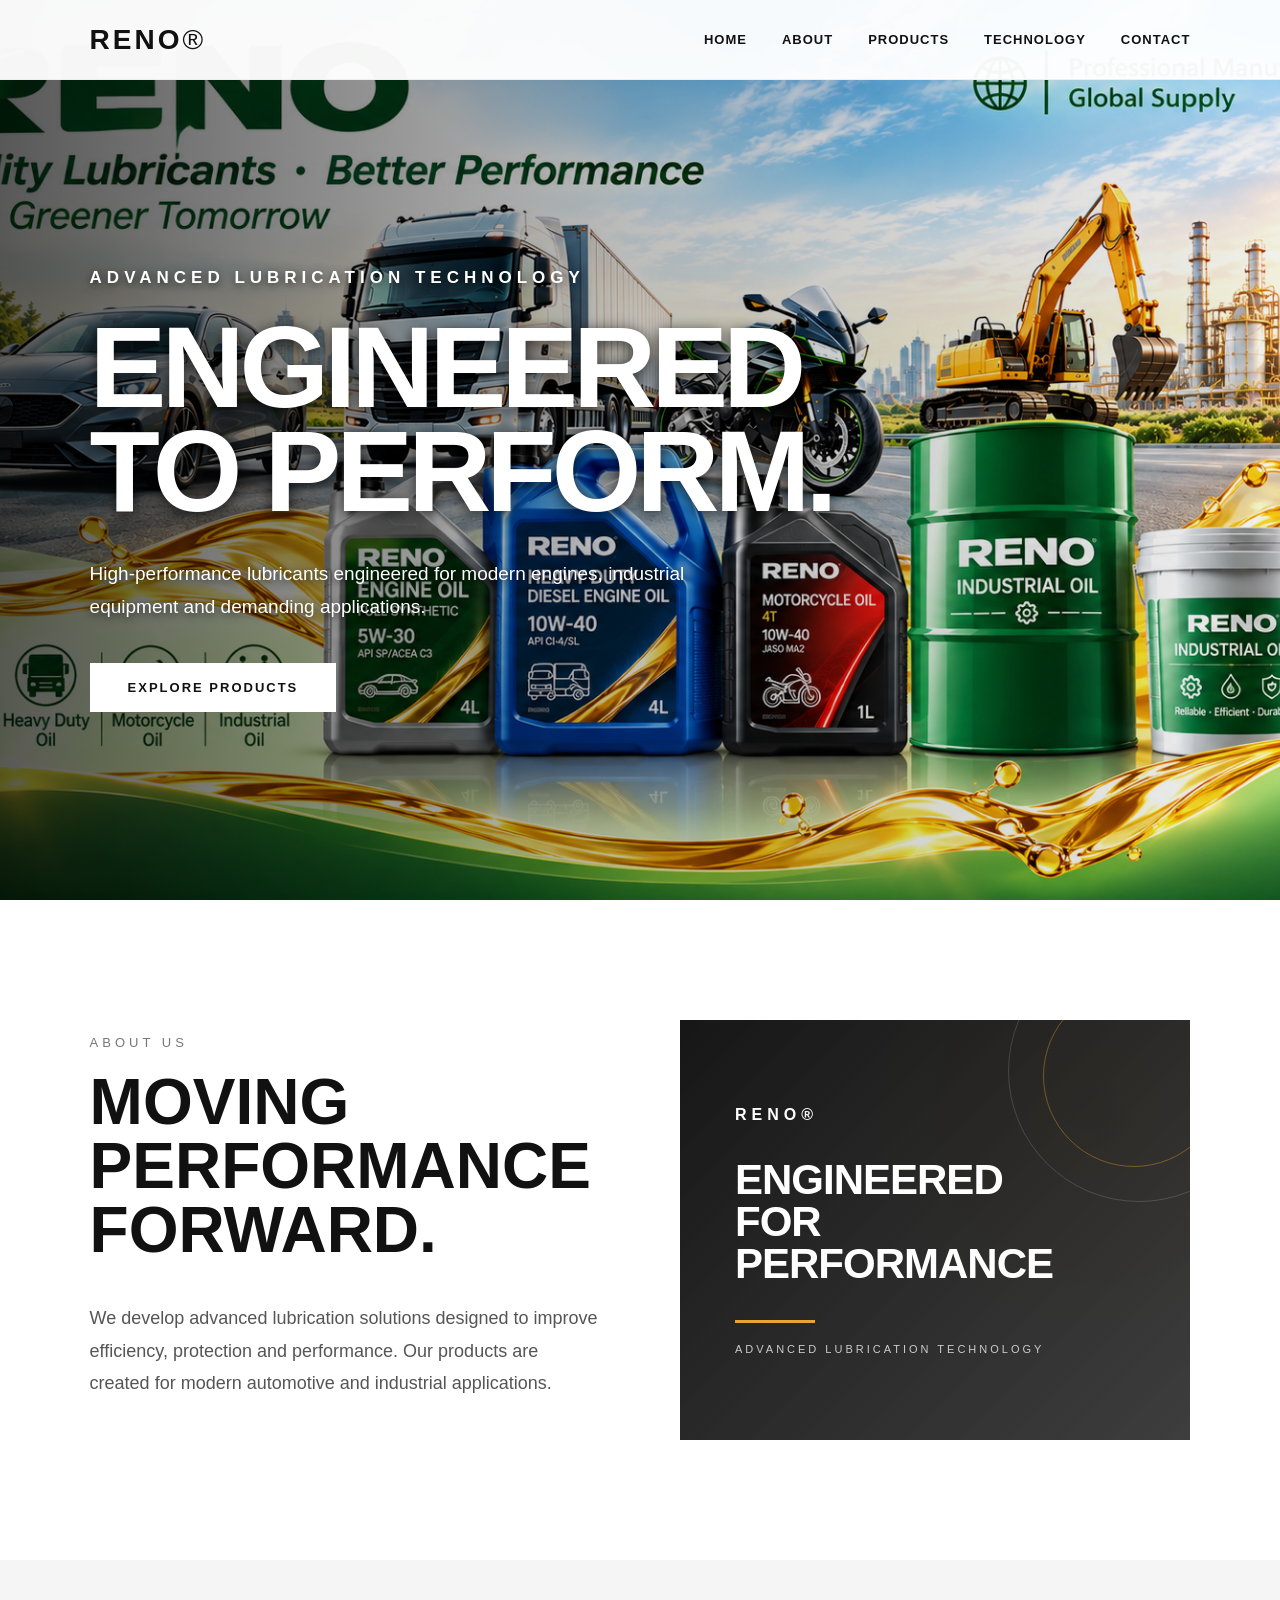
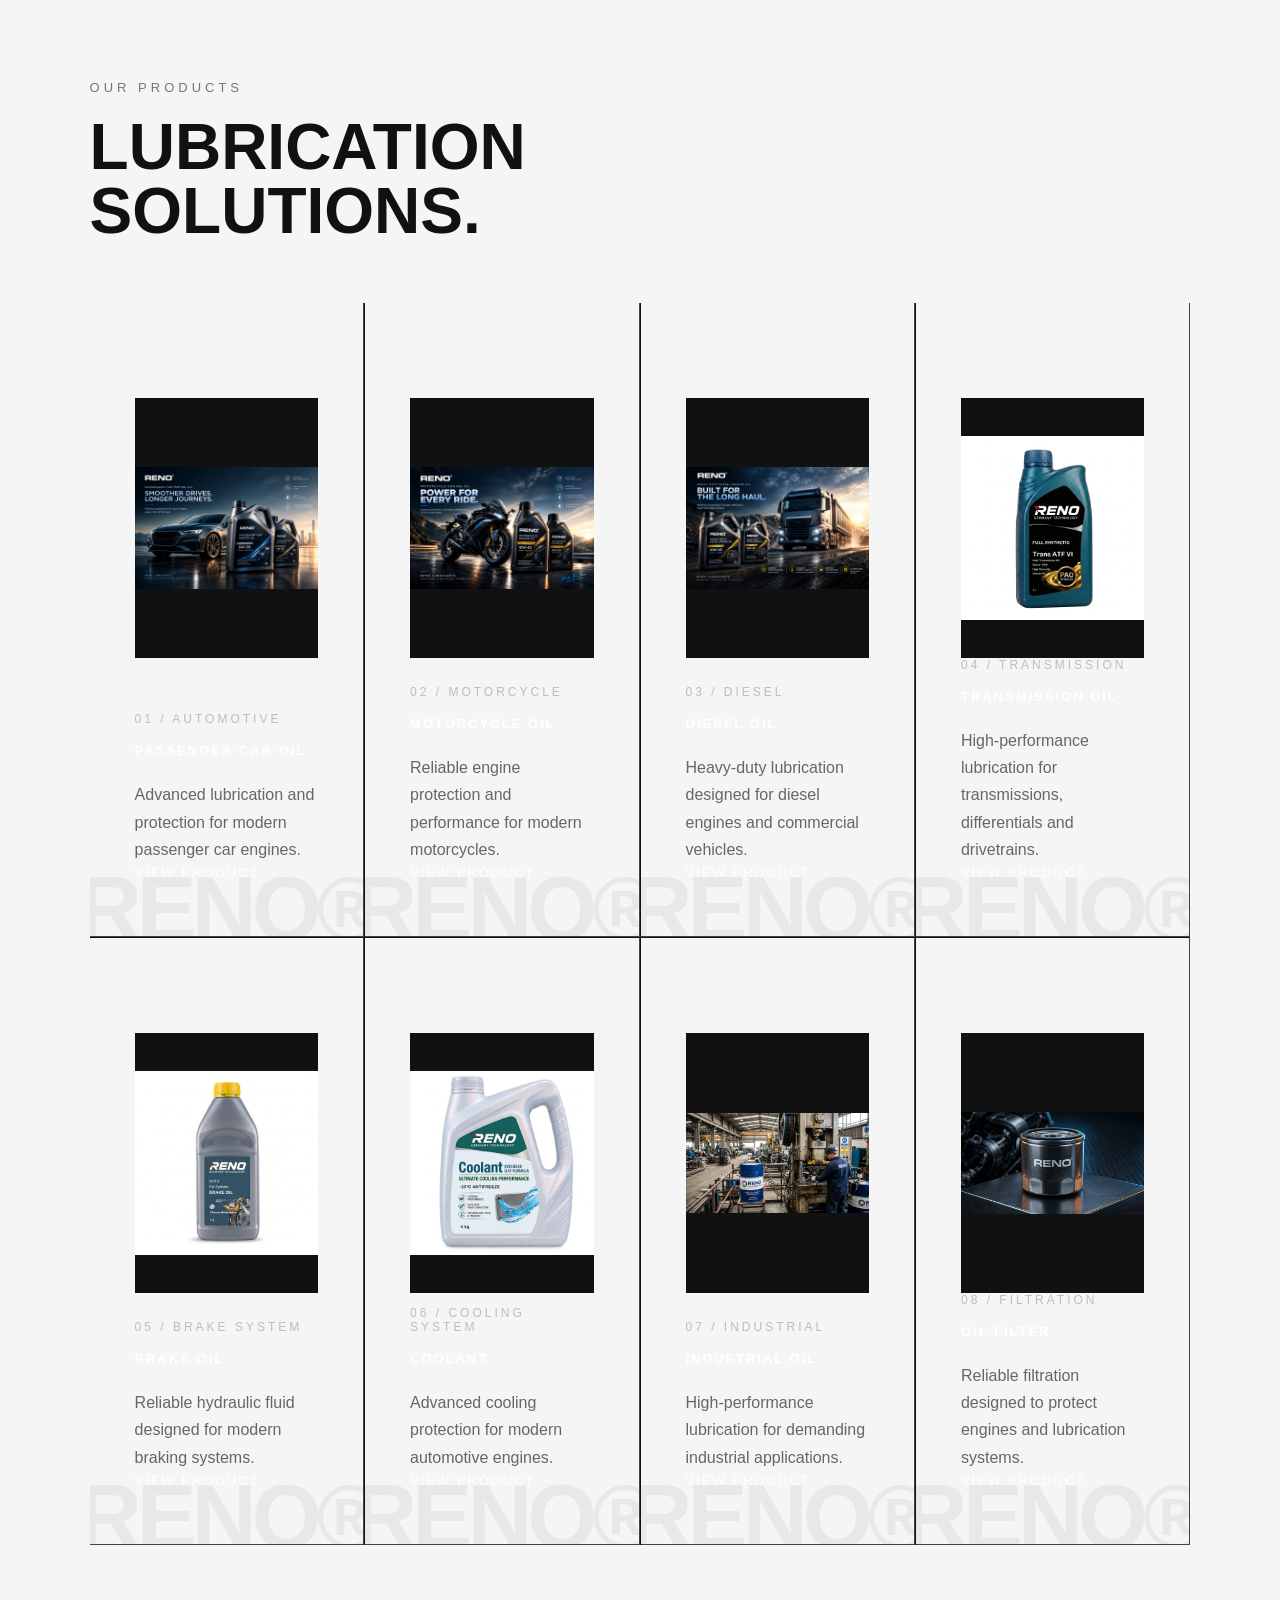
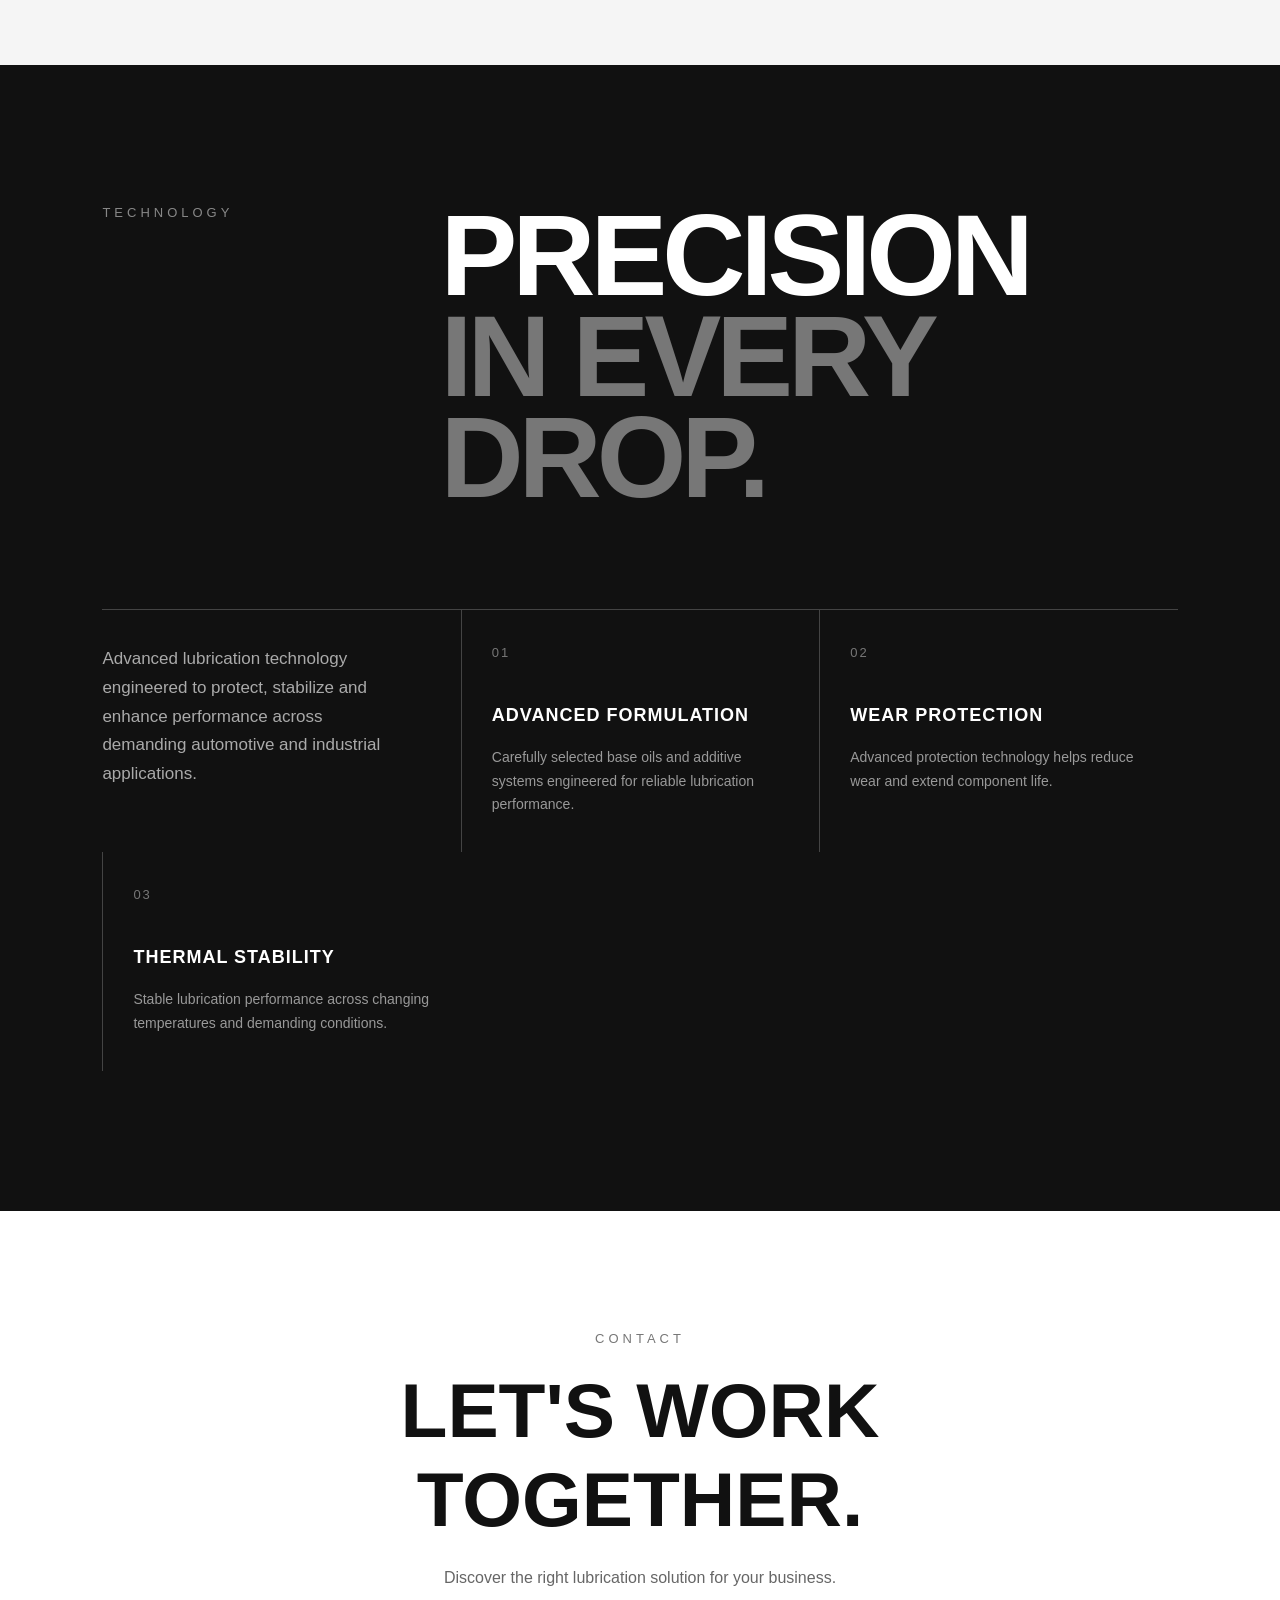
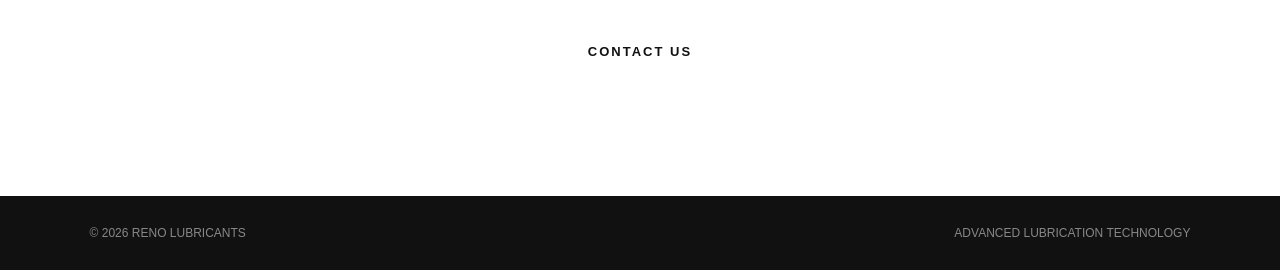
<file: index.html>
<!DOCTYPE html>
<html lang="en">
<head>
    <meta charset="UTF-8">
    <meta name="viewport" content="width=device-width, initial-scale=1.0">
<link rel="stylesheet" href="css/style.css">
    <title>RENO Lubricants</title>

    
</head>

<body>

    <!-- Navigation -->

    <header>
        <div class="logo">
            RENO<span>®</span>
        </div>

        <nav>
            <a href="#home">HOME</a>
            <a href="about.html">ABOUT</a>
            <div class="nav-dropdown">
    <a href="products.html">PRODUCTS</a>

    <div class="dropdown-menu">
        <a href="passenger-car-oil.html">PASSENGER CAR OIL</a>
        <a href="motorcycle-oil.html">MOTORCYCLE OIL</a>
        <a href="diesel-oil.html">DIESEL OIL</a>
        <a href="transmission-oil.html">TRANSMISSION OIL</a>
        <a href="brake-oil.html">BRAKE OIL</a>
        <a href="coolant.html">COOLANT</a>
        <a href="industrial-oil-new.html">INDUSTRIAL OIL</a>
        <a href="oil-filter.html">OIL FILTER</a>
    </div>
</div>
            <a href="#technology">TECHNOLOGY</a>
            <a href="#contact">CONTACT</a>
        </nav>
    </header>


    <!-- Hero -->

    <section class="hero" id="home">

        <div class="hero-content">

            <div class="hero-small">
                ADVANCED LUBRICATION TECHNOLOGY
            </div>

            <h1>
                ENGINEERED<br>
                TO PERFORM.
            </h1>

            <p>
                High-performance lubricants engineered for
                modern engines, industrial equipment and demanding
                applications.
            </p>

            <a class="button" href="#products">
                EXPLORE PRODUCTS
            </a>

        </div>

    </section>


    <!-- About -->

    <section id="about">

        <div class="about">

            <div class="about-text">

                <div class="section-title">
                    ABOUT US
                </div>

                <h2 class="section-heading">
                    MOVING<br>
                    PERFORMANCE
                    FORWARD.
                </h2>

                <p>
                    We develop advanced lubrication solutions designed
                    to improve efficiency, protection and performance.
                    Our products are created for modern automotive and
                    industrial applications.
                </p>

            </div>

<div class="about-box">
    <div class="about-box-number">RENO®</div>
    <div class="about-box-text">
        ENGINEERED<br>
        FOR PERFORMANCE
    </div>
    <div class="about-box-line"></div>
    <div class="about-box-small">
        ADVANCED LUBRICATION TECHNOLOGY
    </div>
</div>

        </div>

    </section>


    <!-- Products -->

    <section class="products-section" id="products">

    <div class="section-title">
        OUR PRODUCTS
    </div>

    <h2 class="section-heading">
        LUBRICATION<br>
        SOLUTIONS.
    </h2>

    <div class="products">

<!-- 01 Passenger Car Oil -->
<div class="product-card">

    <a href="passenger-car-oil.html" class="product-image">
        <img src="images/passenger-car.jpg" alt="Passenger Car Oil">
    </a>

    <div class="product-info">

        <div class="product-number">
            01 / AUTOMOTIVE
        </div>

        <h3>
            <a href="passenger-car-oil.html">PASSENGER CAR OIL</a>
        </h3>

        <p>
            Advanced lubrication and protection for
            modern passenger car engines.
        </p>

        <a href="passenger-car-oil.html" class="product-link">
            VIEW PRODUCT →
        </a>

    </div>

</div>


        <!-- 02 Motorcycle Oil -->
        <div class="product-card">

    <a href="motorcycle-oil.html" class="product-image">
        <img src="images/motorcycle.jpg" alt="Motorcycle Oil">
    </a>

    <div class="product-info">

        <div class="product-number">
            02 / MOTORCYCLE
        </div>

        <h3>
            <a href="motorcycle-oil.html">MOTORCYCLE OIL</a>
        </h3>

        <p>
            Reliable engine protection and performance
            for modern motorcycles.
        </p>

        <a href="motorcycle-oil.html" class="product-link">
            VIEW PRODUCT →
        </a>

    </div>

</div>


        <!-- 03 Diesel Oil -->
        <div class="product-card">

    <a href="diesel-oil.html" class="product-image">
        <img src="images/diesel.jpg" alt="Diesel Oil">
    </a>

    <div class="product-info">

        <div class="product-number">
            03 / DIESEL
        </div>

        <h3>
            <a href="diesel-oil.html">DIESEL OIL</a>
        </h3>

        <p>
            Heavy-duty lubrication designed for
            diesel engines and commercial vehicles.
        </p>

        <a href="diesel-oil.html" class="product-link">
            VIEW PRODUCT →
        </a>

    </div>

</div>


        <!-- 04 Transmission Oil -->
       <div class="product-card">

    <a href="transmission-oil.html" class="product-image">
        <img src="images/transmission.jpg" alt="Transmission Oil">
    </a>

    <div class="product-info">

        <div class="product-number">
            04 / TRANSMISSION
        </div>

        <h3>
            <a href="transmission-oil.html">TRANSMISSION OIL</a>
        </h3>

        <p>
            High-performance lubrication for
            transmissions, differentials and drivetrains.
        </p>

        <a href="transmission-oil.html" class="product-link">
            VIEW PRODUCT →
        </a>

    </div>

</div>


        <!-- 05 Brake Oil -->
        <div class="product-card">

    <a href="brake-oil.html" class="product-image">
        <img src="images/brake.jpg" alt="Brake Oil">
    </a>

    <div class="product-info">

        <div class="product-number">
            05 / BRAKE SYSTEM
        </div>

        <h3>
            <a href="brake-oil.html">BRAKE OIL</a>
        </h3>

        <p>
            Reliable hydraulic fluid designed for
            modern braking systems.
        </p>

        <a href="brake-oil.html" class="product-link">
            VIEW PRODUCT →
        </a>

    </div>

</div>


        <!-- 06 Coolant -->
        <div class="product-card">

    <a href="coolant.html" class="product-image">
        <img src="images/coolant.jpg" alt="Coolant">
    </a>

    <div class="product-info">

        <div class="product-number">
            06 / COOLING SYSTEM
        </div>

        <h3>
            <a href="coolant.html">COOLANT</a>
        </h3>

        <p>
            Advanced cooling protection for
            modern automotive engines.
        </p>

        <a href="coolant.html" class="product-link">
            VIEW PRODUCT →
        </a>

    </div>

</div>


        <!-- 07 Industrial Oil -->
       <div class="product-card">

    <a href="industrial-oil-new.html" class="product-image">
        <img src="images/industrial.jpg" alt="Industrial Oil">
    </a>

    <div class="product-info">

        <div class="product-number">
            07 / INDUSTRIAL
        </div>

        <h3>
            <a href="industrial-oil-new.html">INDUSTRIAL OIL</a>
        </h3>

        <p>
            High-performance lubrication for
            demanding industrial applications.
        </p>

        <a href="industrial-oil-new.html" class="product-link">
            VIEW PRODUCT →
        </a>

    </div>

</div>

        <!-- 08 Oil Filter -->
        <div class="product-card">

    <a href="oil-filter.html" class="product-image">
        <img src="images/filter.jpg" alt="Oil Filter">
    </a>

    <div class="product-info">

        <div class="product-number">
            08 / FILTRATION
        </div>

        <h3>
            <a href="oil-filter.html">OIL FILTER</a>
        </h3>

        <p>
            Reliable filtration designed to protect
            engines and lubrication systems.
        </p>

        <a href="oil-filter.html" class="product-link">
            VIEW PRODUCT →
        </a>

    </div>

</div>

</section>


<!-- Technology -->

<section class="technology" id="technology">

    <div class="technology-header">

        <div class="section-title">
            TECHNOLOGY
        </div>

        <div class="technology-main-title">
            PRECISION<br>
            <span>IN EVERY DROP.</span>
        </div>

    </div>


    <div class="technology-grid">

        <div class="technology-intro">
            <p>
                Advanced lubrication technology engineered to protect,
                stabilize and enhance performance across demanding
                automotive and industrial applications.
            </p>
        </div>


        <div class="technology-item">

            <span class="technology-number">01</span>

            <div>
                <h3>ADVANCED FORMULATION</h3>
                <p>
                    Carefully selected base oils and additive systems
                    engineered for reliable lubrication performance.
                </p>
            </div>

        </div>


        <div class="technology-item">

            <span class="technology-number">02</span>

            <div>
                <h3>WEAR PROTECTION</h3>
                <p>
                    Advanced protection technology helps reduce wear
                    and extend component life.
                </p>
            </div>

        </div>


        <div class="technology-item">

            <span class="technology-number">03</span>

            <div>
                <h3>THERMAL STABILITY</h3>
                <p>
                    Stable lubrication performance across changing
                    temperatures and demanding conditions.
                </p>
            </div>

        </div>

    </div>

</section>


    <!-- Contact -->

    <section class="contact" id="contact">

        <div class="section-title">
            CONTACT
        </div>

        <h2>
            LET'S WORK<br>
            TOGETHER.
        </h2>

        <p>
            Discover the right lubrication solution for your business.
        </p>

        <a class="button" href="mailto:info@example.com">
            CONTACT US
        </a>

    </section>


    <!-- Footer -->

    <footer>

        <div>
            © 2026 RENO LUBRICANTS
        </div>

        <div>
            ADVANCED LUBRICATION TECHNOLOGY
        </div>

    </footer>
<script src="js/script.js"></script>
</body>
</html>
</file>
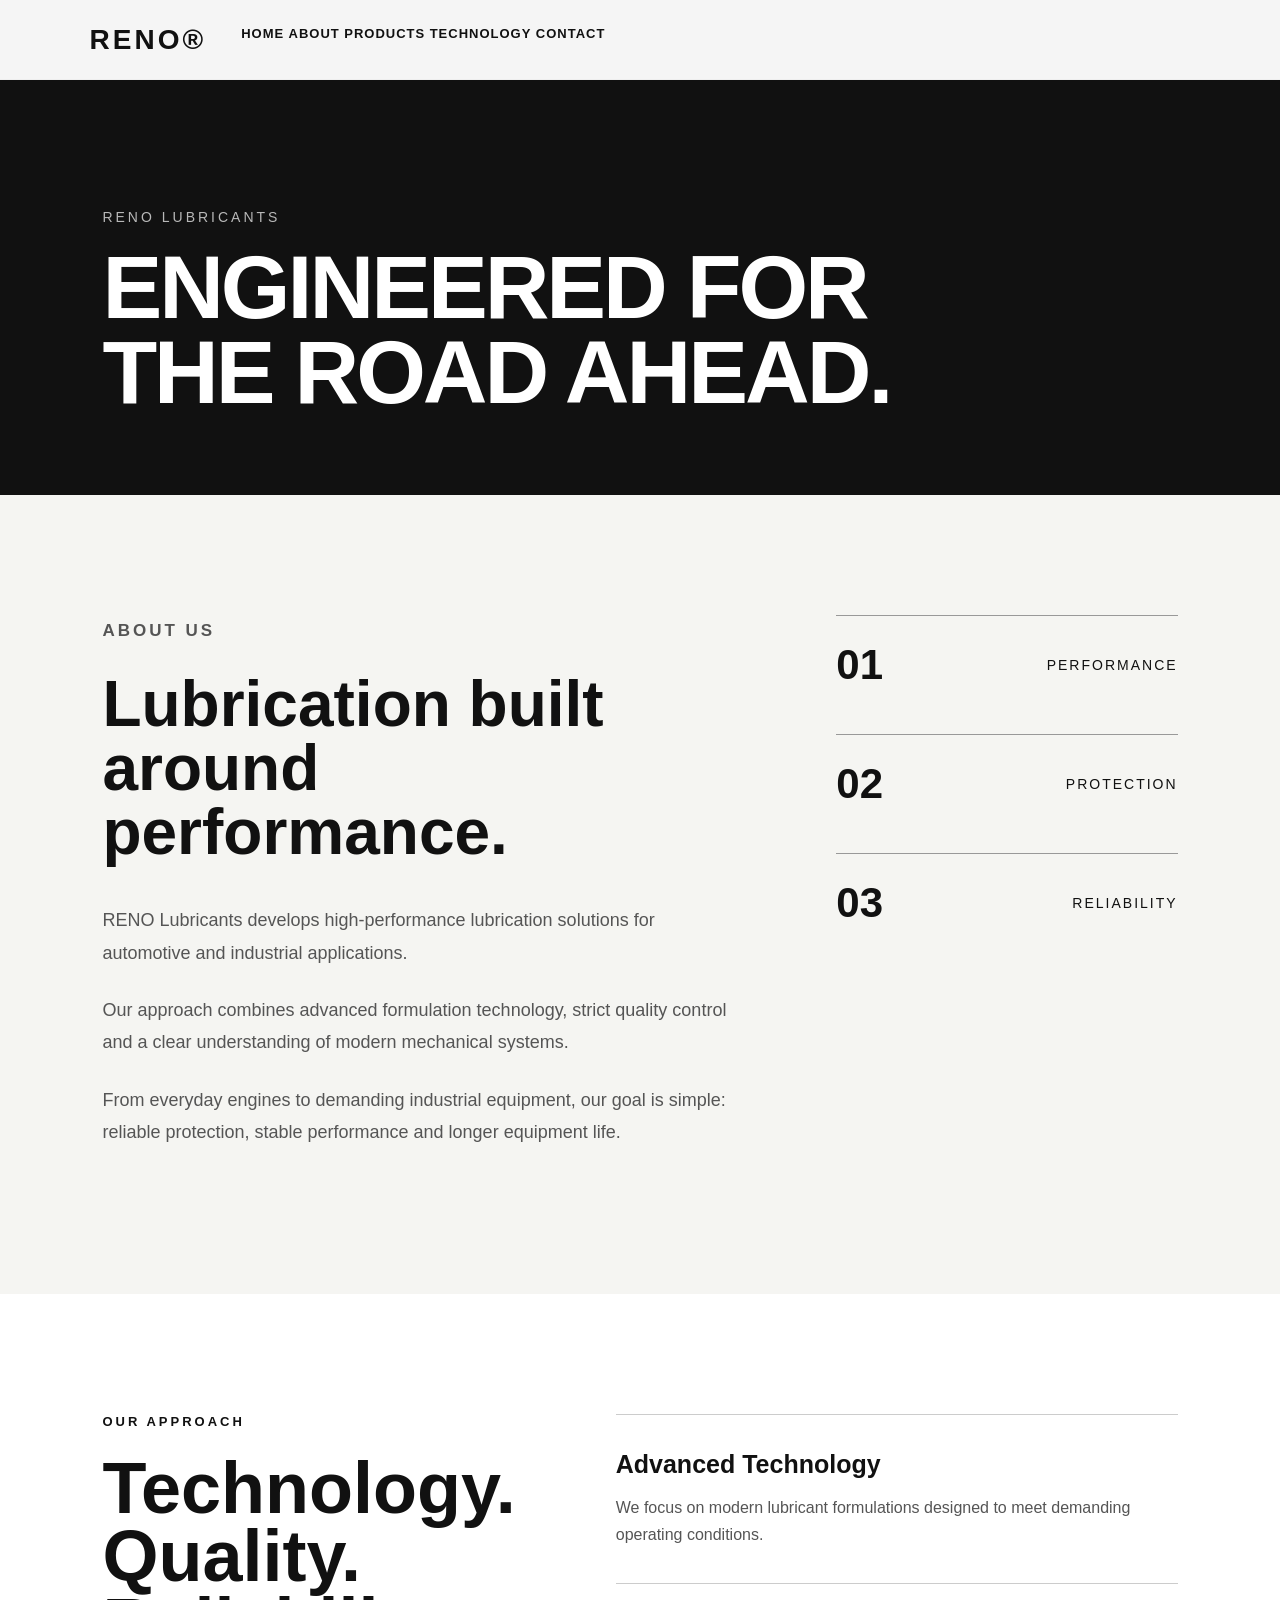
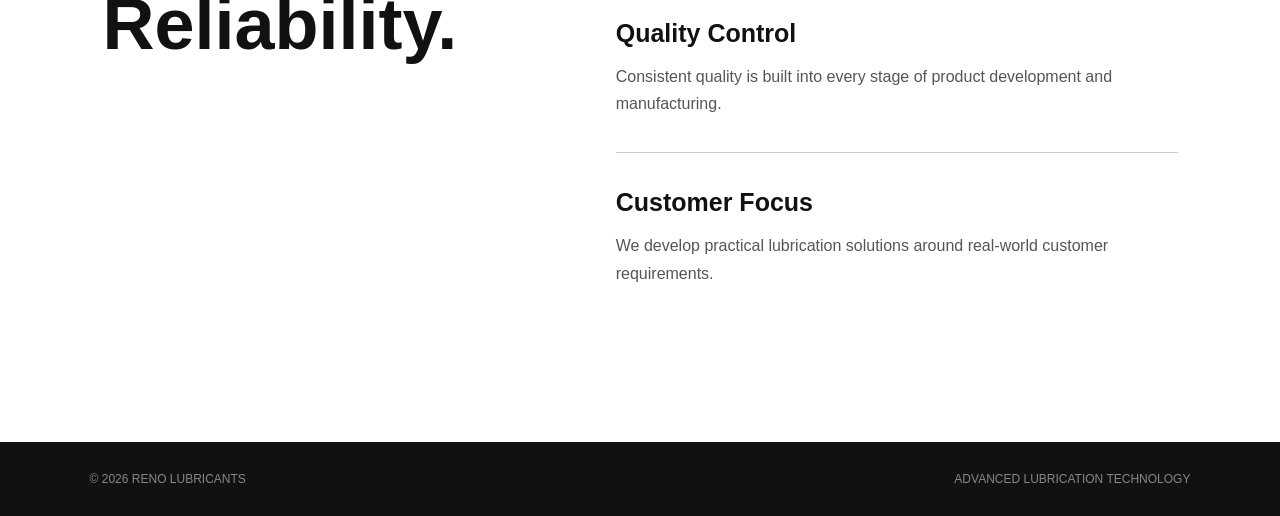
<file: about.html>
<!DOCTYPE html>
<html lang="en">
<head>
    <meta charset="UTF-8">
    <meta name="viewport" content="width=device-width, initial-scale=1.0">

    <link rel="stylesheet" href="css/style.css">

    <title>About Us | RENO Lubricants</title>
</head>

<body>

    <header>
        <nav>
            <div class="logo">RENO®</div>

            <div class="nav-links">
                <a href="index.html">HOME</a>
                <a href="about.html">ABOUT</a>
                <a href="index.html#products">PRODUCTS</a>
                <a href="index.html#technology">TECHNOLOGY</a>
                <a href="index.html#contact">CONTACT</a>
            </div>
        </nav>
    </header>


    <main>

        <section class="page-hero">
            <div>
                <p>RENO LUBRICANTS</p>
                <h1>ENGINEERED FOR<br>THE ROAD AHEAD.</h1>
            </div>
        </section>


        <section class="about-content">

            <div class="about-text">
                <p class="section-label">ABOUT US</p>

                <h2>Lubrication built around performance.</h2>

                <p>
                    RENO Lubricants develops high-performance lubrication
                    solutions for automotive and industrial applications.
                </p>

                <p>
                    Our approach combines advanced formulation technology,
                    strict quality control and a clear understanding of
                    modern mechanical systems.
                </p>

                <p>
                    From everyday engines to demanding industrial equipment,
                    our goal is simple: reliable protection, stable
                    performance and longer equipment life.
                </p>
            </div>


            <div class="about-stats">

                <div class="stat">
                    <strong>01</strong>
                    <span>Performance</span>
                </div>

                <div class="stat">
                    <strong>02</strong>
                    <span>Protection</span>
                </div>

                <div class="stat">
                    <strong>03</strong>
                    <span>Reliability</span>
                </div>

            </div>

        </section>


        <section class="about-values">

            <div>
                <p class="section-label">OUR APPROACH</p>
                <h2>Technology.<br>Quality.<br>Reliability.</h2>
            </div>

            <div class="value-list">

                <div class="value-item">
                    <h3>Advanced Technology</h3>
                    <p>
                        We focus on modern lubricant formulations designed
                        to meet demanding operating conditions.
                    </p>
                </div>

                <div class="value-item">
                    <h3>Quality Control</h3>
                    <p>
                        Consistent quality is built into every stage of
                        product development and manufacturing.
                    </p>
                </div>

                <div class="value-item">
                    <h3>Customer Focus</h3>
                    <p>
                        We develop practical lubrication solutions around
                        real-world customer requirements.
                    </p>
                </div>

            </div>

        </section>

    </main>


    <footer>

        <div>
            © 2026 RENO LUBRICANTS
        </div>

        <div>
            ADVANCED LUBRICATION TECHNOLOGY
        </div>

    </footer>


    <script src="js/script.js"></script>

</body>
</html>
</file>
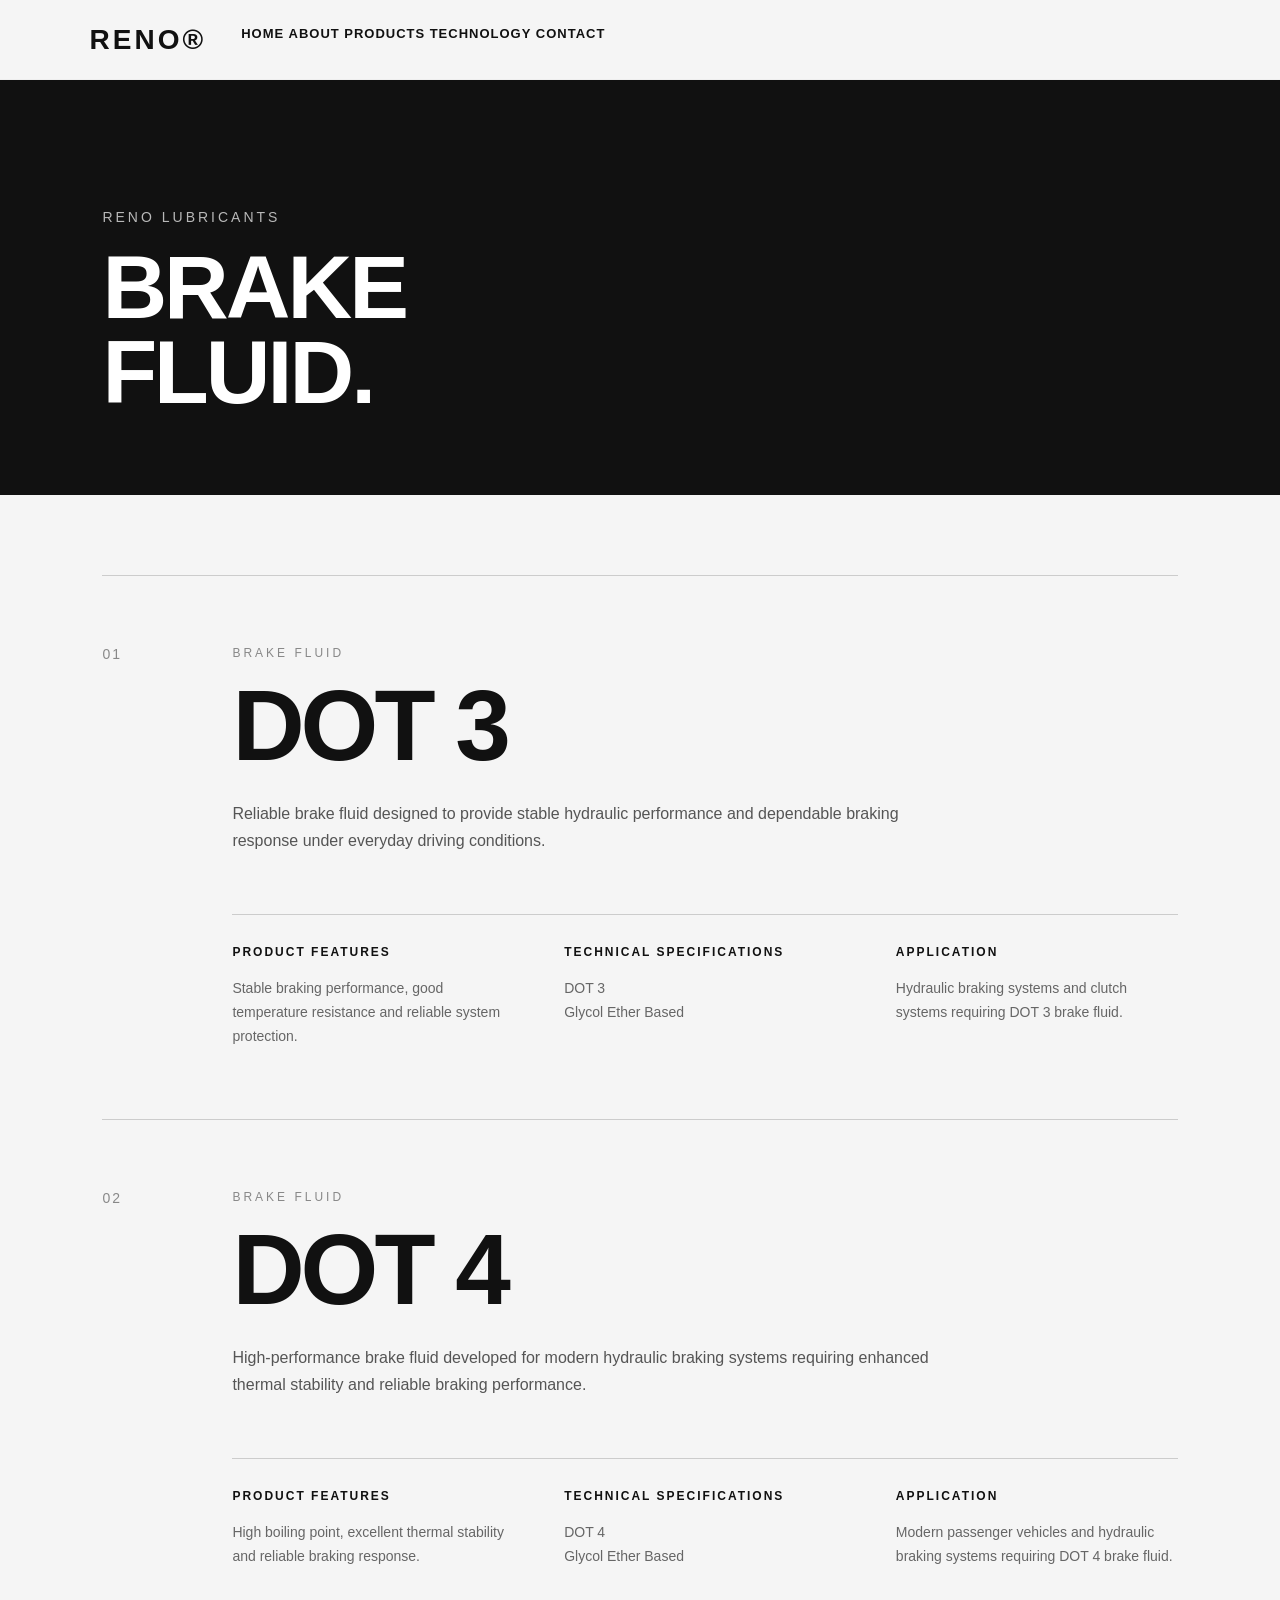
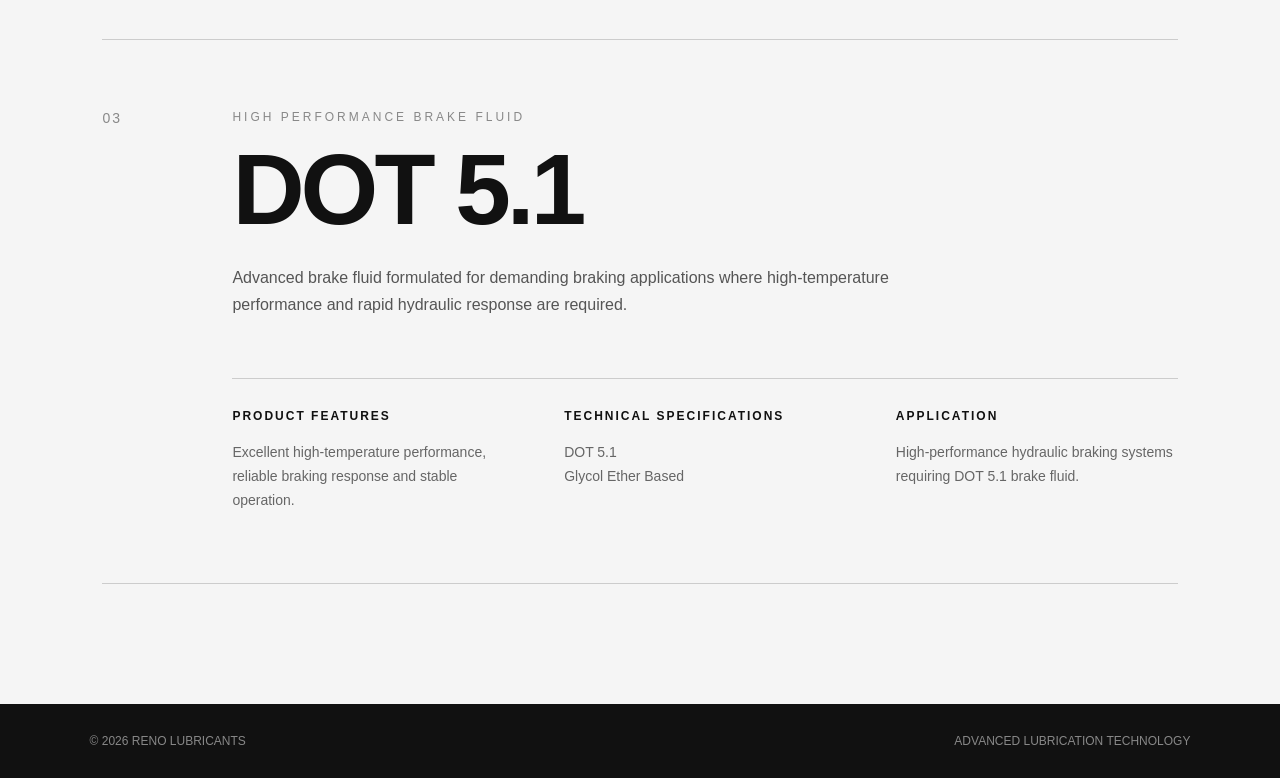
<file: brake-oil.html>
<!DOCTYPE html>
<html lang="en">
<head>
    <meta charset="UTF-8">
    <meta name="viewport" content="width=device-width, initial-scale=1.0">

    <link rel="stylesheet" href="css/style.css">

    <title>Brake Oil | RENO Lubricants</title>
</head>

<body>

    <header>
        <nav>
            <div class="logo">RENO®</div>

            <div class="nav-links">
                <a href="index.html">HOME</a>
                <a href="about.html">ABOUT</a>
                <a href="products.html">PRODUCTS</a>
                <a href="index.html#technology">TECHNOLOGY</a>
                <a href="index.html#contact">CONTACT</a>
            </div>
        </nav>
    </header>


    <main>

        <section class="page-hero">
            <div>
                <p>RENO LUBRICANTS</p>
                <h1>BRAKE<br>FLUID.</h1>
            </div>
        </section>


        <section class="product-models">

            <!-- DOT 3 -->
            <article class="model-card">

                <div class="model-number">01</div>

                <div class="model-content">

                    <p class="model-type">
                        BRAKE FLUID
                    </p>

                    <h2>DOT 3</h2>

                    <p class="model-description">
                        Reliable brake fluid designed to provide stable
                        hydraulic performance and dependable braking response
                        under everyday driving conditions.
                    </p>

                    <div class="model-info">

                        <div>
                            <h3>PRODUCT FEATURES</h3>
                            <p>
                                Stable braking performance, good temperature
                                resistance and reliable system protection.
                            </p>
                        </div>

                        <div>
                            <h3>TECHNICAL SPECIFICATIONS</h3>
                            <p>
                                DOT 3<br>
                                Glycol Ether Based
                            </p>
                        </div>

                        <div>
                            <h3>APPLICATION</h3>
                            <p>
                                Hydraulic braking systems and clutch systems
                                requiring DOT 3 brake fluid.
                            </p>
                        </div>

                    </div>

                </div>

            </article>


            <!-- DOT 4 -->
            <article class="model-card">

                <div class="model-number">02</div>

                <div class="model-content">

                    <p class="model-type">
                        BRAKE FLUID
                    </p>

                    <h2>DOT 4</h2>

                    <p class="model-description">
                        High-performance brake fluid developed for modern
                        hydraulic braking systems requiring enhanced thermal
                        stability and reliable braking performance.
                    </p>

                    <div class="model-info">

                        <div>
                            <h3>PRODUCT FEATURES</h3>
                            <p>
                                High boiling point, excellent thermal stability
                                and reliable braking response.
                            </p>
                        </div>

                        <div>
                            <h3>TECHNICAL SPECIFICATIONS</h3>
                            <p>
                                DOT 4<br>
                                Glycol Ether Based
                            </p>
                        </div>

                        <div>
                            <h3>APPLICATION</h3>
                            <p>
                                Modern passenger vehicles and hydraulic braking
                                systems requiring DOT 4 brake fluid.
                            </p>
                        </div>

                    </div>

                </div>

            </article>


            <!-- DOT 5.1 -->
            <article class="model-card">

                <div class="model-number">03</div>

                <div class="model-content">

                    <p class="model-type">
                        HIGH PERFORMANCE BRAKE FLUID
                    </p>

                    <h2>DOT 5.1</h2>

                    <p class="model-description">
                        Advanced brake fluid formulated for demanding braking
                        applications where high-temperature performance and
                        rapid hydraulic response are required.
                    </p>

                    <div class="model-info">

                        <div>
                            <h3>PRODUCT FEATURES</h3>
                            <p>
                                Excellent high-temperature performance,
                                reliable braking response and stable operation.
                            </p>
                        </div>

                        <div>
                            <h3>TECHNICAL SPECIFICATIONS</h3>
                            <p>
                                DOT 5.1<br>
                                Glycol Ether Based
                            </p>
                        </div>

                        <div>
                            <h3>APPLICATION</h3>
                            <p>
                                High-performance hydraulic braking systems
                                requiring DOT 5.1 brake fluid.
                            </p>
                        </div>

                    </div>

                </div>

            </article>

        </section>

    </main>


    <footer>

        <div>
            © 2026 RENO LUBRICANTS
        </div>

        <div>
            ADVANCED LUBRICATION TECHNOLOGY
        </div>

    </footer>


    <script src="js/script.js"></script>

</body>
</html>
</file>
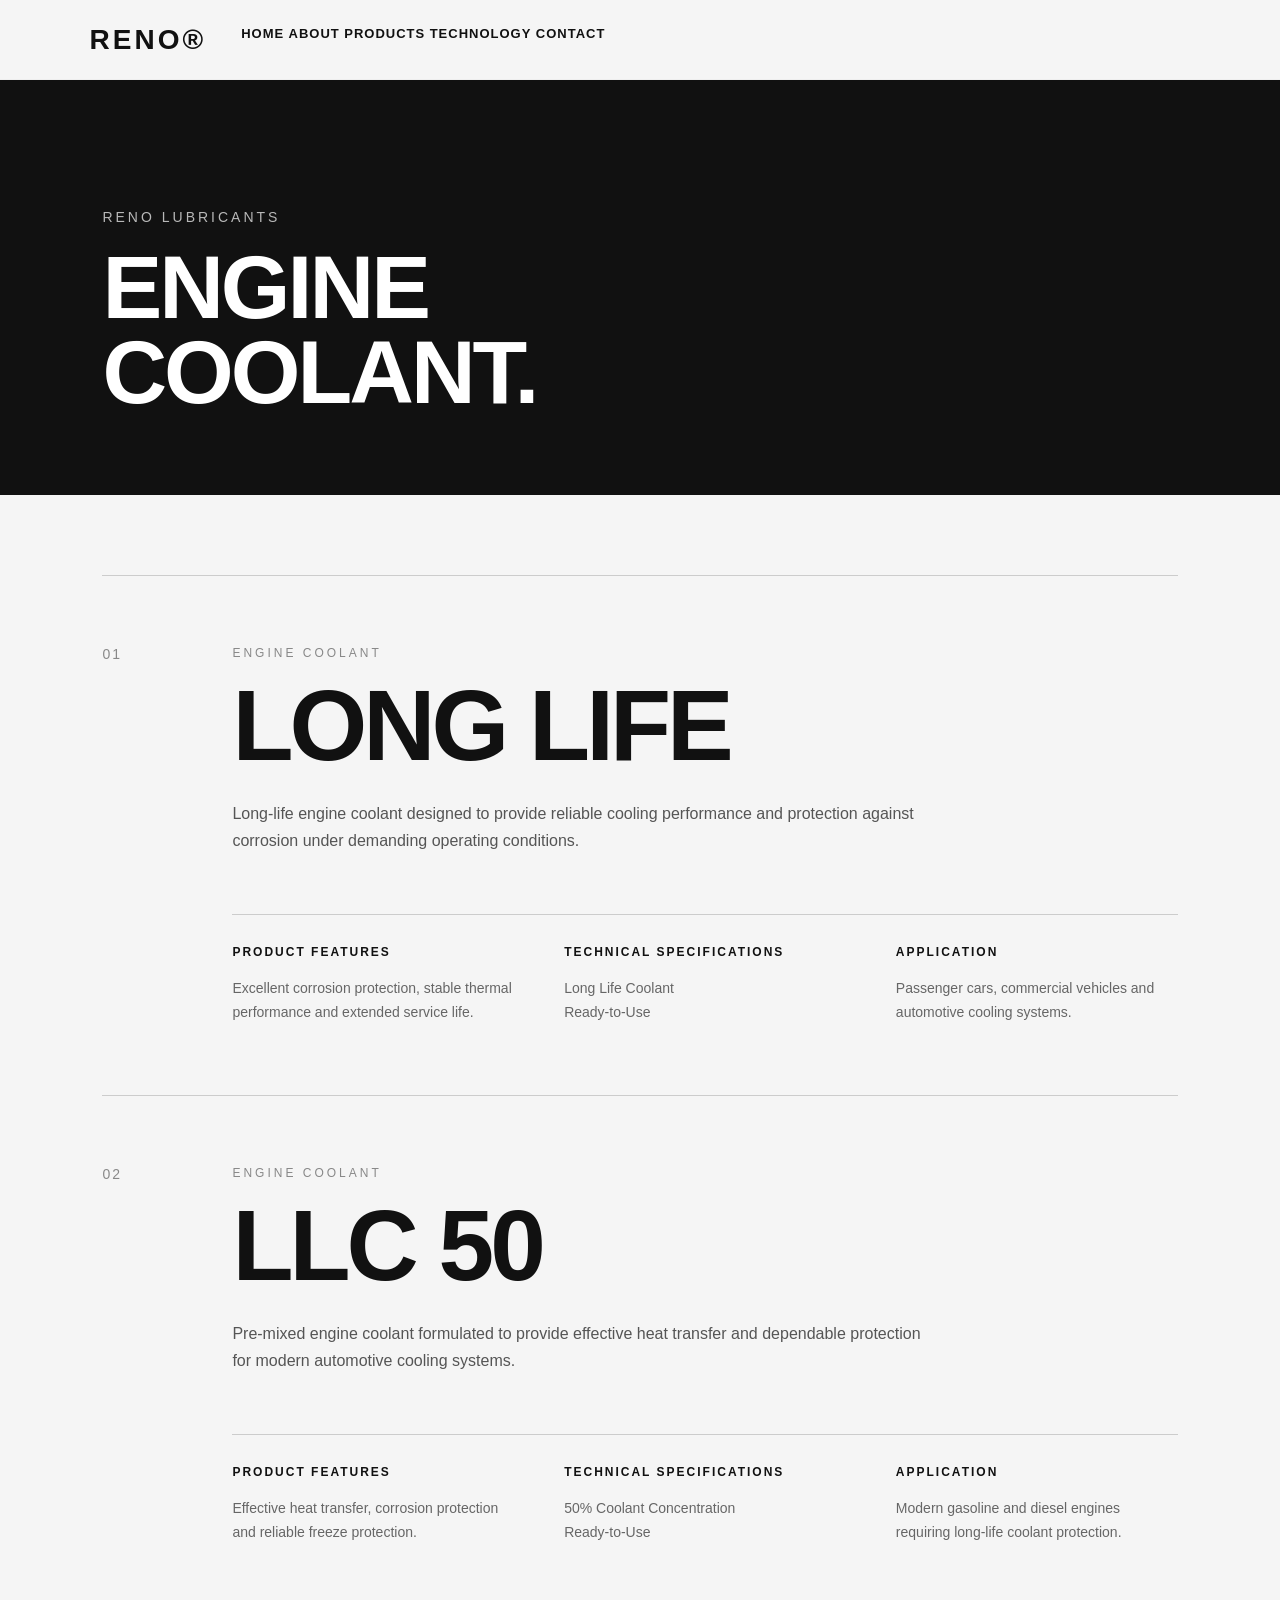
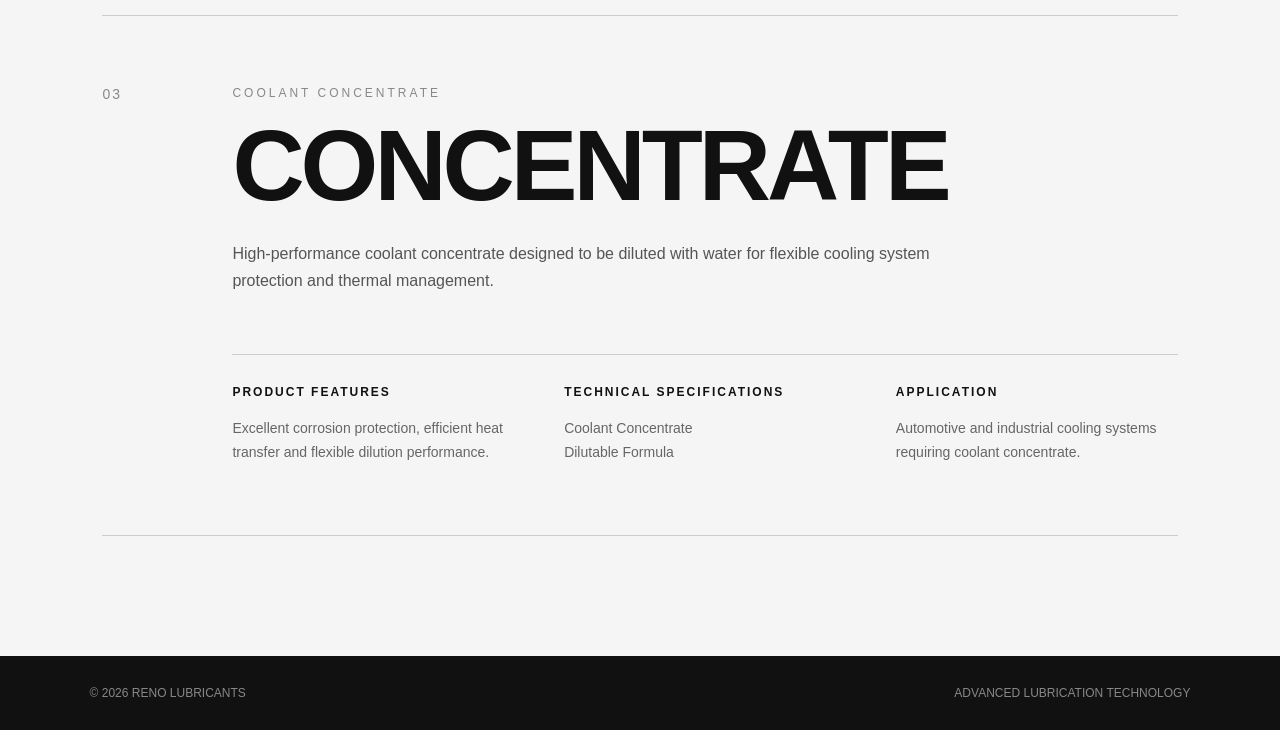
<file: coolant.html>
<!DOCTYPE html>
<html lang="en">
<head>
    <meta charset="UTF-8">
    <meta name="viewport" content="width=device-width, initial-scale=1.0">

    <link rel="stylesheet" href="css/style.css">

    <title>Coolant | RENO Lubricants</title>
</head>

<body>

    <header>
        <nav>
            <div class="logo">RENO®</div>

            <div class="nav-links">
                <a href="index.html">HOME</a>
                <a href="about.html">ABOUT</a>
                <a href="products.html">PRODUCTS</a>
                <a href="index.html#technology">TECHNOLOGY</a>
                <a href="index.html#contact">CONTACT</a>
            </div>
        </nav>
    </header>


    <main>

        <section class="page-hero">
            <div>
                <p>RENO LUBRICANTS</p>
                <h1>ENGINE<br>COOLANT.</h1>
            </div>
        </section>


        <section class="product-models">

            <!-- LONG LIFE COOLANT -->
            <article class="model-card">

                <div class="model-number">01</div>

                <div class="model-content">

                    <p class="model-type">
                        ENGINE COOLANT
                    </p>

                    <h2>LONG LIFE</h2>

                    <p class="model-description">
                        Long-life engine coolant designed to provide reliable
                        cooling performance and protection against corrosion
                        under demanding operating conditions.
                    </p>

                    <div class="model-info">

                        <div>
                            <h3>PRODUCT FEATURES</h3>
                            <p>
                                Excellent corrosion protection, stable thermal
                                performance and extended service life.
                            </p>
                        </div>

                        <div>
                            <h3>TECHNICAL SPECIFICATIONS</h3>
                            <p>
                                Long Life Coolant<br>
                                Ready-to-Use
                            </p>
                        </div>

                        <div>
                            <h3>APPLICATION</h3>
                            <p>
                                Passenger cars, commercial vehicles and
                                automotive cooling systems.
                            </p>
                        </div>

                    </div>

                </div>

            </article>


            <!-- LLC 50 -->
            <article class="model-card">

                <div class="model-number">02</div>

                <div class="model-content">

                    <p class="model-type">
                        ENGINE COOLANT
                    </p>

                    <h2>LLC 50</h2>

                    <p class="model-description">
                        Pre-mixed engine coolant formulated to provide effective
                        heat transfer and dependable protection for modern
                        automotive cooling systems.
                    </p>

                    <div class="model-info">

                        <div>
                            <h3>PRODUCT FEATURES</h3>
                            <p>
                                Effective heat transfer, corrosion protection
                                and reliable freeze protection.
                            </p>
                        </div>

                        <div>
                            <h3>TECHNICAL SPECIFICATIONS</h3>
                            <p>
                                50% Coolant Concentration<br>
                                Ready-to-Use
                            </p>
                        </div>

                        <div>
                            <h3>APPLICATION</h3>
                            <p>
                                Modern gasoline and diesel engines requiring
                                long-life coolant protection.
                            </p>
                        </div>

                    </div>

                </div>

            </article>


            <!-- COOLANT CONCENTRATE -->
            <article class="model-card">

                <div class="model-number">03</div>

                <div class="model-content">

                    <p class="model-type">
                        COOLANT CONCENTRATE
                    </p>

                    <h2>CONCENTRATE</h2>

                    <p class="model-description">
                        High-performance coolant concentrate designed to be
                        diluted with water for flexible cooling system
                        protection and thermal management.
                    </p>

                    <div class="model-info">

                        <div>
                            <h3>PRODUCT FEATURES</h3>
                            <p>
                                Excellent corrosion protection, efficient heat
                                transfer and flexible dilution performance.
                            </p>
                        </div>

                        <div>
                            <h3>TECHNICAL SPECIFICATIONS</h3>
                            <p>
                                Coolant Concentrate<br>
                                Dilutable Formula
                            </p>
                        </div>

                        <div>
                            <h3>APPLICATION</h3>
                            <p>
                                Automotive and industrial cooling systems
                                requiring coolant concentrate.
                            </p>
                        </div>

                    </div>

                </div>

            </article>

        </section>

    </main>


    <footer>

        <div>
            © 2026 RENO LUBRICANTS
        </div>

        <div>
            ADVANCED LUBRICATION TECHNOLOGY
        </div>

    </footer>


    <script src="js/script.js"></script>

</body>
</html>
</file>
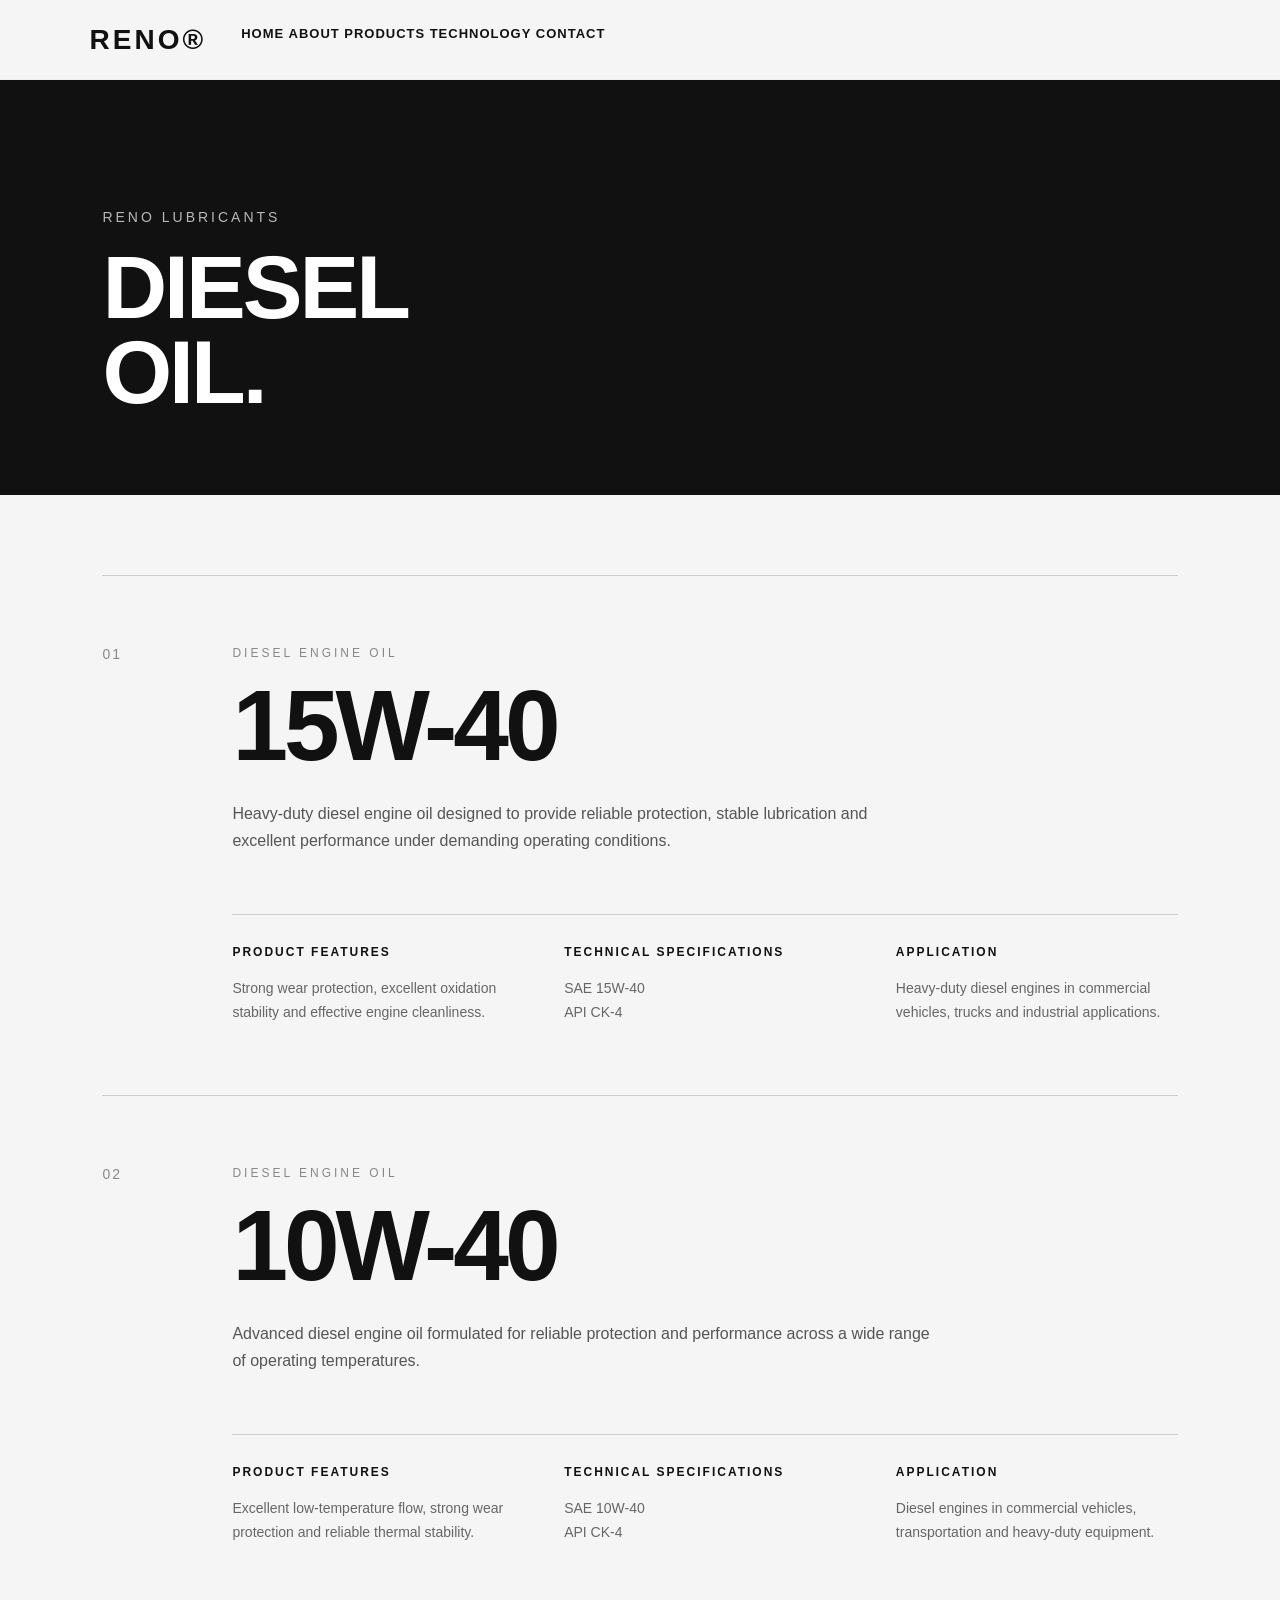
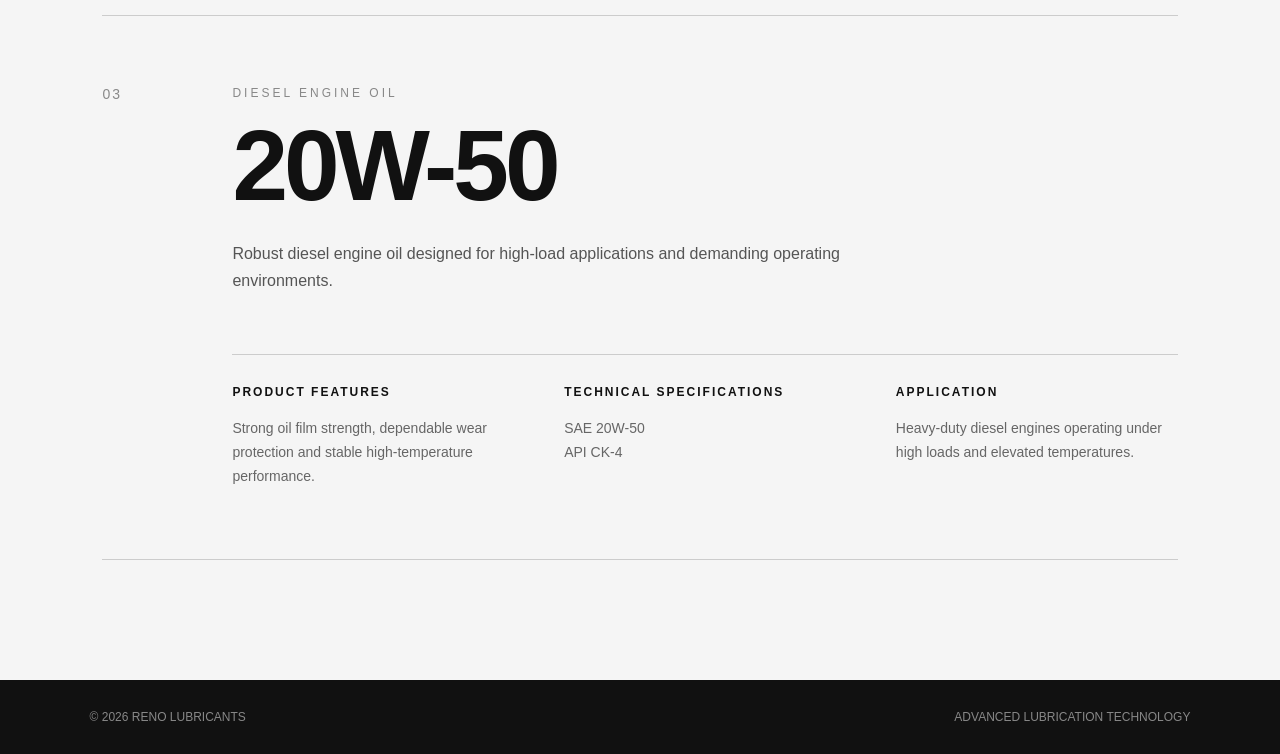
<file: diesel-oil.html>
<!DOCTYPE html>
<html lang="en">
<head>
    <meta charset="UTF-8">
    <meta name="viewport" content="width=device-width, initial-scale=1.0">

    <link rel="stylesheet" href="css/style.css">

    <title>Diesel Oil | RENO Lubricants</title>
</head>

<body>

    <header>
        <nav>
            <div class="logo">RENO®</div>

            <div class="nav-links">
                <a href="index.html">HOME</a>
                <a href="about.html">ABOUT</a>
                <a href="products.html">PRODUCTS</a>
                <a href="index.html#technology">TECHNOLOGY</a>
                <a href="index.html#contact">CONTACT</a>
            </div>
        </nav>
    </header>


    <main>

        <section class="page-hero">
            <div>
                <p>RENO LUBRICANTS</p>
                <h1>DIESEL<br>OIL.</h1>
            </div>
        </section>


        <section class="product-models">

            <!-- 15W-40 -->
            <article class="model-card">

                <div class="model-number">01</div>

                <div class="model-content">

                    <p class="model-type">
                        DIESEL ENGINE OIL
                    </p>

                    <h2>15W-40</h2>

                    <p class="model-description">
                        Heavy-duty diesel engine oil designed to provide
                        reliable protection, stable lubrication and excellent
                        performance under demanding operating conditions.
                    </p>

                    <div class="model-info">

                        <div>
                            <h3>PRODUCT FEATURES</h3>
                            <p>
                                Strong wear protection, excellent oxidation
                                stability and effective engine cleanliness.
                            </p>
                        </div>

                        <div>
                            <h3>TECHNICAL SPECIFICATIONS</h3>
                            <p>
                                SAE 15W-40<br>
                                API CK-4
                            </p>
                        </div>

                        <div>
                            <h3>APPLICATION</h3>
                            <p>
                                Heavy-duty diesel engines in commercial
                                vehicles, trucks and industrial applications.
                            </p>
                        </div>

                    </div>

                </div>

            </article>


            <!-- 10W-40 -->
            <article class="model-card">

                <div class="model-number">02</div>

                <div class="model-content">

                    <p class="model-type">
                        DIESEL ENGINE OIL
                    </p>

                    <h2>10W-40</h2>

                    <p class="model-description">
                        Advanced diesel engine oil formulated for reliable
                        protection and performance across a wide range of
                        operating temperatures.
                    </p>

                    <div class="model-info">

                        <div>
                            <h3>PRODUCT FEATURES</h3>
                            <p>
                                Excellent low-temperature flow, strong wear
                                protection and reliable thermal stability.
                            </p>
                        </div>

                        <div>
                            <h3>TECHNICAL SPECIFICATIONS</h3>
                            <p>
                                SAE 10W-40<br>
                                API CK-4
                            </p>
                        </div>

                        <div>
                            <h3>APPLICATION</h3>
                            <p>
                                Diesel engines in commercial vehicles,
                                transportation and heavy-duty equipment.
                            </p>
                        </div>

                    </div>

                </div>

            </article>


            <!-- 20W-50 -->
            <article class="model-card">

                <div class="model-number">03</div>

                <div class="model-content">

                    <p class="model-type">
                        DIESEL ENGINE OIL
                    </p>

                    <h2>20W-50</h2>

                    <p class="model-description">
                        Robust diesel engine oil designed for high-load
                        applications and demanding operating environments.
                    </p>

                    <div class="model-info">

                        <div>
                            <h3>PRODUCT FEATURES</h3>
                            <p>
                                Strong oil film strength, dependable wear
                                protection and stable high-temperature performance.
                            </p>
                        </div>

                        <div>
                            <h3>TECHNICAL SPECIFICATIONS</h3>
                            <p>
                                SAE 20W-50<br>
                                API CK-4
                            </p>
                        </div>

                        <div>
                            <h3>APPLICATION</h3>
                            <p>
                                Heavy-duty diesel engines operating under
                                high loads and elevated temperatures.
                            </p>
                        </div>

                    </div>

                </div>

            </article>

        </section>

    </main>


    <footer>

        <div>
            © 2026 RENO LUBRICANTS
        </div>

        <div>
            ADVANCED LUBRICATION TECHNOLOGY
        </div>

    </footer>


    <script src="js/script.js"></script>

</body>
</html>
</file>
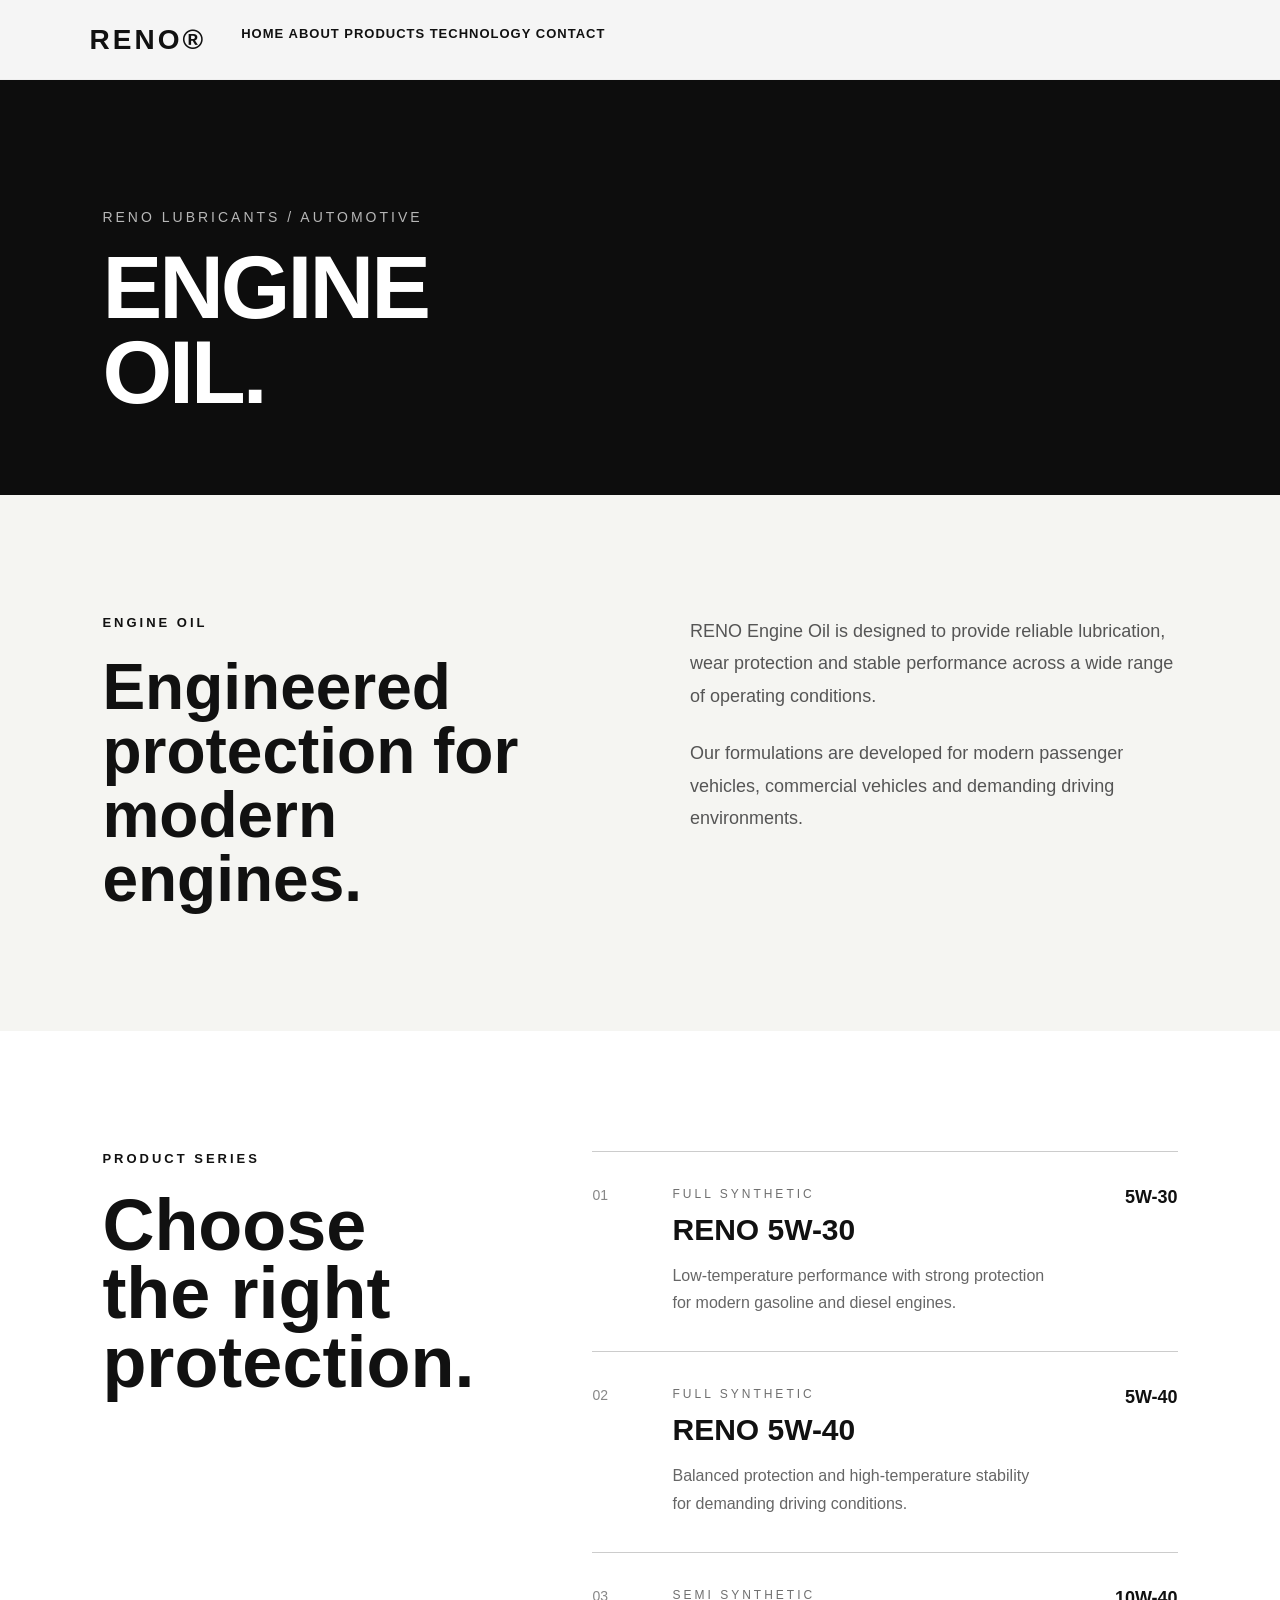
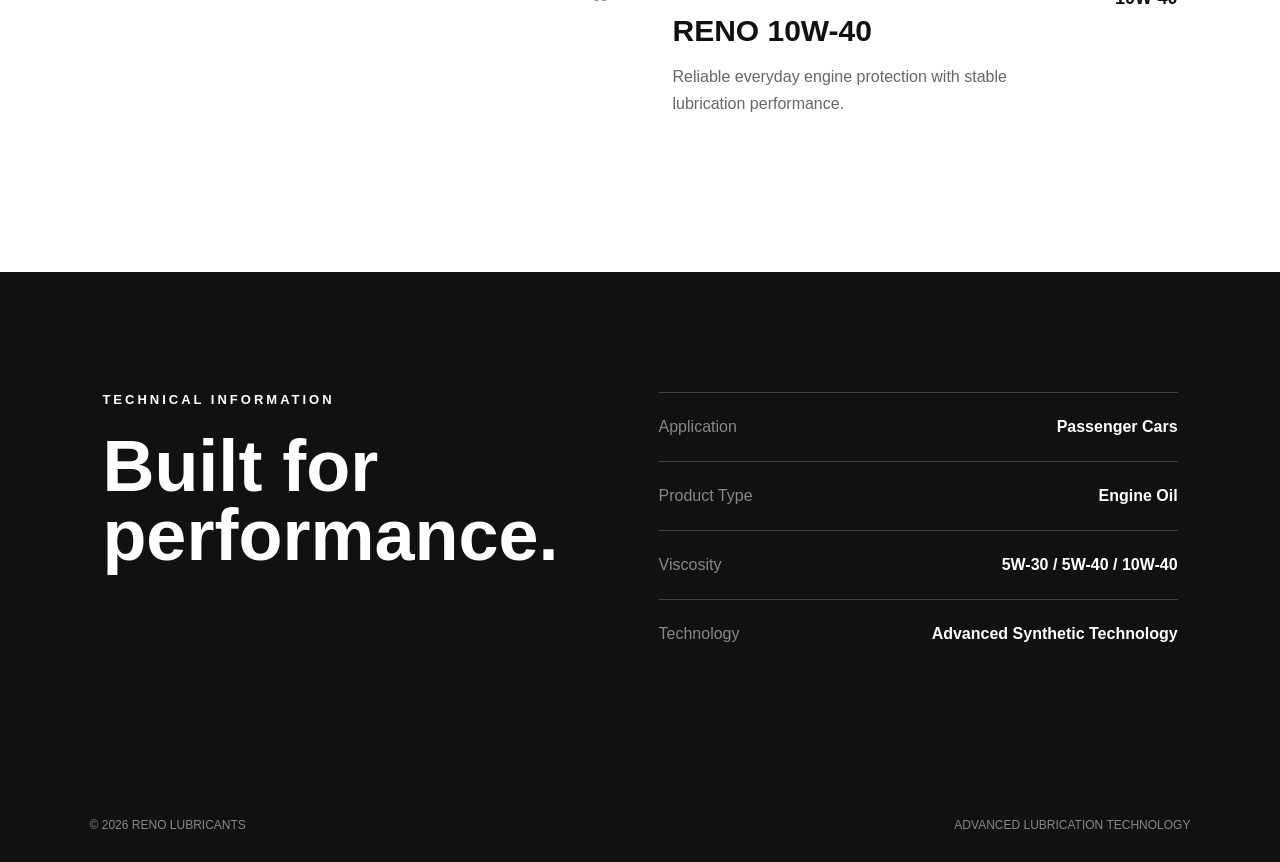
<file: engine-oil.html>
<!DOCTYPE html>
<html lang="en">
<head>
    <meta charset="UTF-8">
    <meta name="viewport" content="width=device-width, initial-scale=1.0">

    <link rel="stylesheet" href="css/style.css">

    <title>Engine Oil | RENO Lubricants</title>
</head>

<body>

    <header>
        <nav>
            <div class="logo">RENO®</div>

            <div class="nav-links">
                <a href="index.html">HOME</a>
                <a href="about.html">ABOUT</a>
                <a href="products.html">PRODUCTS</a>
                <a href="index.html#technology">TECHNOLOGY</a>
                <a href="index.html#contact">CONTACT</a>
            </div>
        </nav>
    </header>


    <main>

        <section class="page-hero product-detail-hero">
            <div>
                <p>RENO LUBRICANTS / AUTOMOTIVE</p>
                <h1>ENGINE<br>OIL.</h1>
            </div>
        </section>


        <section class="product-detail-intro">

            <div>
                <p class="section-label">ENGINE OIL</p>
                <h2>Engineered protection for modern engines.</h2>
            </div>

            <div>
                <p>
                    RENO Engine Oil is designed to provide reliable lubrication,
                    wear protection and stable performance across a wide range of
                    operating conditions.
                </p>

                <p>
                    Our formulations are developed for modern passenger vehicles,
                    commercial vehicles and demanding driving environments.
                </p>
            </div>

        </section>


        <section class="oil-series">

            <div class="series-title">
                <p class="section-label">PRODUCT SERIES</p>
                <h2>Choose the right<br>protection.</h2>
            </div>


            <div class="series-list">

                <article class="oil-item">
                    <span>01</span>

                    <div>
                        <p class="product-type">FULL SYNTHETIC</p>
                        <h3>RENO 5W-30</h3>
                        <p>
                            Low-temperature performance with strong protection
                            for modern gasoline and diesel engines.
                        </p>
                    </div>

                    <strong>5W-30</strong>
                </article>


                <article class="oil-item">
                    <span>02</span>

                    <div>
                        <p class="product-type">FULL SYNTHETIC</p>
                        <h3>RENO 5W-40</h3>
                        <p>
                            Balanced protection and high-temperature stability
                            for demanding driving conditions.
                        </p>
                    </div>

                    <strong>5W-40</strong>
                </article>


                <article class="oil-item">
                    <span>03</span>

                    <div>
                        <p class="product-type">SEMI SYNTHETIC</p>
                        <h3>RENO 10W-40</h3>
                        <p>
                            Reliable everyday engine protection with stable
                            lubrication performance.
                        </p>
                    </div>

                    <strong>10W-40</strong>
                </article>

            </div>

        </section>


        <section class="product-specs">

            <div>
                <p class="section-label">TECHNICAL INFORMATION</p>
                <h2>Built for<br>performance.</h2>
            </div>

            <div class="spec-table">

                <div class="spec-row">
                    <span>Application</span>
                    <strong>Passenger Cars</strong>
                </div>

                <div class="spec-row">
                    <span>Product Type</span>
                    <strong>Engine Oil</strong>
                </div>

                <div class="spec-row">
                    <span>Viscosity</span>
                    <strong>5W-30 / 5W-40 / 10W-40</strong>
                </div>

                <div class="spec-row">
                    <span>Technology</span>
                    <strong>Advanced Synthetic Technology</strong>
                </div>

            </div>

        </section>

    </main>


    <footer>

        <div>
            © 2026 RENO LUBRICANTS
        </div>

        <div>
            ADVANCED LUBRICATION TECHNOLOGY
        </div>

    </footer>


    <script src="js/script.js"></script>

</body>
</html>
</file>
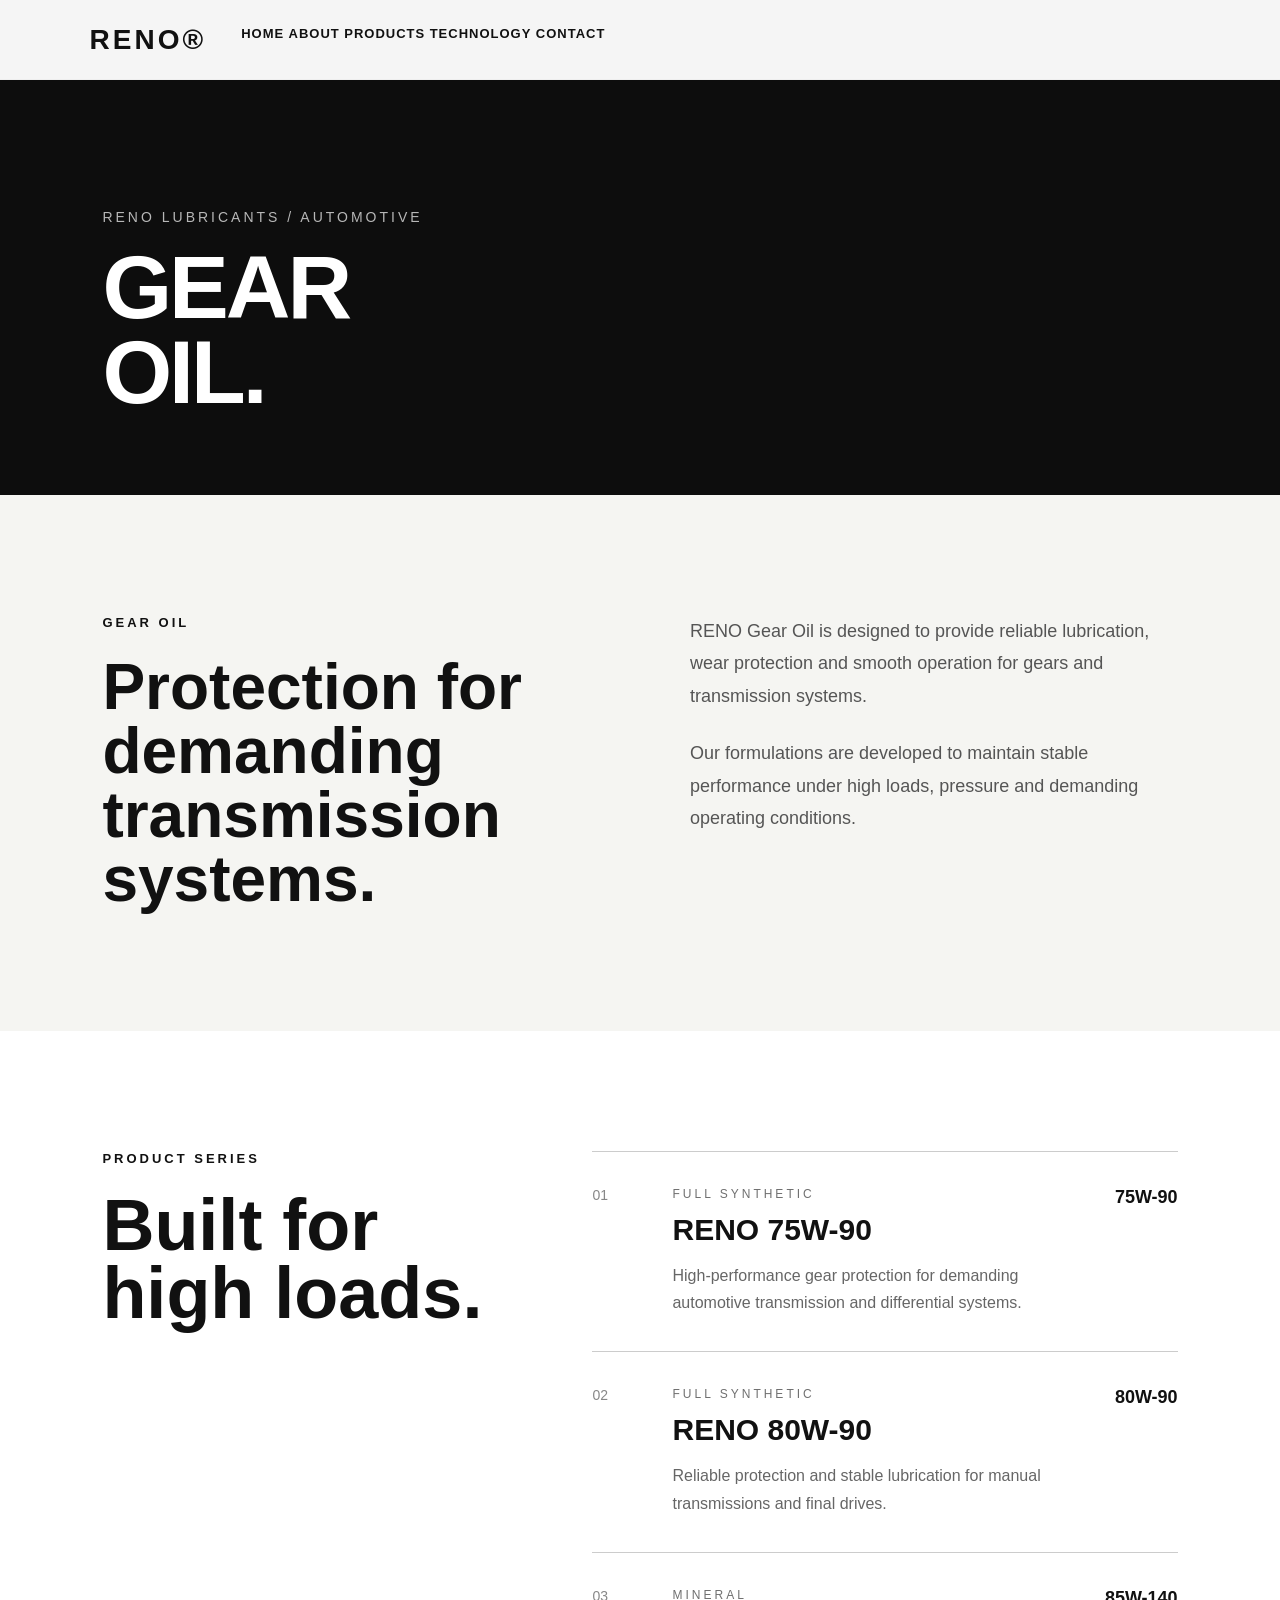
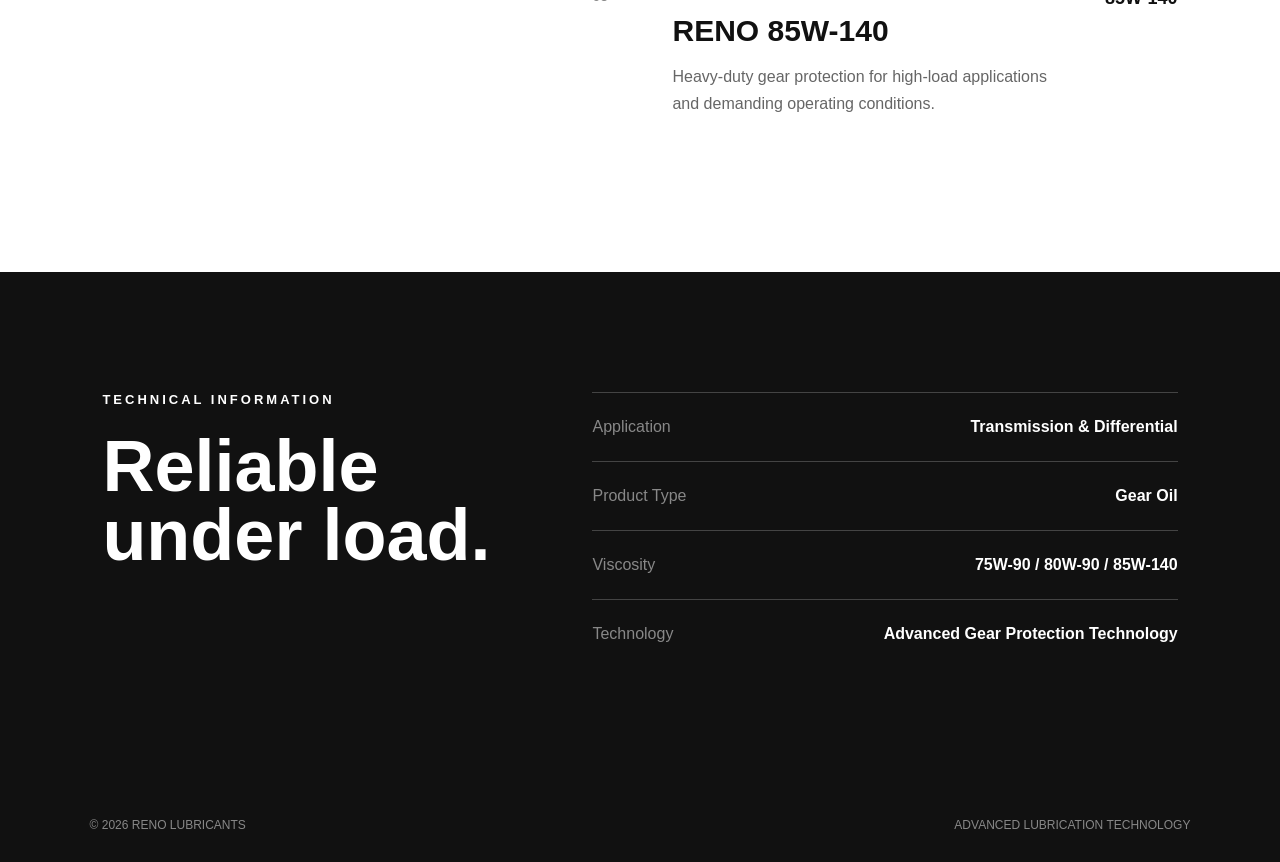
<file: gear-oil.html>
<!DOCTYPE html>
<html lang="en">
<head>
    <meta charset="UTF-8">
    <meta name="viewport" content="width=device-width, initial-scale=1.0">

    <link rel="stylesheet" href="css/style.css">

    <title>Gear Oil | RENO Lubricants</title>
</head>

<body>

    <header>
        <nav>
            <div class="logo">RENO®</div>

            <div class="nav-links">
                <a href="index.html">HOME</a>
                <a href="about.html">ABOUT</a>
                <a href="products.html">PRODUCTS</a>
                <a href="index.html#technology">TECHNOLOGY</a>
                <a href="index.html#contact">CONTACT</a>
            </div>
        </nav>
    </header>


    <main>

        <section class="page-hero product-detail-hero">
            <div>
                <p>RENO LUBRICANTS / AUTOMOTIVE</p>
                <h1>GEAR<br>OIL.</h1>
            </div>
        </section>


        <section class="product-detail-intro">

            <div>
                <p class="section-label">GEAR OIL</p>
                <h2>Protection for demanding transmission systems.</h2>
            </div>

            <div>
                <p>
                    RENO Gear Oil is designed to provide reliable lubrication,
                    wear protection and smooth operation for gears and
                    transmission systems.
                </p>

                <p>
                    Our formulations are developed to maintain stable
                    performance under high loads, pressure and demanding
                    operating conditions.
                </p>
            </div>

        </section>


        <section class="oil-series">

            <div class="series-title">
                <p class="section-label">PRODUCT SERIES</p>
                <h2>Built for<br>high loads.</h2>
            </div>


            <div class="series-list">

                <article class="oil-item">
                    <span>01</span>

                    <div>
                        <p class="product-type">FULL SYNTHETIC</p>
                        <h3>RENO 75W-90</h3>
                        <p>
                            High-performance gear protection for demanding
                            automotive transmission and differential systems.
                        </p>
                    </div>

                    <strong>75W-90</strong>
                </article>


                <article class="oil-item">
                    <span>02</span>

                    <div>
                        <p class="product-type">FULL SYNTHETIC</p>
                        <h3>RENO 80W-90</h3>
                        <p>
                            Reliable protection and stable lubrication for
                            manual transmissions and final drives.
                        </p>
                    </div>

                    <strong>80W-90</strong>
                </article>


                <article class="oil-item">
                    <span>03</span>

                    <div>
                        <p class="product-type">MINERAL</p>
                        <h3>RENO 85W-140</h3>
                        <p>
                            Heavy-duty gear protection for high-load
                            applications and demanding operating conditions.
                        </p>
                    </div>

                    <strong>85W-140</strong>
                </article>

            </div>

        </section>


        <section class="product-specs">

            <div>
                <p class="section-label">TECHNICAL INFORMATION</p>
                <h2>Reliable<br>under load.</h2>
            </div>

            <div class="spec-table">

                <div class="spec-row">
                    <span>Application</span>
                    <strong>Transmission & Differential</strong>
                </div>

                <div class="spec-row">
                    <span>Product Type</span>
                    <strong>Gear Oil</strong>
                </div>

                <div class="spec-row">
                    <span>Viscosity</span>
                    <strong>75W-90 / 80W-90 / 85W-140</strong>
                </div>

                <div class="spec-row">
                    <span>Technology</span>
                    <strong>Advanced Gear Protection Technology</strong>
                </div>

            </div>

        </section>

    </main>


    <footer>

        <div>
            © 2026 RENO LUBRICANTS
        </div>

        <div>
            ADVANCED LUBRICATION TECHNOLOGY
        </div>

    </footer>


    <script src="js/script.js"></script>

</body>
</html>
</file>
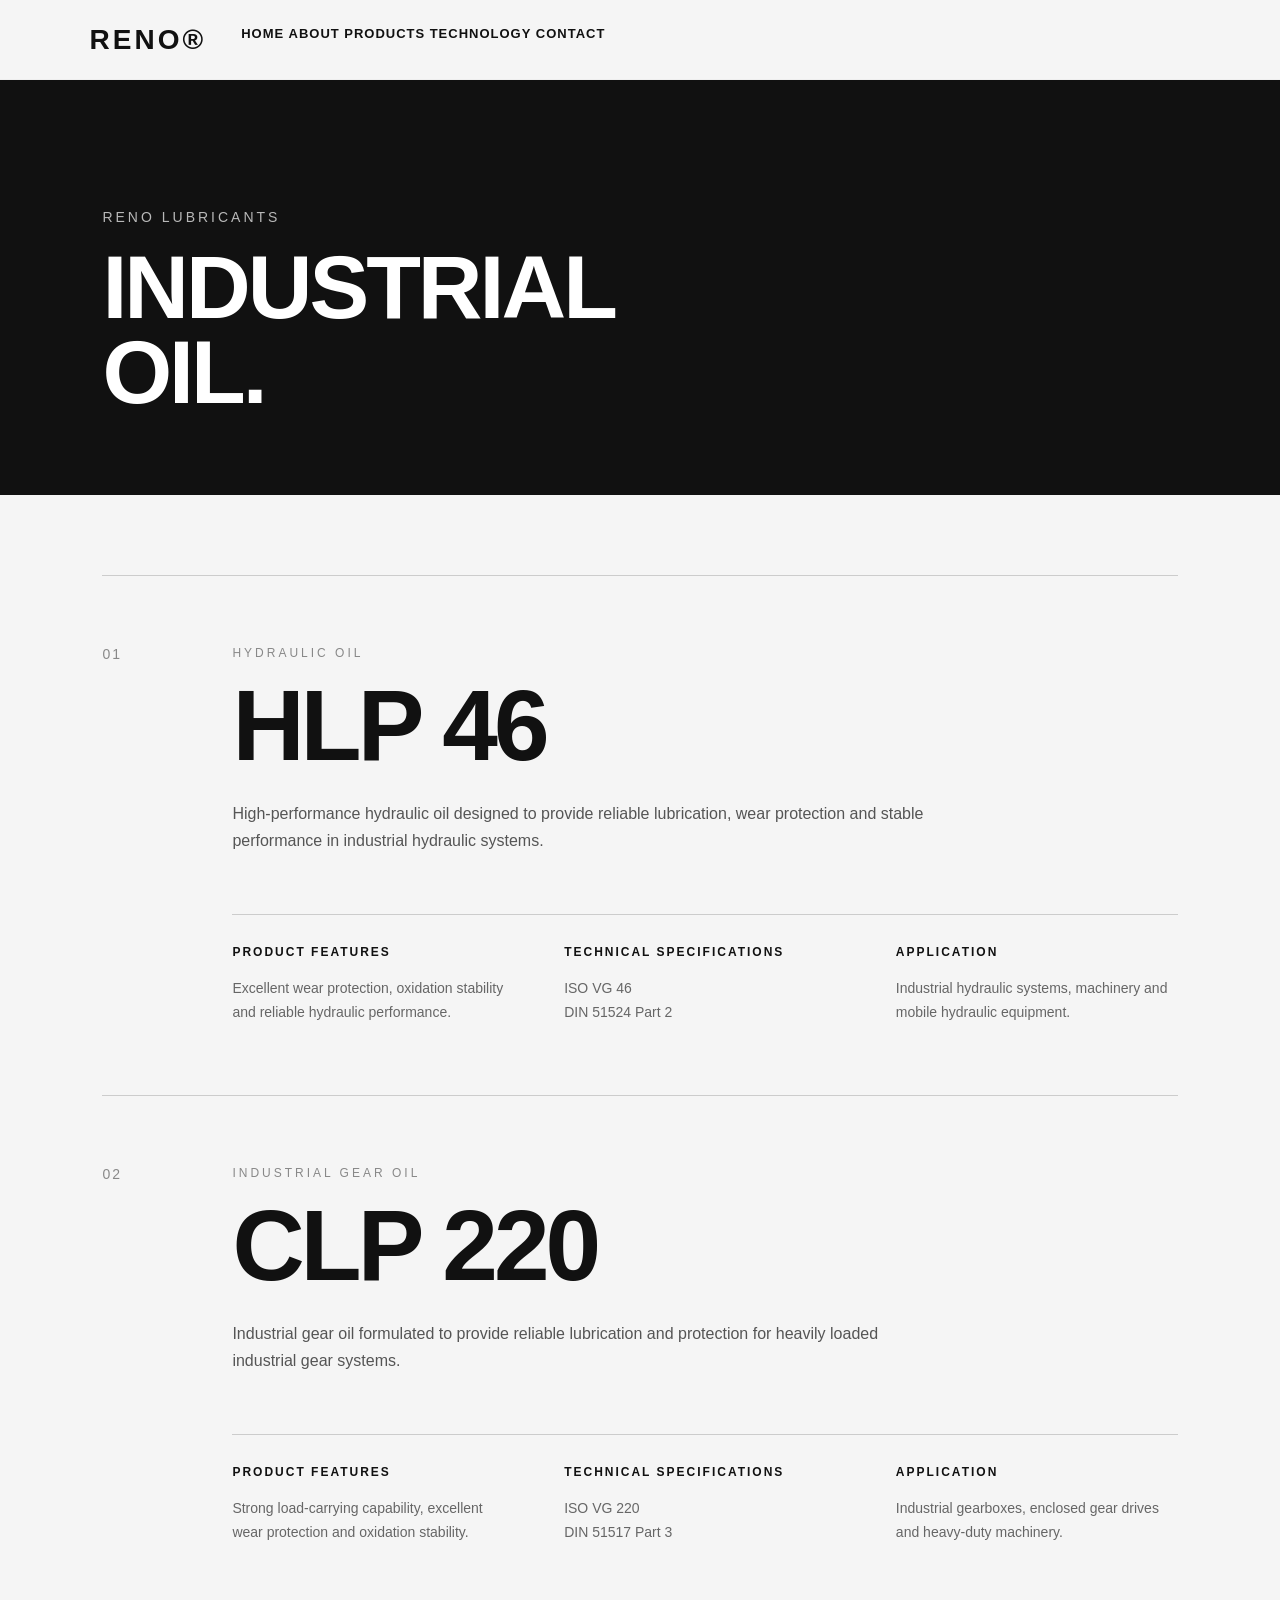
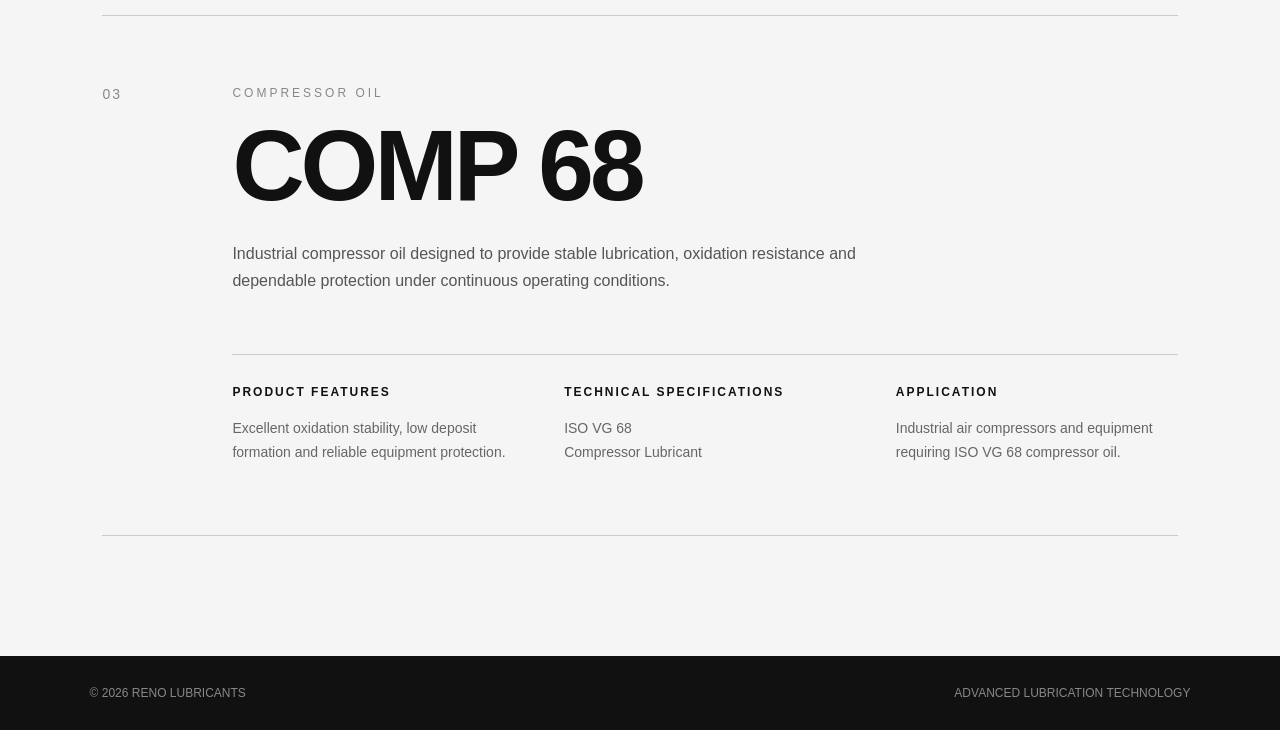
<file: industrial-oil-new.html>
<!DOCTYPE html>
<html lang="en">
<head>
    <meta charset="UTF-8">
    <meta name="viewport" content="width=device-width, initial-scale=1.0">

    <link rel="stylesheet" href="css/style.css">

    <title>Industrial Oil | RENO Lubricants</title>
</head>

<body>

    <header>
        <nav>
            <div class="logo">RENO®</div>

            <div class="nav-links">
                <a href="index.html">HOME</a>
                <a href="about.html">ABOUT</a>
                <a href="products.html">PRODUCTS</a>
                <a href="index.html#technology">TECHNOLOGY</a>
                <a href="index.html#contact">CONTACT</a>
            </div>
        </nav>
    </header>


    <main>

        <section class="page-hero">
            <div>
                <p>RENO LUBRICANTS</p>
                <h1>INDUSTRIAL<br>OIL.</h1>
            </div>
        </section>


        <section class="product-models">

            <!-- HYDRAULIC OIL -->
            <article class="model-card">

                <div class="model-number">01</div>

                <div class="model-content">

                    <p class="model-type">
                        HYDRAULIC OIL
                    </p>

                    <h2>HLP 46</h2>

                    <p class="model-description">
                        High-performance hydraulic oil designed to provide
                        reliable lubrication, wear protection and stable
                        performance in industrial hydraulic systems.
                    </p>

                    <div class="model-info">

                        <div>
                            <h3>PRODUCT FEATURES</h3>
                            <p>
                                Excellent wear protection, oxidation stability
                                and reliable hydraulic performance.
                            </p>
                        </div>

                        <div>
                            <h3>TECHNICAL SPECIFICATIONS</h3>
                            <p>
                                ISO VG 46<br>
                                DIN 51524 Part 2
                            </p>
                        </div>

                        <div>
                            <h3>APPLICATION</h3>
                            <p>
                                Industrial hydraulic systems, machinery and
                                mobile hydraulic equipment.
                            </p>
                        </div>

                    </div>

                </div>

            </article>


            <!-- GEAR OIL -->
            <article class="model-card">

                <div class="model-number">02</div>

                <div class="model-content">

                    <p class="model-type">
                        INDUSTRIAL GEAR OIL
                    </p>

                    <h2>CLP 220</h2>

                    <p class="model-description">
                        Industrial gear oil formulated to provide reliable
                        lubrication and protection for heavily loaded
                        industrial gear systems.
                    </p>

                    <div class="model-info">

                        <div>
                            <h3>PRODUCT FEATURES</h3>
                            <p>
                                Strong load-carrying capability, excellent
                                wear protection and oxidation stability.
                            </p>
                        </div>

                        <div>
                            <h3>TECHNICAL SPECIFICATIONS</h3>
                            <p>
                                ISO VG 220<br>
                                DIN 51517 Part 3
                            </p>
                        </div>

                        <div>
                            <h3>APPLICATION</h3>
                            <p>
                                Industrial gearboxes, enclosed gear drives
                                and heavy-duty machinery.
                            </p>
                        </div>

                    </div>

                </div>

            </article>


            <!-- COMPRESSOR OIL -->
            <article class="model-card">

                <div class="model-number">03</div>

                <div class="model-content">

                    <p class="model-type">
                        COMPRESSOR OIL
                    </p>

                    <h2>COMP 68</h2>

                    <p class="model-description">
                        Industrial compressor oil designed to provide stable
                        lubrication, oxidation resistance and dependable
                        protection under continuous operating conditions.
                    </p>

                    <div class="model-info">

                        <div>
                            <h3>PRODUCT FEATURES</h3>
                            <p>
                                Excellent oxidation stability, low deposit
                                formation and reliable equipment protection.
                            </p>
                        </div>

                        <div>
                            <h3>TECHNICAL SPECIFICATIONS</h3>
                            <p>
                                ISO VG 68<br>
                                Compressor Lubricant
                            </p>
                        </div>

                        <div>
                            <h3>APPLICATION</h3>
                            <p>
                                Industrial air compressors and equipment
                                requiring ISO VG 68 compressor oil.
                            </p>
                        </div>

                    </div>

                </div>

            </article>

        </section>

    </main>


    <footer>

        <div>
            © 2026 RENO LUBRICANTS
        </div>

        <div>
            ADVANCED LUBRICATION TECHNOLOGY
        </div>

    </footer>


    <script src="js/script.js"></script>

</body>
</html>
</file>
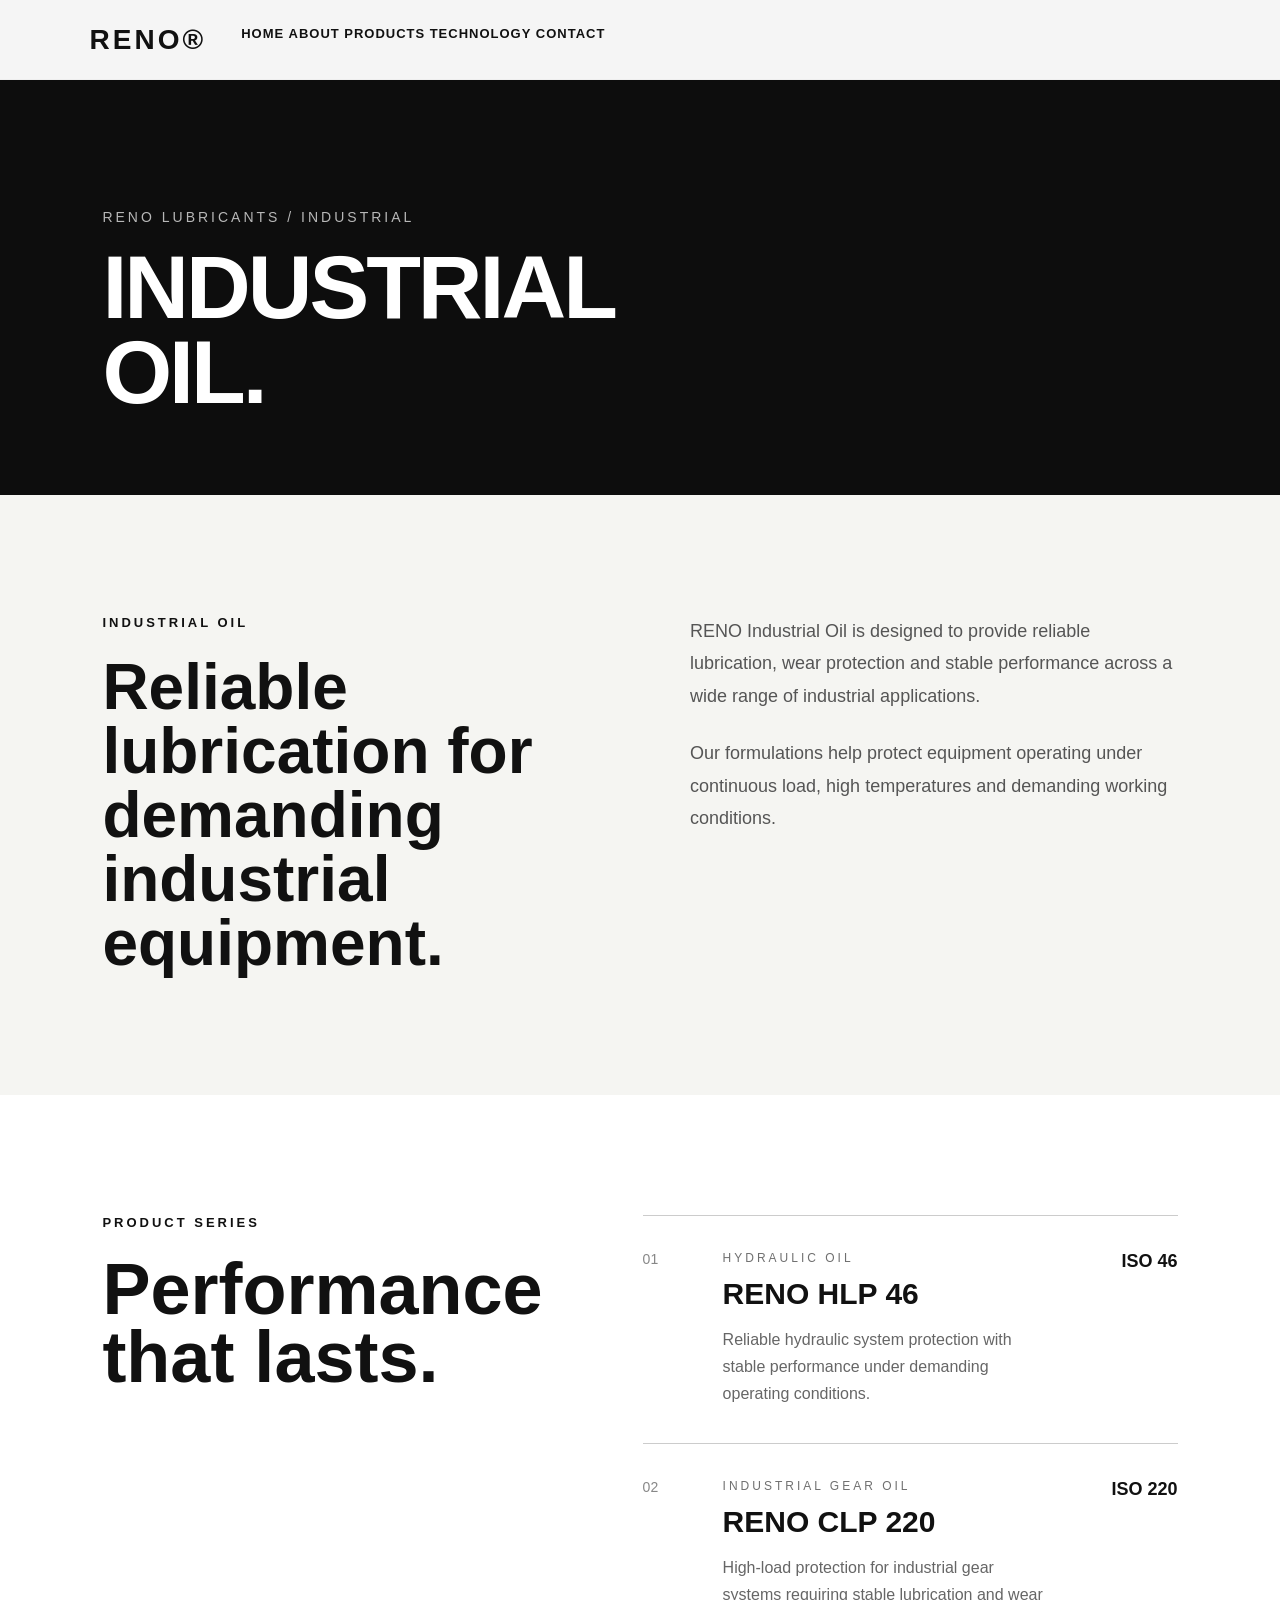
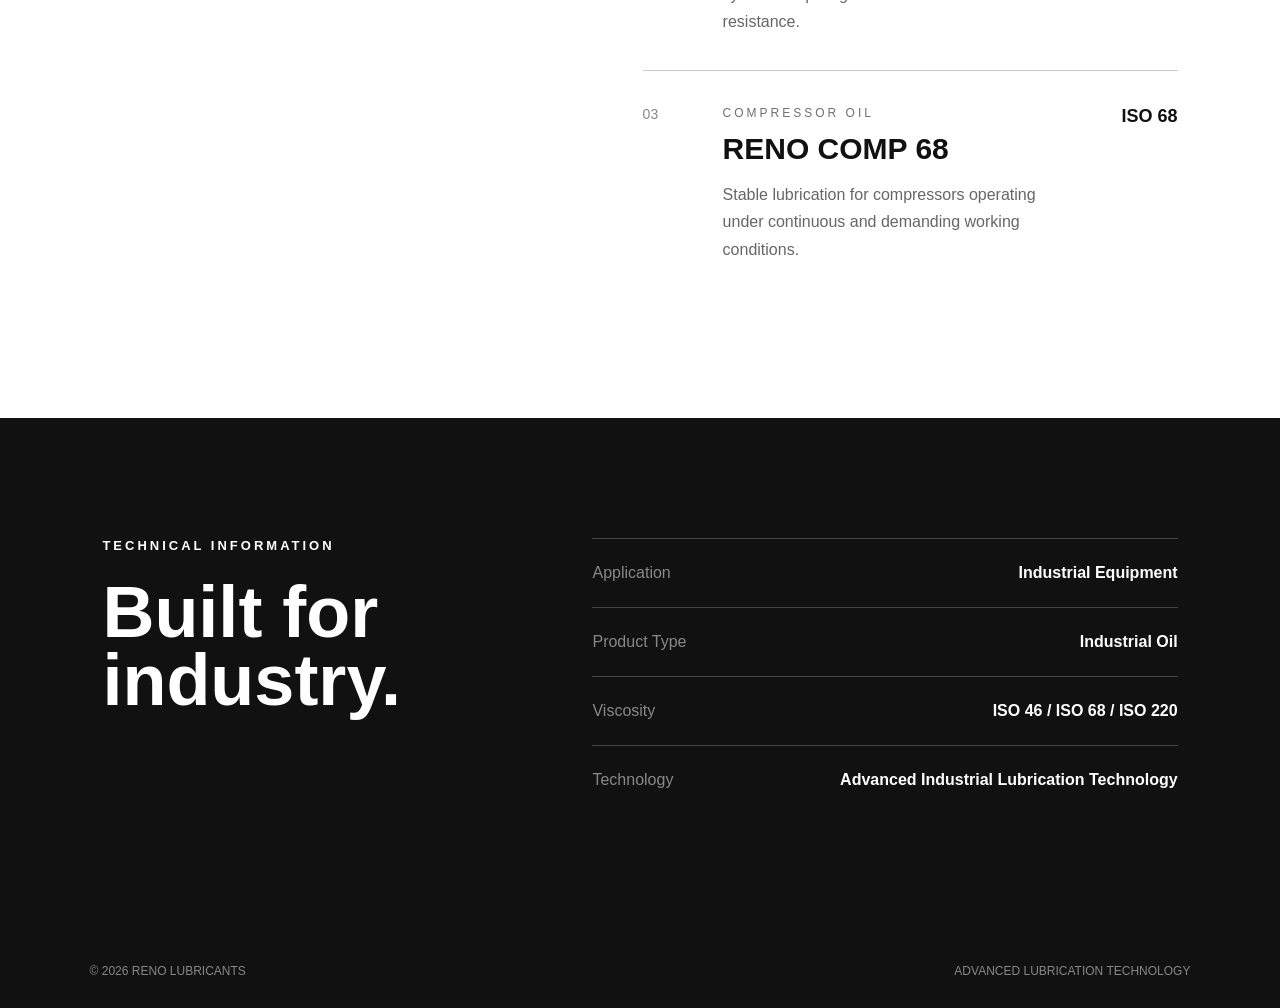
<file: industrial-oil.html>
<!DOCTYPE html>
<html lang="en">
<head>
    <meta charset="UTF-8">
    <meta name="viewport" content="width=device-width, initial-scale=1.0">

    <link rel="stylesheet" href="css/style.css">

    <title>Industrial Oil | RENO Lubricants</title>
</head>

<body>

    <header>
        <nav>
            <div class="logo">RENO®</div>

            <div class="nav-links">
                <a href="index.html">HOME</a>
                <a href="about.html">ABOUT</a>
                <a href="products.html">PRODUCTS</a>
                <a href="index.html#technology">TECHNOLOGY</a>
                <a href="index.html#contact">CONTACT</a>
            </div>
        </nav>
    </header>

    <main>

        <section class="page-hero product-detail-hero">
            <div>
                <p>RENO LUBRICANTS / INDUSTRIAL</p>
                <h1>INDUSTRIAL<br>OIL.</h1>
            </div>
        </section>

        <section class="product-detail-intro">

            <div>
                <p class="section-label">INDUSTRIAL OIL</p>
                <h2>Reliable lubrication for demanding industrial equipment.</h2>
            </div>

            <div>
                <p>
                    RENO Industrial Oil is designed to provide reliable
                    lubrication, wear protection and stable performance
                    across a wide range of industrial applications.
                </p>

                <p>
                    Our formulations help protect equipment operating under
                    continuous load, high temperatures and demanding
                    working conditions.
                </p>
            </div>

        </section>

        <section class="oil-series">

            <div class="series-title">
                <p class="section-label">PRODUCT SERIES</p>
                <h2>Performance<br>that lasts.</h2>
            </div>

            <div class="series-list">

                <article class="oil-item">
                    <span>01</span>

                    <div>
                        <p class="product-type">HYDRAULIC OIL</p>
                        <h3>RENO HLP 46</h3>
                        <p>
                            Reliable hydraulic system protection with stable
                            performance under demanding operating conditions.
                        </p>
                    </div>

                    <strong>ISO 46</strong>
                </article>

                <article class="oil-item">
                    <span>02</span>

                    <div>
                        <p class="product-type">INDUSTRIAL GEAR OIL</p>
                        <h3>RENO CLP 220</h3>
                        <p>
                            High-load protection for industrial gear systems
                            requiring stable lubrication and wear resistance.
                        </p>
                    </div>

                    <strong>ISO 220</strong>
                </article>

                <article class="oil-item">
                    <span>03</span>

                    <div>
                        <p class="product-type">COMPRESSOR OIL</p>
                        <h3>RENO COMP 68</h3>
                        <p>
                            Stable lubrication for compressors operating under
                            continuous and demanding working conditions.
                        </p>
                    </div>

                    <strong>ISO 68</strong>
                </article>

            </div>

        </section>

        <section class="product-specs">

            <div>
                <p class="section-label">TECHNICAL INFORMATION</p>
                <h2>Built for<br>industry.</h2>
            </div>

            <div class="spec-table">

                <div class="spec-row">
                    <span>Application</span>
                    <strong>Industrial Equipment</strong>
                </div>

                <div class="spec-row">
                    <span>Product Type</span>
                    <strong>Industrial Oil</strong>
                </div>

                <div class="spec-row">
                    <span>Viscosity</span>
                    <strong>ISO 46 / ISO 68 / ISO 220</strong>
                </div>

                <div class="spec-row">
                    <span>Technology</span>
                    <strong>Advanced Industrial Lubrication Technology</strong>
                </div>

            </div>

        </section>

    </main>

    <footer>

        <div>
            © 2026 RENO LUBRICANTS
        </div>

        <div>
            ADVANCED LUBRICATION TECHNOLOGY
        </div>

    </footer>

    <script src="js/script.js"></script>

</body>
</html>
</file>
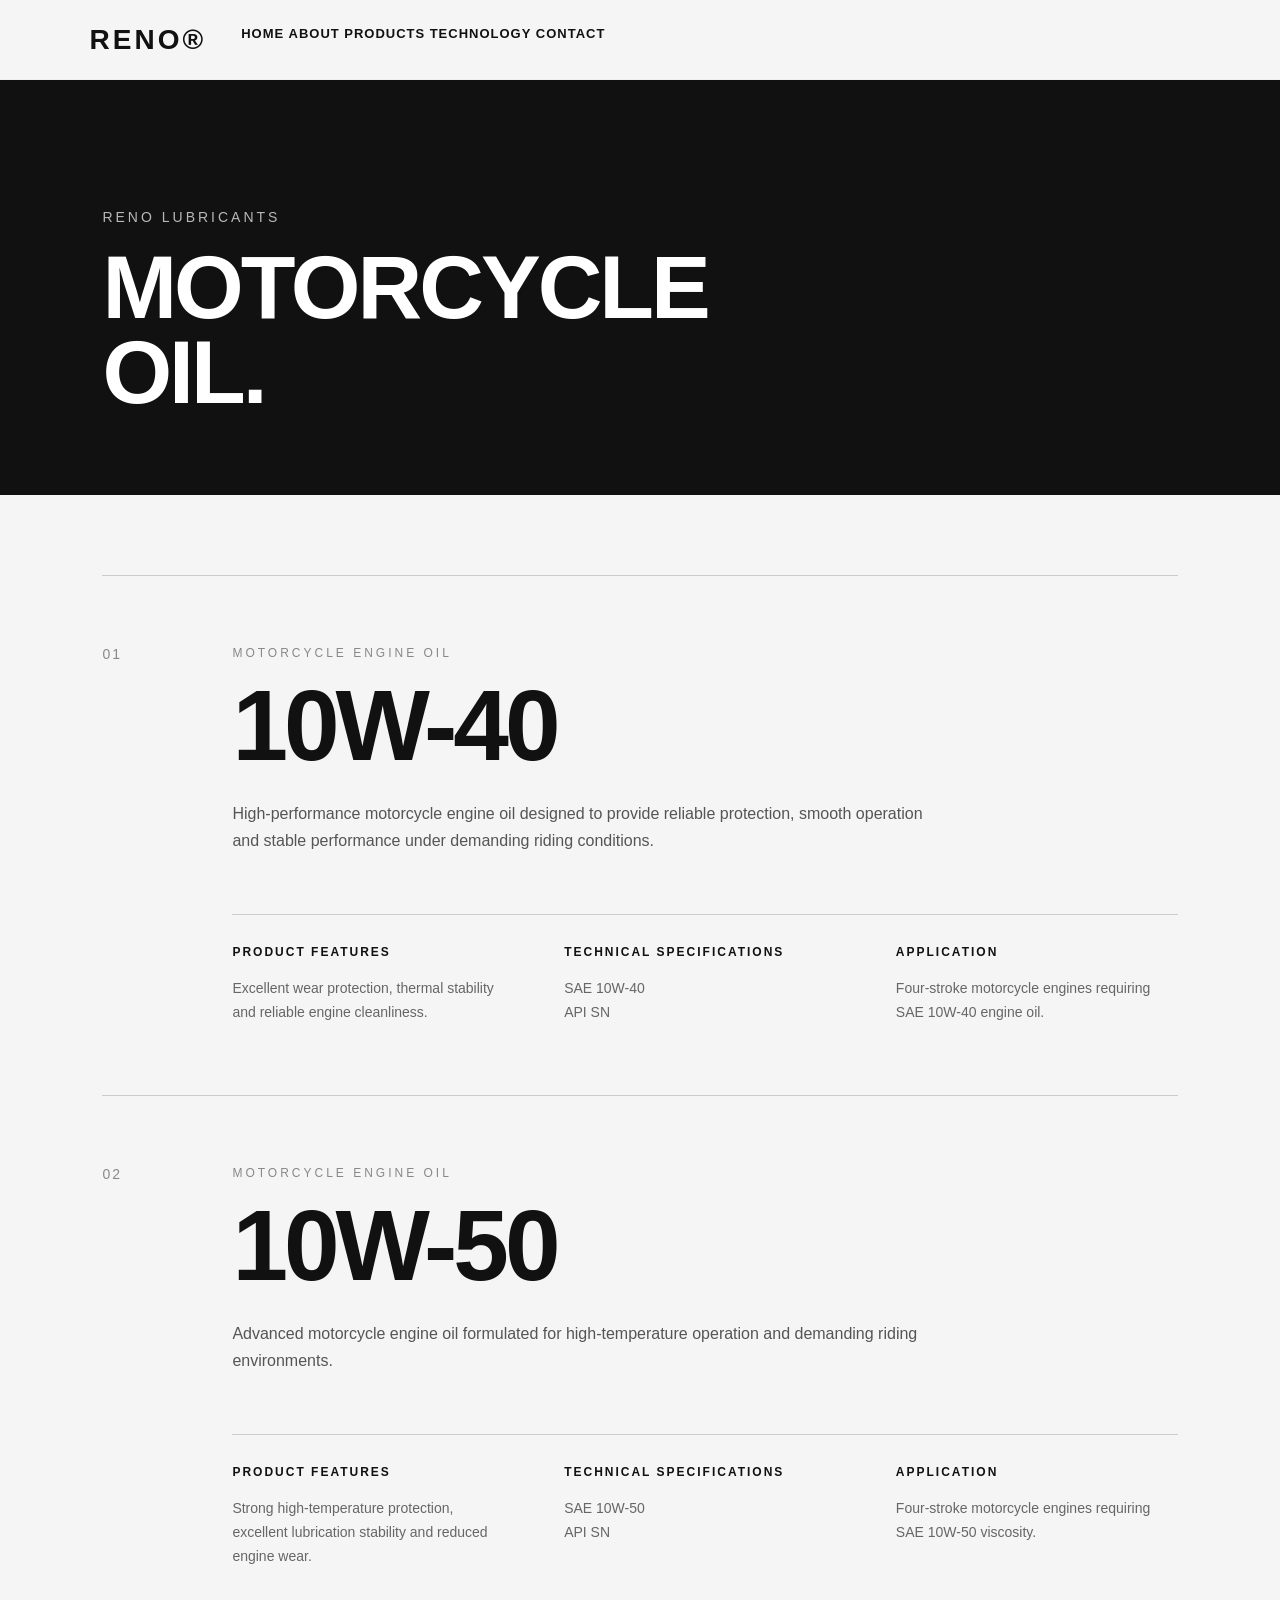
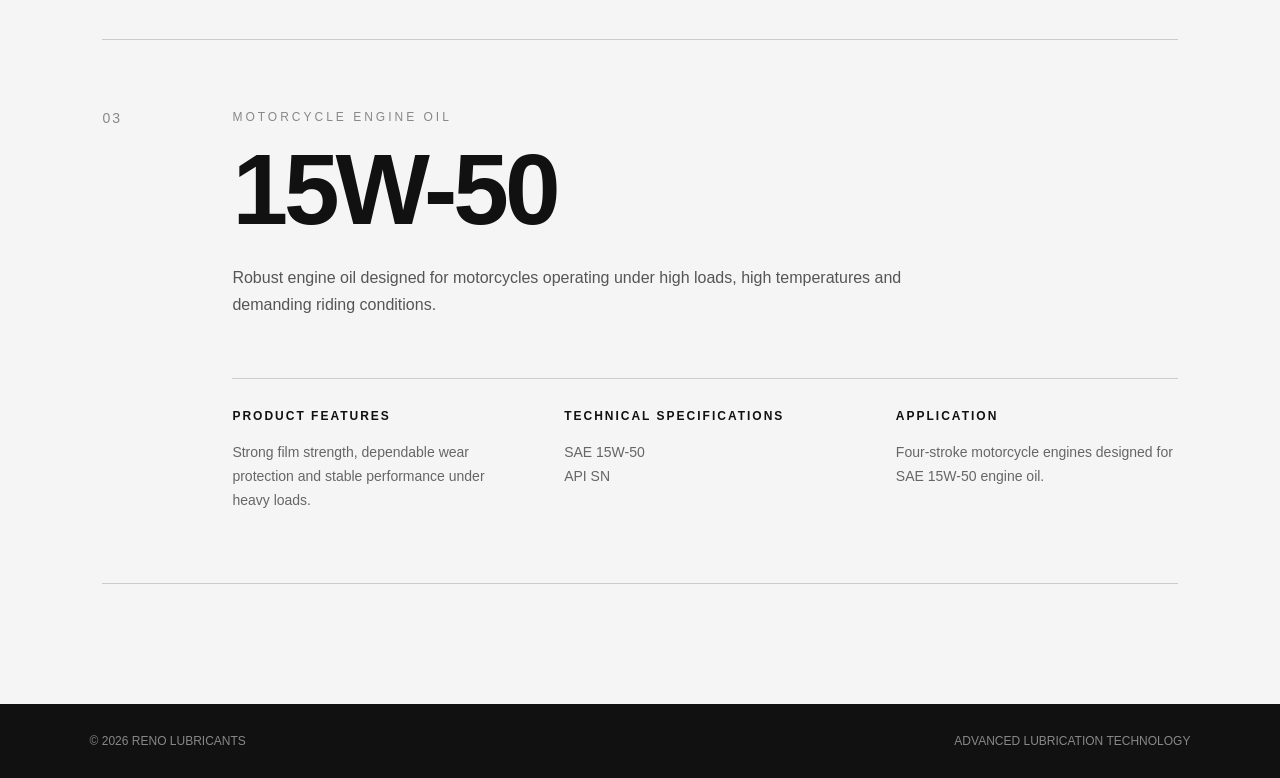
<file: motorcycle-oil.html>
<!DOCTYPE html>
<html lang="en">
<head>
    <meta charset="UTF-8">
    <meta name="viewport" content="width=device-width, initial-scale=1.0">

    <link rel="stylesheet" href="css/style.css">

    <title>Motorcycle Oil | RENO Lubricants</title>
</head>

<body>

    <header>
        <nav>
            <div class="logo">RENO®</div>

            <div class="nav-links">
                <a href="index.html">HOME</a>
                <a href="about.html">ABOUT</a>
                <a href="products.html">PRODUCTS</a>
                <a href="index.html#technology">TECHNOLOGY</a>
                <a href="index.html#contact">CONTACT</a>
            </div>
        </nav>
    </header>


    <main>

        <section class="page-hero">
            <div>
                <p>RENO LUBRICANTS</p>
                <h1>MOTORCYCLE<br>OIL.</h1>
            </div>
        </section>


        <section class="product-models">

            <!-- 10W-40 -->
            <article class="model-card">

                <div class="model-number">01</div>

                <div class="model-content">

                    <p class="model-type">
                        MOTORCYCLE ENGINE OIL
                    </p>

                    <h2>10W-40</h2>

                    <p class="model-description">
                        High-performance motorcycle engine oil designed to
                        provide reliable protection, smooth operation and
                        stable performance under demanding riding conditions.
                    </p>

                    <div class="model-info">

                        <div>
                            <h3>PRODUCT FEATURES</h3>
                            <p>
                                Excellent wear protection, thermal stability
                                and reliable engine cleanliness.
                            </p>
                        </div>

                        <div>
                            <h3>TECHNICAL SPECIFICATIONS</h3>
                            <p>
                                SAE 10W-40<br>
                                API SN
                            </p>
                        </div>

                        <div>
                            <h3>APPLICATION</h3>
                            <p>
                                Four-stroke motorcycle engines requiring
                                SAE 10W-40 engine oil.
                            </p>
                        </div>

                    </div>

                </div>

            </article>


            <!-- 10W-50 -->
            <article class="model-card">

                <div class="model-number">02</div>

                <div class="model-content">

                    <p class="model-type">
                        MOTORCYCLE ENGINE OIL
                    </p>

                    <h2>10W-50</h2>

                    <p class="model-description">
                        Advanced motorcycle engine oil formulated for
                        high-temperature operation and demanding riding
                        environments.
                    </p>

                    <div class="model-info">

                        <div>
                            <h3>PRODUCT FEATURES</h3>
                            <p>
                                Strong high-temperature protection, excellent
                                lubrication stability and reduced engine wear.
                            </p>
                        </div>

                        <div>
                            <h3>TECHNICAL SPECIFICATIONS</h3>
                            <p>
                                SAE 10W-50<br>
                                API SN
                            </p>
                        </div>

                        <div>
                            <h3>APPLICATION</h3>
                            <p>
                                Four-stroke motorcycle engines requiring
                                SAE 10W-50 viscosity.
                            </p>
                        </div>

                    </div>

                </div>

            </article>


            <!-- 15W-50 -->
            <article class="model-card">

                <div class="model-number">03</div>

                <div class="model-content">

                    <p class="model-type">
                        MOTORCYCLE ENGINE OIL
                    </p>

                    <h2>15W-50</h2>

                    <p class="model-description">
                        Robust engine oil designed for motorcycles operating
                        under high loads, high temperatures and demanding
                        riding conditions.
                    </p>

                    <div class="model-info">

                        <div>
                            <h3>PRODUCT FEATURES</h3>
                            <p>
                                Strong film strength, dependable wear protection
                                and stable performance under heavy loads.
                            </p>
                        </div>

                        <div>
                            <h3>TECHNICAL SPECIFICATIONS</h3>
                            <p>
                                SAE 15W-50<br>
                                API SN
                            </p>
                        </div>

                        <div>
                            <h3>APPLICATION</h3>
                            <p>
                                Four-stroke motorcycle engines designed for
                                SAE 15W-50 engine oil.
                            </p>
                        </div>

                    </div>

                </div>

            </article>

        </section>

    </main>


    <footer>

        <div>
            © 2026 RENO LUBRICANTS
        </div>

        <div>
            ADVANCED LUBRICATION TECHNOLOGY
        </div>

    </footer>


    <script src="js/script.js"></script>

</body>
</html>
</file>
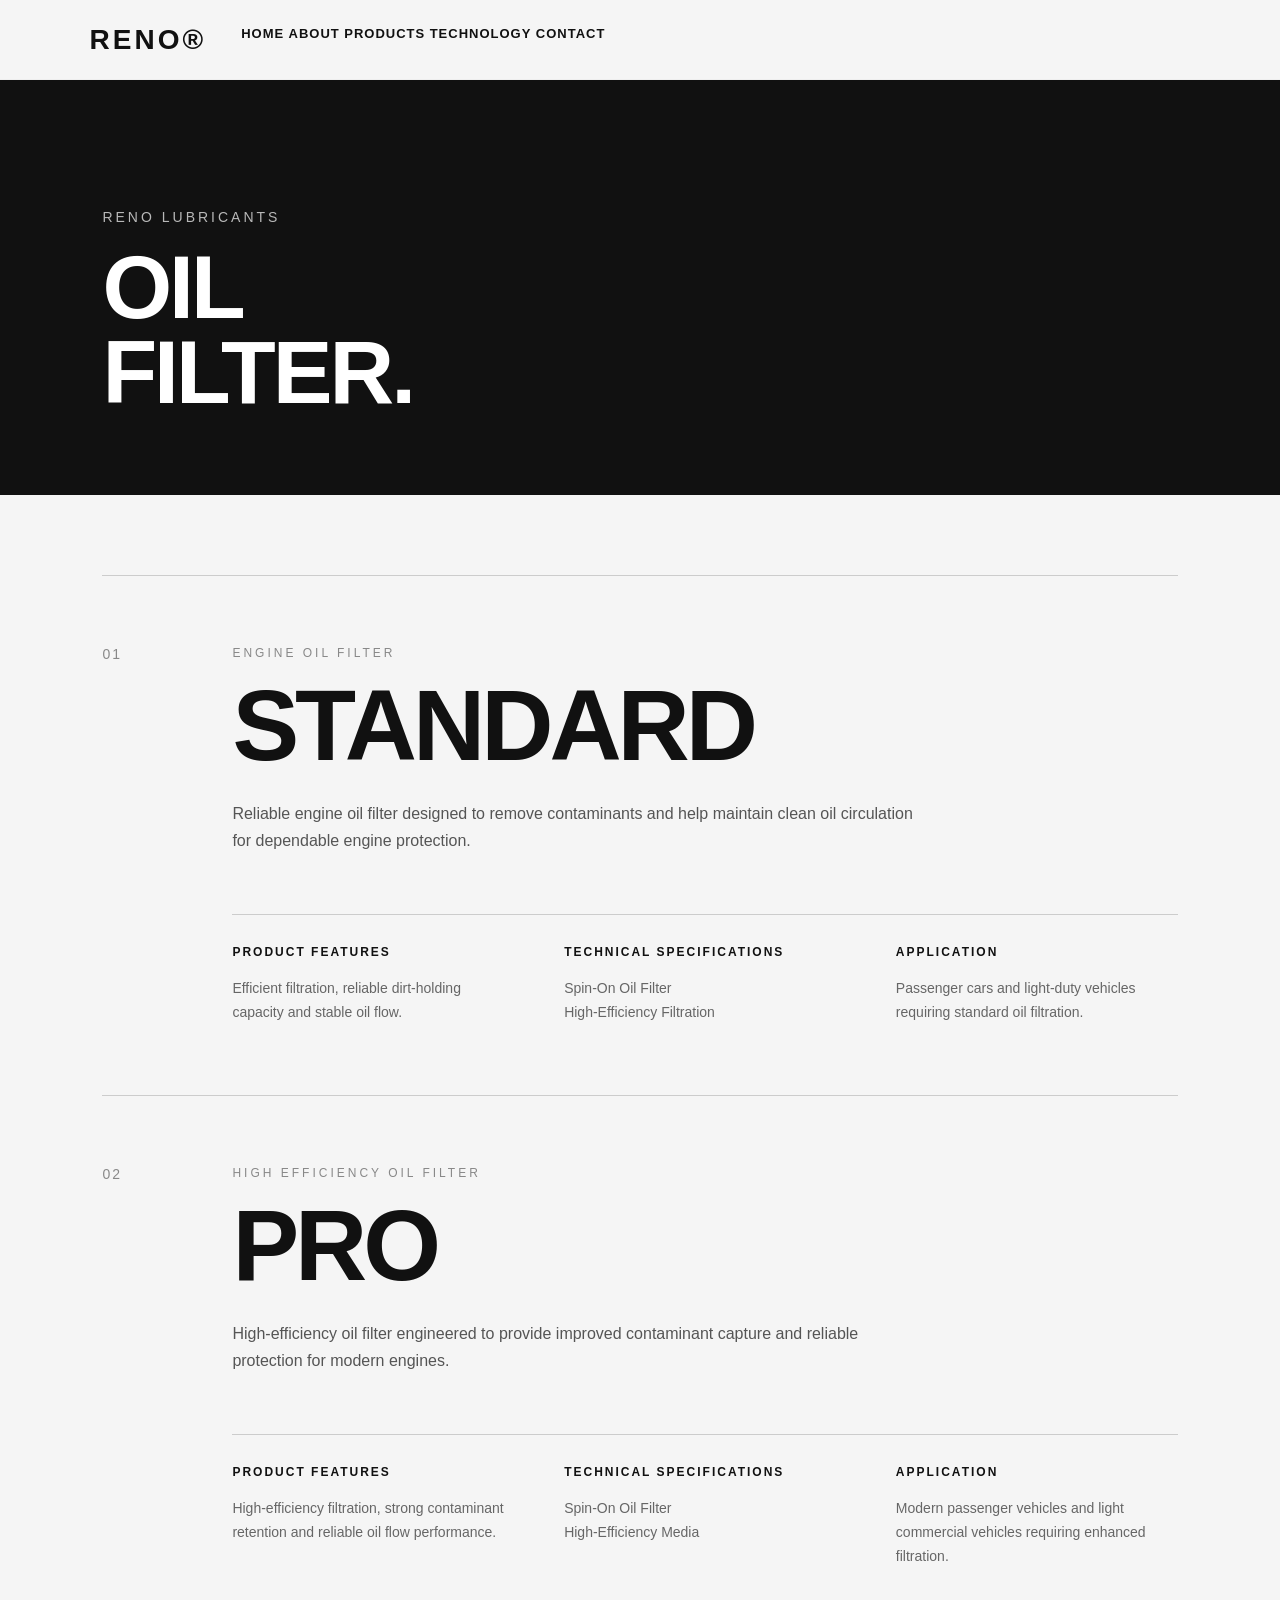
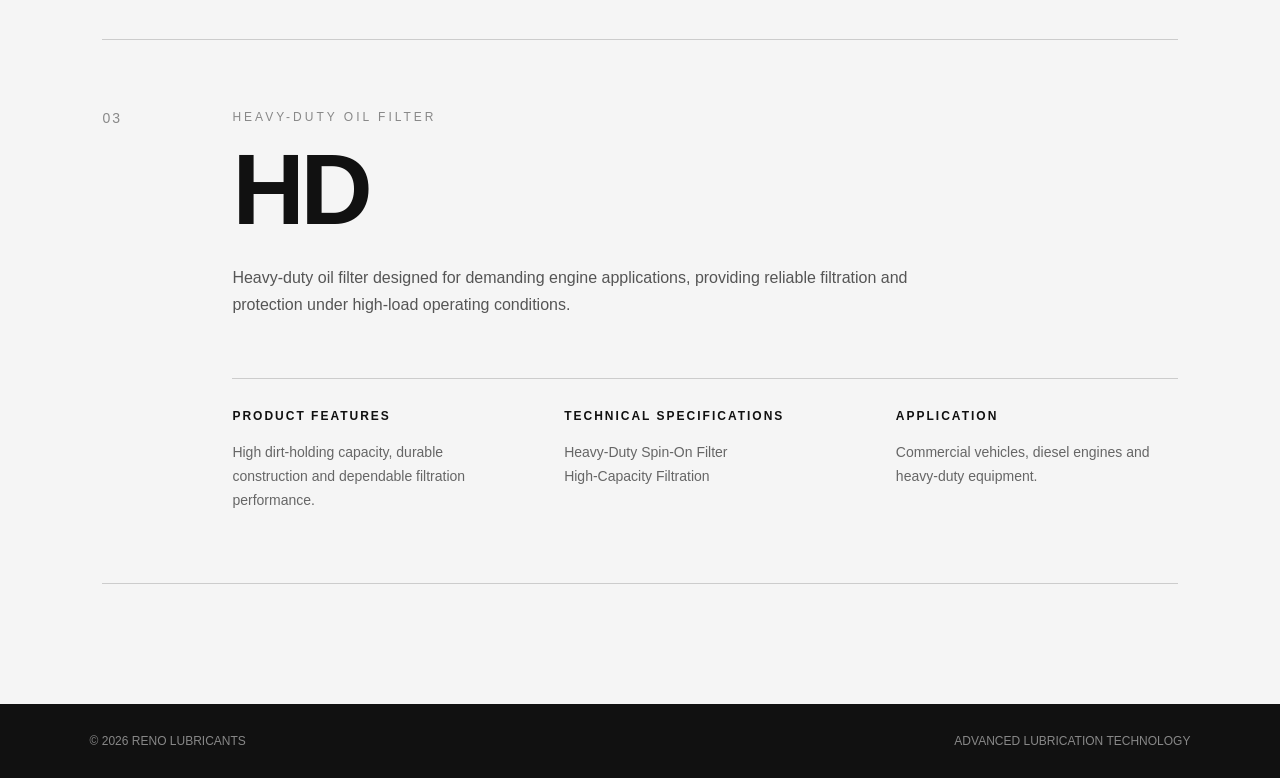
<file: oil-filter.html>
<!DOCTYPE html>
<html lang="en">
<head>
    <meta charset="UTF-8">
    <meta name="viewport" content="width=device-width, initial-scale=1.0">

    <link rel="stylesheet" href="css/style.css">

    <title>Oil Filter | RENO Lubricants</title>
</head>

<body>

    <header>
        <nav>
            <div class="logo">RENO®</div>

            <div class="nav-links">
                <a href="index.html">HOME</a>
                <a href="about.html">ABOUT</a>
                <a href="products.html">PRODUCTS</a>
                <a href="index.html#technology">TECHNOLOGY</a>
                <a href="index.html#contact">CONTACT</a>
            </div>
        </nav>
    </header>


    <main>

        <section class="page-hero">
            <div>
                <p>RENO LUBRICANTS</p>
                <h1>OIL<br>FILTER.</h1>
            </div>
        </section>


        <section class="product-models">

            <!-- STANDARD FILTER -->
            <article class="model-card">

                <div class="model-number">01</div>

                <div class="model-content">

                    <p class="model-type">
                        ENGINE OIL FILTER
                    </p>

                    <h2>STANDARD</h2>

                    <p class="model-description">
                        Reliable engine oil filter designed to remove
                        contaminants and help maintain clean oil circulation
                        for dependable engine protection.
                    </p>

                    <div class="model-info">

                        <div>
                            <h3>PRODUCT FEATURES</h3>
                            <p>
                                Efficient filtration, reliable dirt-holding
                                capacity and stable oil flow.
                            </p>
                        </div>

                        <div>
                            <h3>TECHNICAL SPECIFICATIONS</h3>
                            <p>
                                Spin-On Oil Filter<br>
                                High-Efficiency Filtration
                            </p>
                        </div>

                        <div>
                            <h3>APPLICATION</h3>
                            <p>
                                Passenger cars and light-duty vehicles
                                requiring standard oil filtration.
                            </p>
                        </div>

                    </div>

                </div>

            </article>


            <!-- HIGH EFFICIENCY -->
            <article class="model-card">

                <div class="model-number">02</div>

                <div class="model-content">

                    <p class="model-type">
                        HIGH EFFICIENCY OIL FILTER
                    </p>

                    <h2>PRO</h2>

                    <p class="model-description">
                        High-efficiency oil filter engineered to provide
                        improved contaminant capture and reliable protection
                        for modern engines.
                    </p>

                    <div class="model-info">

                        <div>
                            <h3>PRODUCT FEATURES</h3>
                            <p>
                                High-efficiency filtration, strong contaminant
                                retention and reliable oil flow performance.
                            </p>
                        </div>

                        <div>
                            <h3>TECHNICAL SPECIFICATIONS</h3>
                            <p>
                                Spin-On Oil Filter<br>
                                High-Efficiency Media
                            </p>
                        </div>

                        <div>
                            <h3>APPLICATION</h3>
                            <p>
                                Modern passenger vehicles and light commercial
                                vehicles requiring enhanced filtration.
                            </p>
                        </div>

                    </div>

                </div>

            </article>


            <!-- HEAVY DUTY -->
            <article class="model-card">

                <div class="model-number">03</div>

                <div class="model-content">

                    <p class="model-type">
                        HEAVY-DUTY OIL FILTER
                    </p>

                    <h2>HD</h2>

                    <p class="model-description">
                        Heavy-duty oil filter designed for demanding engine
                        applications, providing reliable filtration and
                        protection under high-load operating conditions.
                    </p>

                    <div class="model-info">

                        <div>
                            <h3>PRODUCT FEATURES</h3>
                            <p>
                                High dirt-holding capacity, durable construction
                                and dependable filtration performance.
                            </p>
                        </div>

                        <div>
                            <h3>TECHNICAL SPECIFICATIONS</h3>
                            <p>
                                Heavy-Duty Spin-On Filter<br>
                                High-Capacity Filtration
                            </p>
                        </div>

                        <div>
                            <h3>APPLICATION</h3>
                            <p>
                                Commercial vehicles, diesel engines and
                                heavy-duty equipment.
                            </p>
                        </div>

                    </div>

                </div>

            </article>

        </section>

    </main>


    <footer>

        <div>
            © 2026 RENO LUBRICANTS
        </div>

        <div>
            ADVANCED LUBRICATION TECHNOLOGY
        </div>

    </footer>


    <script src="js/script.js"></script>

</body>
</html>
</file>
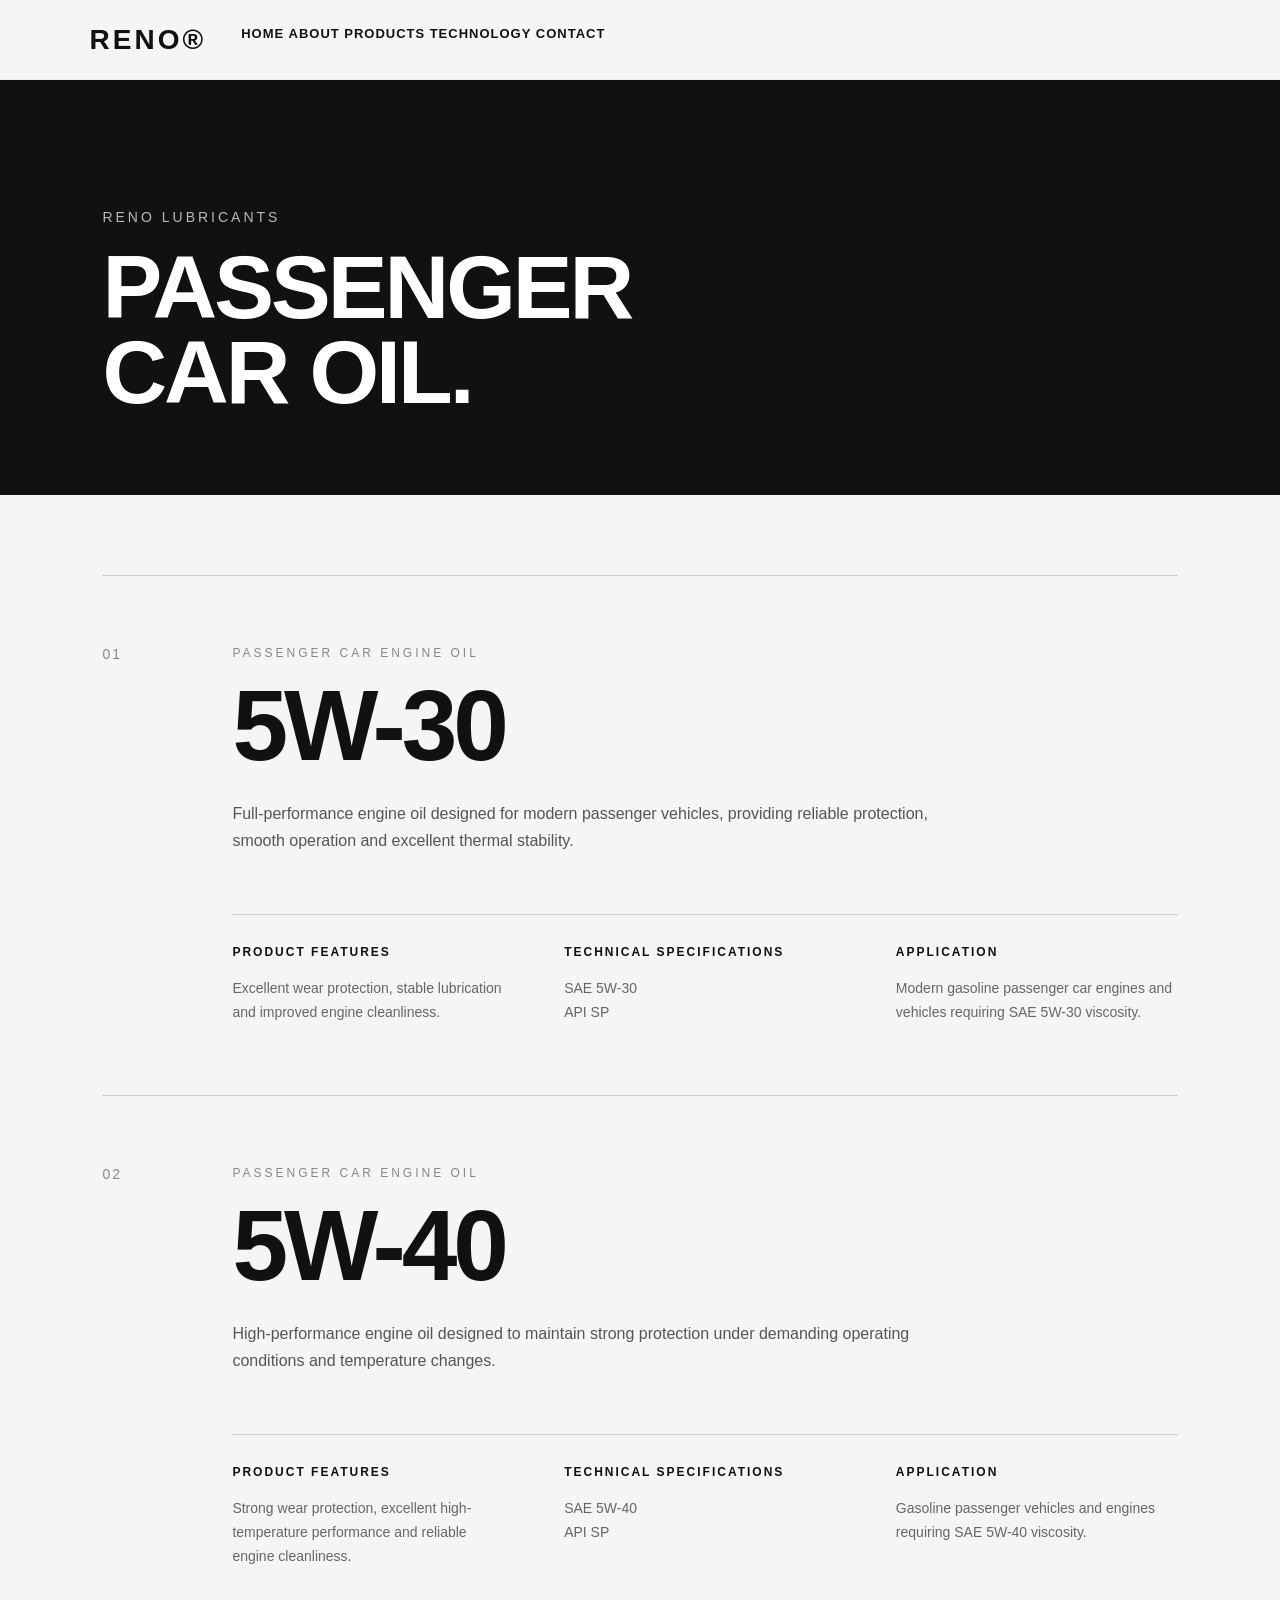
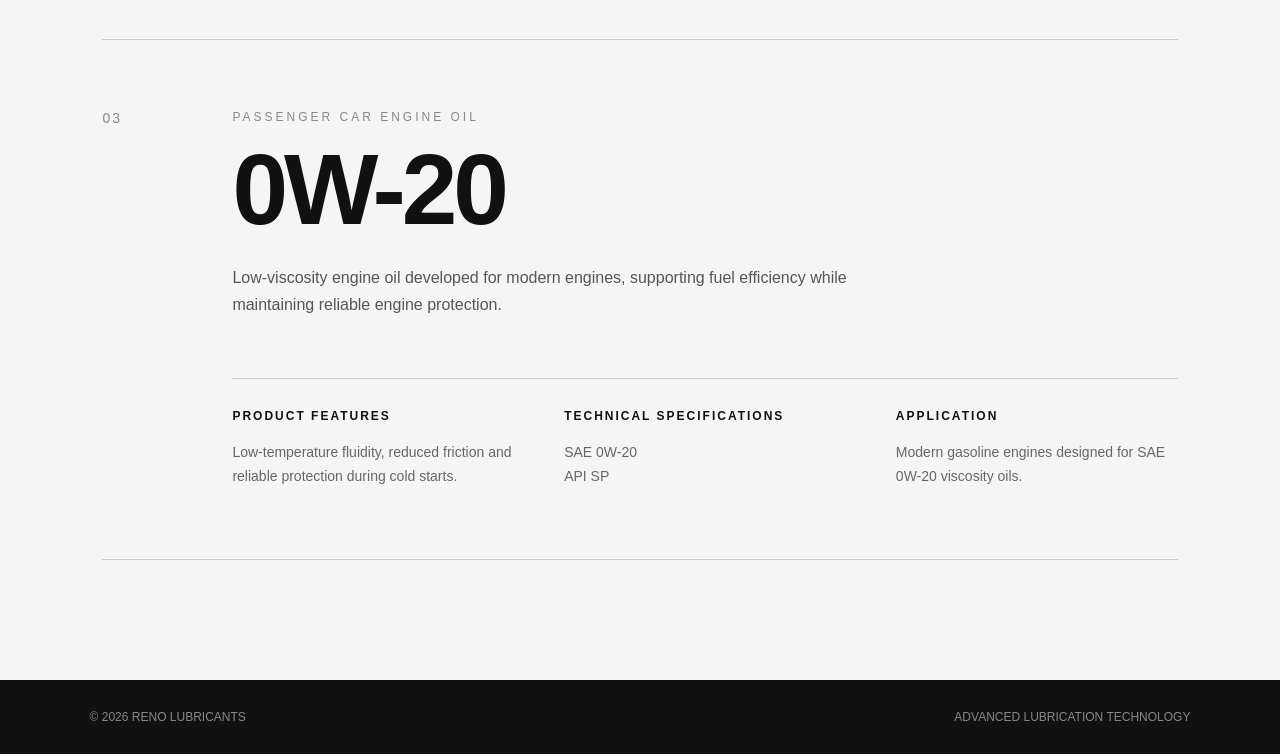
<file: passenger-car-oil.html>
<!DOCTYPE html>
<html lang="en">
<head>
    <meta charset="UTF-8">
    <meta name="viewport" content="width=device-width, initial-scale=1.0">

    <link rel="stylesheet" href="css/style.css">

    <title>Passenger Car Oil | RENO Lubricants</title>
</head>

<body>

    <header>
        <nav>
            <div class="logo">RENO®</div>

            <div class="nav-links">
                <a href="index.html">HOME</a>
                <a href="about.html">ABOUT</a>
                <a href="products.html">PRODUCTS</a>
                <a href="index.html#technology">TECHNOLOGY</a>
                <a href="index.html#contact">CONTACT</a>
            </div>
        </nav>
    </header>


    <main>

        <!-- HERO -->
        <section class="page-hero">
            <div>
                <p>RENO LUBRICANTS</p>
                <h1>PASSENGER<br>CAR OIL.</h1>
            </div>
        </section>


        

        </section>


        <!-- PRODUCT MODELS -->
        <section class="product-models">

            <!-- 5W-30 -->
            <article class="model-card">

                <div class="model-number">
                    01
                </div>

                <div class="model-content">

                    <p class="model-type">
                        PASSENGER CAR ENGINE OIL
                    </p>

                    <h2>
                        5W-30
                    </h2>

                    <p class="model-description">
                        Full-performance engine oil designed for modern
                        passenger vehicles, providing reliable protection,
                        smooth operation and excellent thermal stability.
                    </p>

                    <div class="model-info">

                        <div>
                            <h3>PRODUCT FEATURES</h3>
                            <p>
                                Excellent wear protection, stable lubrication
                                and improved engine cleanliness.
                            </p>
                        </div>

                        <div>
                            <h3>TECHNICAL SPECIFICATIONS</h3>
                            <p>
                                SAE 5W-30<br>
                                API SP
                            </p>
                        </div>

                        <div>
                            <h3>APPLICATION</h3>
                            <p>
                                Modern gasoline passenger car engines and
                                vehicles requiring SAE 5W-30 viscosity.
                            </p>
                        </div>

                    </div>

                </div>

            </article>


            <!-- 5W-40 -->
            <article class="model-card">

                <div class="model-number">
                    02
                </div>

                <div class="model-content">

                    <p class="model-type">
                        PASSENGER CAR ENGINE OIL
                    </p>

                    <h2>
                        5W-40
                    </h2>

                    <p class="model-description">
                        High-performance engine oil designed to maintain
                        strong protection under demanding operating conditions
                        and temperature changes.
                    </p>

                    <div class="model-info">

                        <div>
                            <h3>PRODUCT FEATURES</h3>
                            <p>
                                Strong wear protection, excellent high-temperature
                                performance and reliable engine cleanliness.
                            </p>
                        </div>

                        <div>
                            <h3>TECHNICAL SPECIFICATIONS</h3>
                            <p>
                                SAE 5W-40<br>
                                API SP
                            </p>
                        </div>

                        <div>
                            <h3>APPLICATION</h3>
                            <p>
                                Gasoline passenger vehicles and engines
                                requiring SAE 5W-40 viscosity.
                            </p>
                        </div>

                    </div>

                </div>

            </article>


            <!-- 0W-20 -->
            <article class="model-card">

                <div class="model-number">
                    03
                </div>

                <div class="model-content">

                    <p class="model-type">
                        PASSENGER CAR ENGINE OIL
                    </p>

                    <h2>
                        0W-20
                    </h2>

                    <p class="model-description">
                        Low-viscosity engine oil developed for modern engines,
                        supporting fuel efficiency while maintaining reliable
                        engine protection.
                    </p>

                    <div class="model-info">

                        <div>
                            <h3>PRODUCT FEATURES</h3>
                            <p>
                                Low-temperature fluidity, reduced friction and
                                reliable protection during cold starts.
                            </p>
                        </div>

                        <div>
                            <h3>TECHNICAL SPECIFICATIONS</h3>
                            <p>
                                SAE 0W-20<br>
                                API SP
                            </p>
                        </div>

                        <div>
                            <h3>APPLICATION</h3>
                            <p>
                                Modern gasoline engines designed for
                                SAE 0W-20 viscosity oils.
                            </p>
                        </div>

                    </div>

                </div>

            </article>

        </section>

    </main>


    <footer>

        <div>
            © 2026 RENO LUBRICANTS
        </div>

        <div>
            ADVANCED LUBRICATION TECHNOLOGY
        </div>

    </footer>


    <script src="js/script.js"></script>

</body>
</html>
</file>
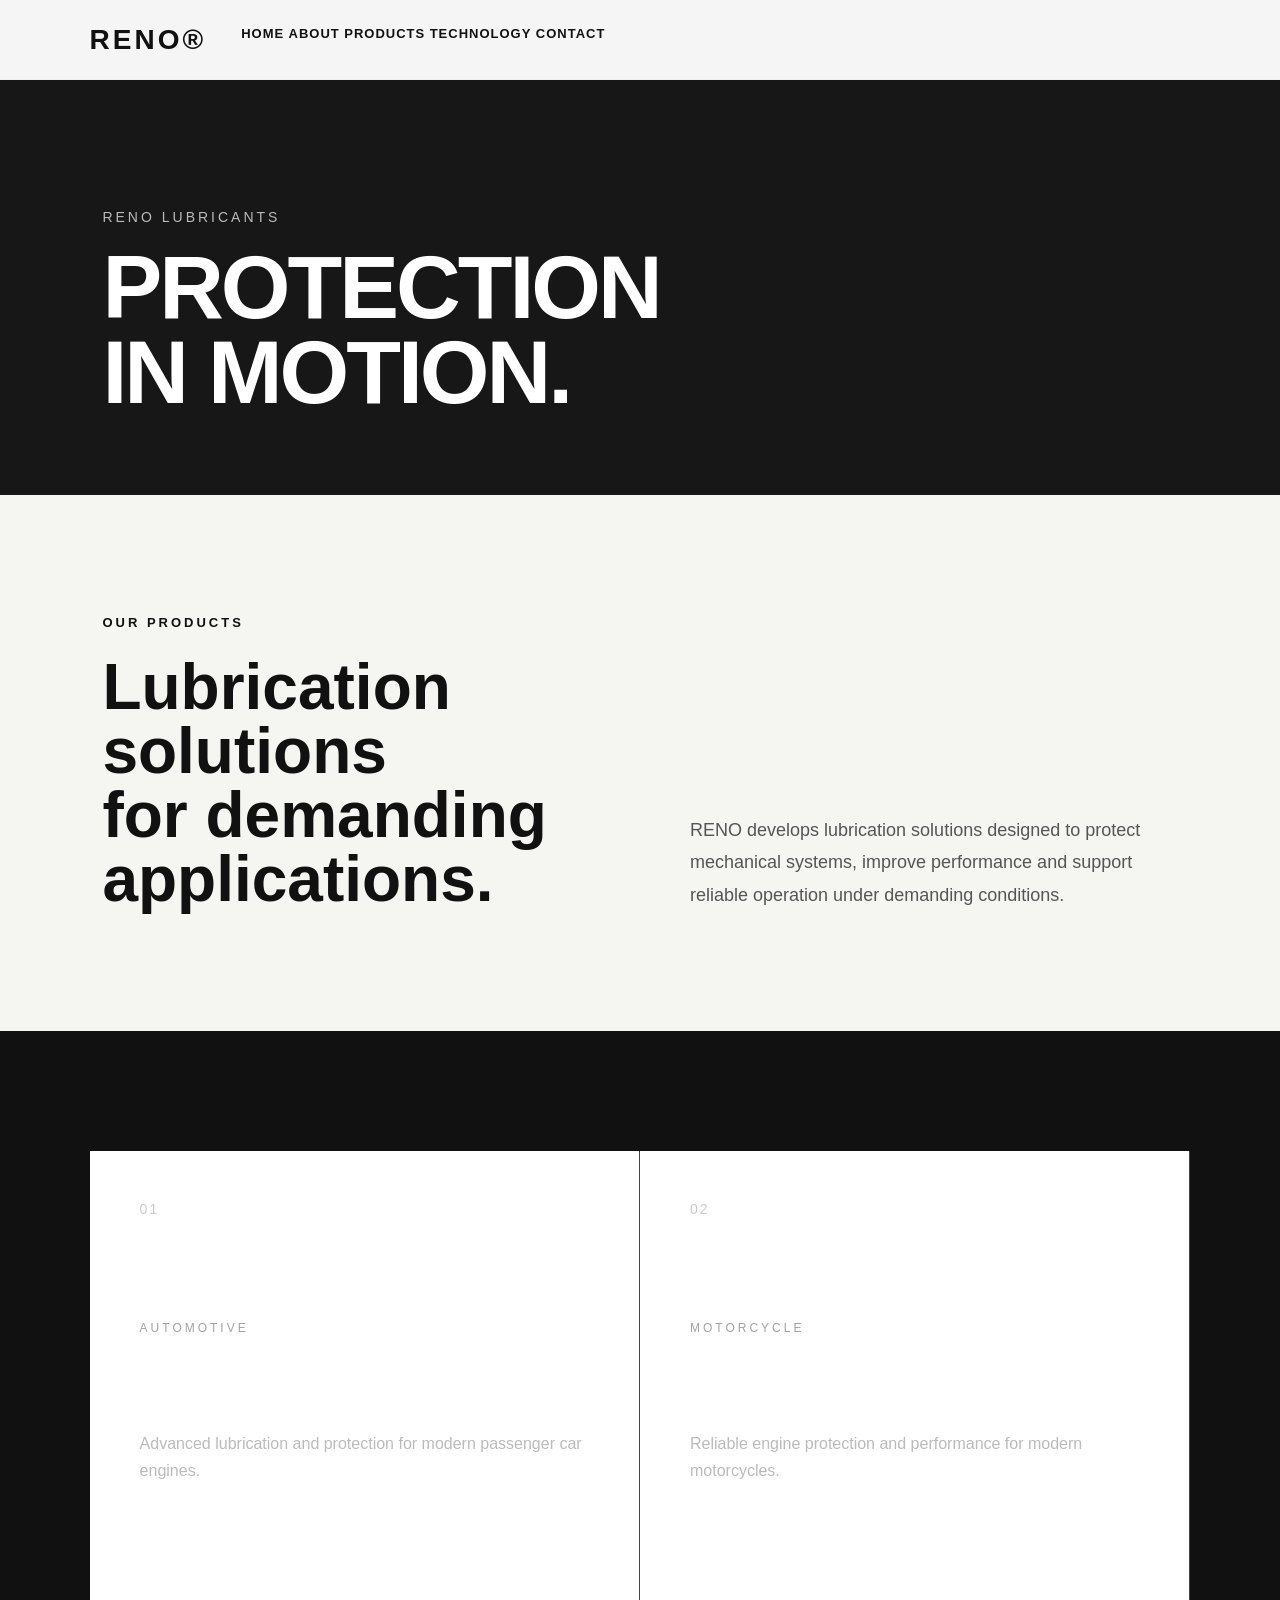
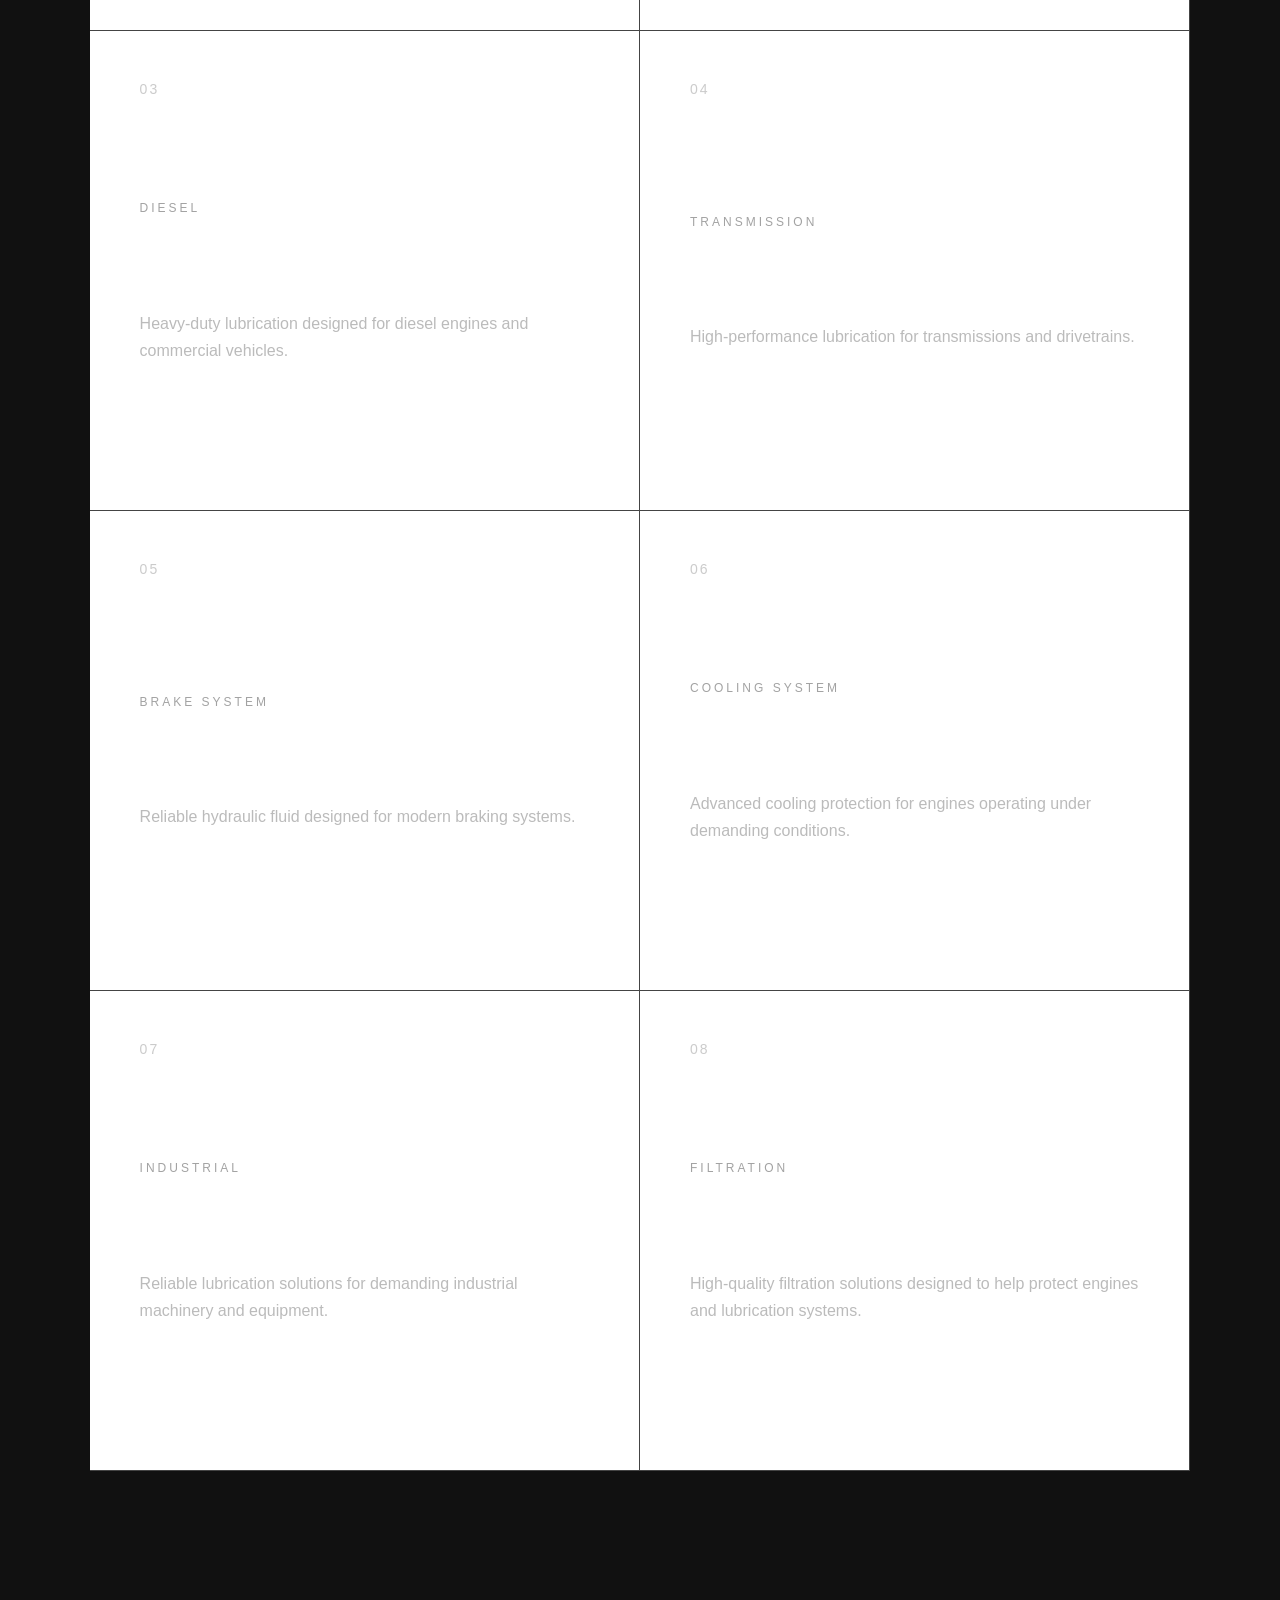
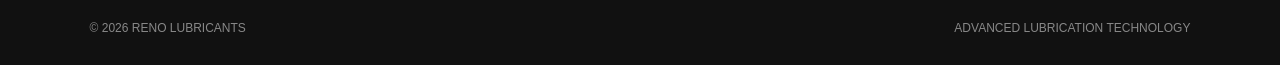
<file: products.html>
<!DOCTYPE html>
<html lang="en">
<head>
    <meta charset="UTF-8">
    <meta name="viewport" content="width=device-width, initial-scale=1.0">

    <link rel="stylesheet" href="css/style.css">

    <title>Products | RENO Lubricants</title>
</head>

<body>

    <header>
        <nav>
            <div class="logo">RENO®</div>

            <div class="nav-links">
                <a href="index.html">HOME</a>
                <a href="about.html">ABOUT</a>
                <a href="products.html">PRODUCTS</a>
                <a href="index.html#technology">TECHNOLOGY</a>
                <a href="index.html#contact">CONTACT</a>
            </div>
        </nav>
    </header>


    <main>

        <section class="page-hero products-hero">
            <div>
                <p>RENO LUBRICANTS</p>
                <h1>PROTECTION<br>IN MOTION.</h1>
            </div>
        </section>


        <section class="products-intro">

            <div>
                <p class="section-label">OUR PRODUCTS</p>
                <h2>Lubrication solutions<br>for demanding applications.</h2>
            </div>

            <p>
                RENO develops lubrication solutions designed to protect
                mechanical systems, improve performance and support reliable
                operation under demanding conditions.
            </p>

        </section>


        <section class="product-grid">

    <article class="product-card">
        <div class="product-number">01</div>

        <div>
            <p class="product-type">AUTOMOTIVE</p>
            <h2>Passenger Car Oil</h2>
            <p>
                Advanced lubrication and protection for
                modern passenger car engines.
            </p>
        </div>

        <a href="passenger-car-oil.html">VIEW PRODUCTS →</a>
    </article>


    <article class="product-card">
        <div class="product-number">02</div>

        <div>
            <p class="product-type">MOTORCYCLE</p>
            <h2>Motorcycle Oil</h2>
            <p>
                Reliable engine protection and performance
                for modern motorcycles.
            </p>
        </div>

        <a href="motorcycle-oil.html">VIEW PRODUCTS →</a>
    </article>


    <article class="product-card">
        <div class="product-number">03</div>

        <div>
            <p class="product-type">DIESEL</p>
            <h2>Diesel Oil</h2>
            <p>
                Heavy-duty lubrication designed for
                diesel engines and commercial vehicles.
            </p>
        </div>

        <a href="diesel-oil.html">VIEW PRODUCTS →</a>
    </article>


    <article class="product-card">
        <div class="product-number">04</div>

        <div>
            <p class="product-type">TRANSMISSION</p>
            <h2>Transmission Oil</h2>
            <p>
                High-performance lubrication for
                transmissions and drivetrains.
            </p>
        </div>

        <a href="transmission-oil.html">VIEW PRODUCTS →</a>
    </article>


    <article class="product-card">
        <div class="product-number">05</div>

        <div>
            <p class="product-type">BRAKE SYSTEM</p>
            <h2>Brake Oil</h2>
            <p>
                Reliable hydraulic fluid designed for
                modern braking systems.
            </p>
        </div>

        <a href="brake-oil.html">VIEW PRODUCTS →</a>
    </article>


    <article class="product-card">
        <div class="product-number">06</div>

        <div>
            <p class="product-type">COOLING SYSTEM</p>
            <h2>Coolant</h2>
            <p>
                Advanced cooling protection for engines
                operating under demanding conditions.
            </p>
        </div>

        <a href="coolant.html">VIEW PRODUCTS →</a>
    </article>


    <article class="product-card">
        <div class="product-number">07</div>

        <div>
            <p class="product-type">INDUSTRIAL</p>
            <h2>Industrial Oil</h2>
            <p>
                Reliable lubrication solutions for demanding
                industrial machinery and equipment.
            </p>
        </div>

        <a href="industrial-oil.html">VIEW PRODUCTS →</a>
    </article>


    <article class="product-card">
        <div class="product-number">08</div>

        <div>
            <p class="product-type">FILTRATION</p>
            <h2>Oil Filter</h2>
            <p>
                High-quality filtration solutions designed
                to help protect engines and lubrication systems.
            </p>
        </div>

        <a href="oil-filter.html">VIEW PRODUCTS →</a>
    </article>

</section>

    </main>


    <footer>

        <div>
            © 2026 RENO LUBRICANTS
        </div>

        <div>
            ADVANCED LUBRICATION TECHNOLOGY
        </div>

    </footer>


    <script src="js/script.js"></script>

</body>
</html>
</file>
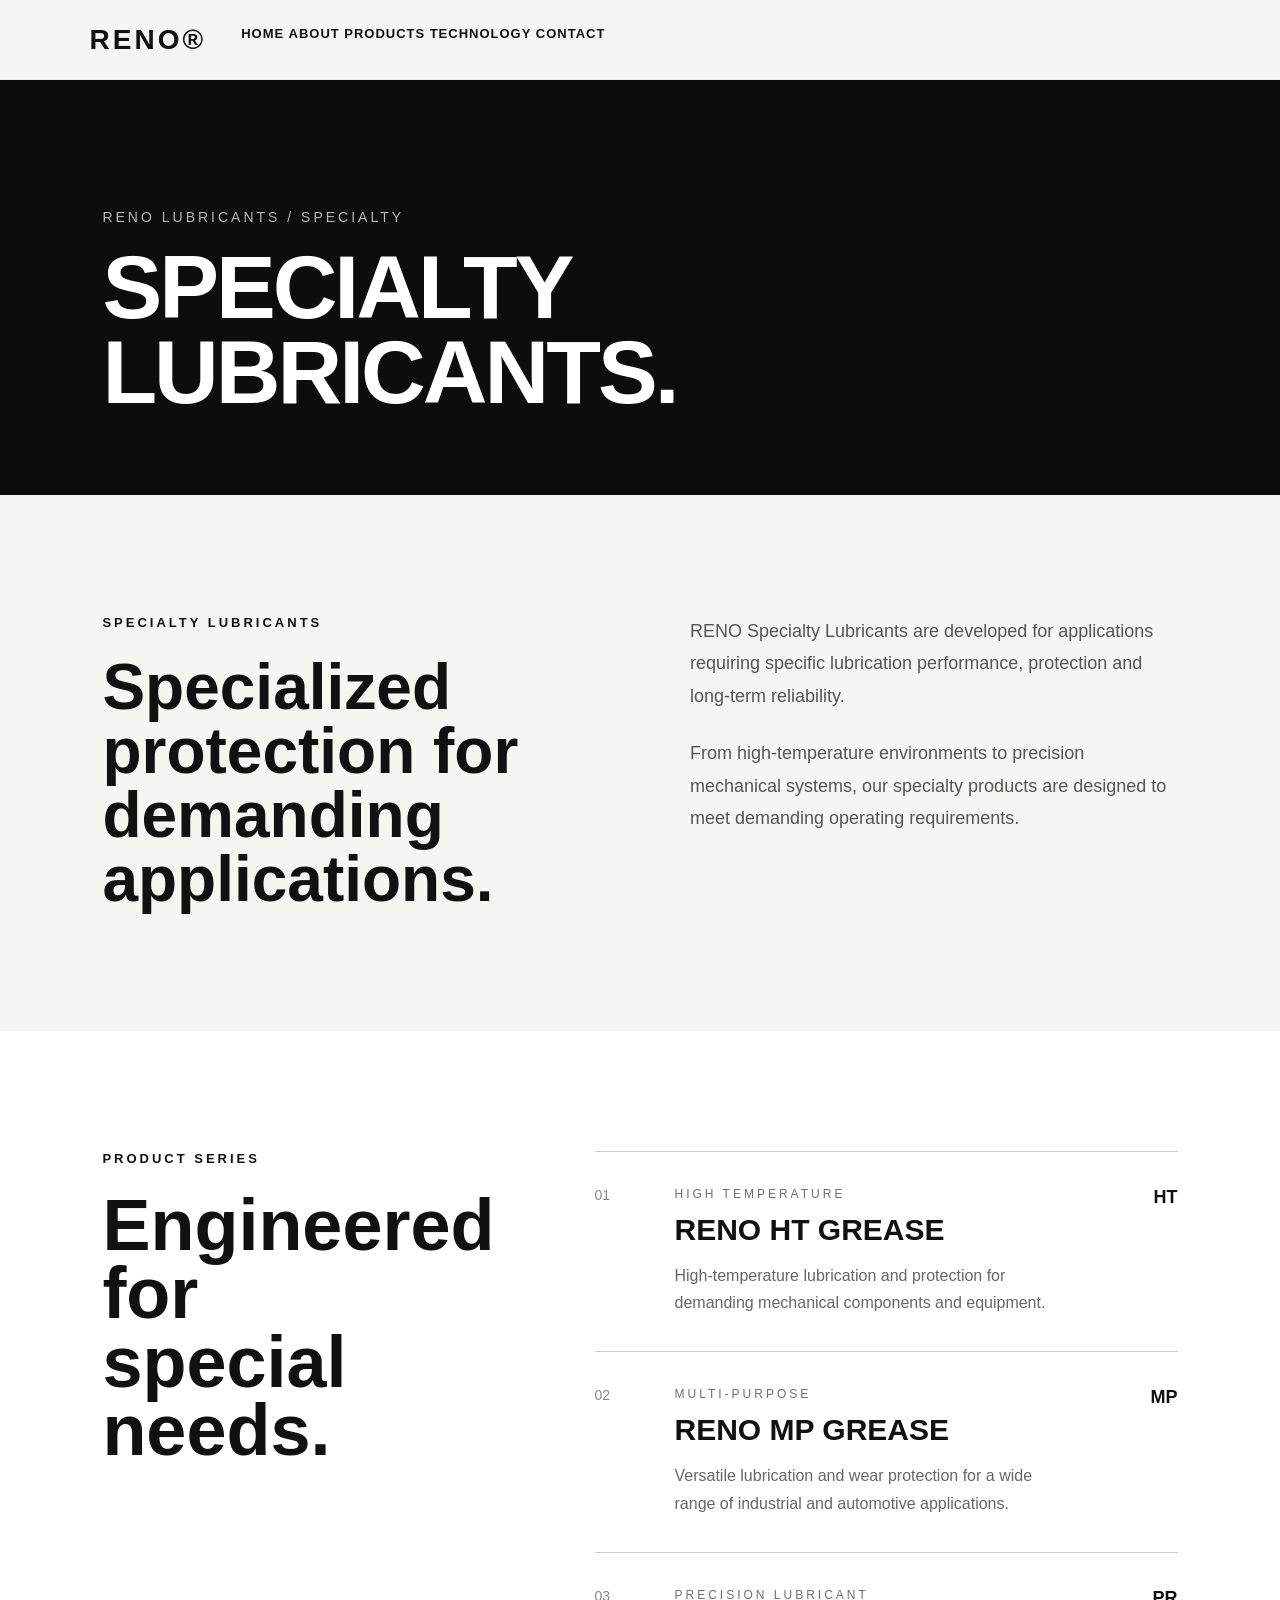
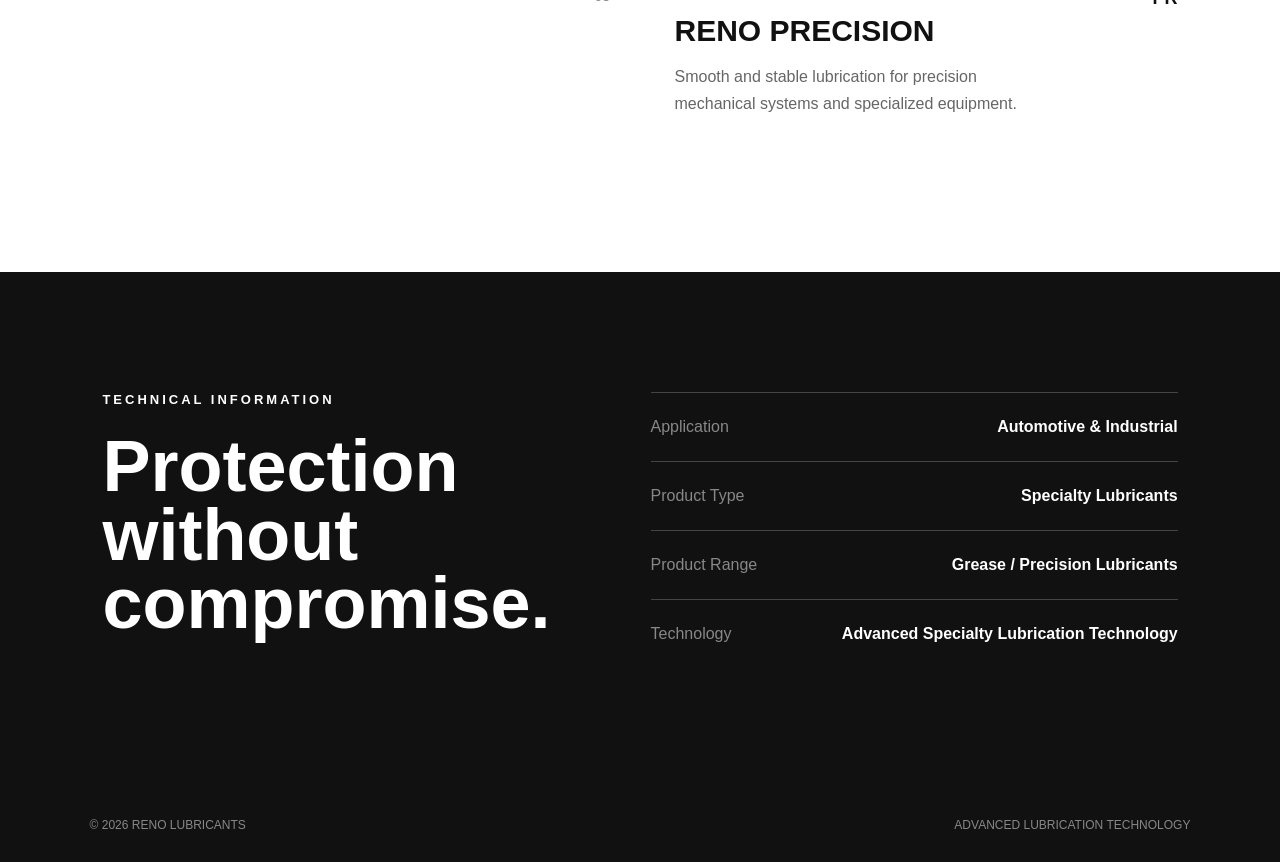
<file: specialty-lubricants.html>
<!DOCTYPE html>
<html lang="en">
<head>
    <meta charset="UTF-8">
    <meta name="viewport" content="width=device-width, initial-scale=1.0">

    <link rel="stylesheet" href="css/style.css">

    <title>Specialty Lubricants | RENO Lubricants</title>
</head>

<body>

    <header>
        <nav>
            <div class="logo">RENO®</div>

            <div class="nav-links">
                <a href="index.html">HOME</a>
                <a href="about.html">ABOUT</a>
                <a href="products.html">PRODUCTS</a>
                <a href="index.html#technology">TECHNOLOGY</a>
                <a href="index.html#contact">CONTACT</a>
            </div>
        </nav>
    </header>

    <main>

        <section class="page-hero product-detail-hero">
            <div>
                <p>RENO LUBRICANTS / SPECIALTY</p>
                <h1>SPECIALTY<br>LUBRICANTS.</h1>
            </div>
        </section>

        <section class="product-detail-intro">

            <div>
                <p class="section-label">SPECIALTY LUBRICANTS</p>
                <h2>Specialized protection for demanding applications.</h2>
            </div>

            <div>
                <p>
                    RENO Specialty Lubricants are developed for applications
                    requiring specific lubrication performance, protection
                    and long-term reliability.
                </p>

                <p>
                    From high-temperature environments to precision mechanical
                    systems, our specialty products are designed to meet
                    demanding operating requirements.
                </p>
            </div>

        </section>

        <section class="oil-series">

            <div class="series-title">
                <p class="section-label">PRODUCT SERIES</p>
                <h2>Engineered for<br>special needs.</h2>
            </div>

            <div class="series-list">

                <article class="oil-item">
                    <span>01</span>

                    <div>
                        <p class="product-type">HIGH TEMPERATURE</p>
                        <h3>RENO HT GREASE</h3>
                        <p>
                            High-temperature lubrication and protection for
                            demanding mechanical components and equipment.
                        </p>
                    </div>

                    <strong>HT</strong>
                </article>

                <article class="oil-item">
                    <span>02</span>

                    <div>
                        <p class="product-type">MULTI-PURPOSE</p>
                        <h3>RENO MP GREASE</h3>
                        <p>
                            Versatile lubrication and wear protection for a
                            wide range of industrial and automotive applications.
                        </p>
                    </div>

                    <strong>MP</strong>
                </article>

                <article class="oil-item">
                    <span>03</span>

                    <div>
                        <p class="product-type">PRECISION LUBRICANT</p>
                        <h3>RENO PRECISION</h3>
                        <p>
                            Smooth and stable lubrication for precision
                            mechanical systems and specialized equipment.
                        </p>
                    </div>

                    <strong>PR</strong>
                </article>

            </div>

        </section>

        <section class="product-specs">

            <div>
                <p class="section-label">TECHNICAL INFORMATION</p>
                <h2>Protection<br>without compromise.</h2>
            </div>

            <div class="spec-table">

                <div class="spec-row">
                    <span>Application</span>
                    <strong>Automotive & Industrial</strong>
                </div>

                <div class="spec-row">
                    <span>Product Type</span>
                    <strong>Specialty Lubricants</strong>
                </div>

                <div class="spec-row">
                    <span>Product Range</span>
                    <strong>Grease / Precision Lubricants</strong>
                </div>

                <div class="spec-row">
                    <span>Technology</span>
                    <strong>Advanced Specialty Lubrication Technology</strong>
                </div>

            </div>

        </section>

    </main>

    <footer>

        <div>
            © 2026 RENO LUBRICANTS
        </div>

        <div>
            ADVANCED LUBRICATION TECHNOLOGY
        </div>

    </footer>

    <script src="js/script.js"></script>

</body>
</html>
</file>
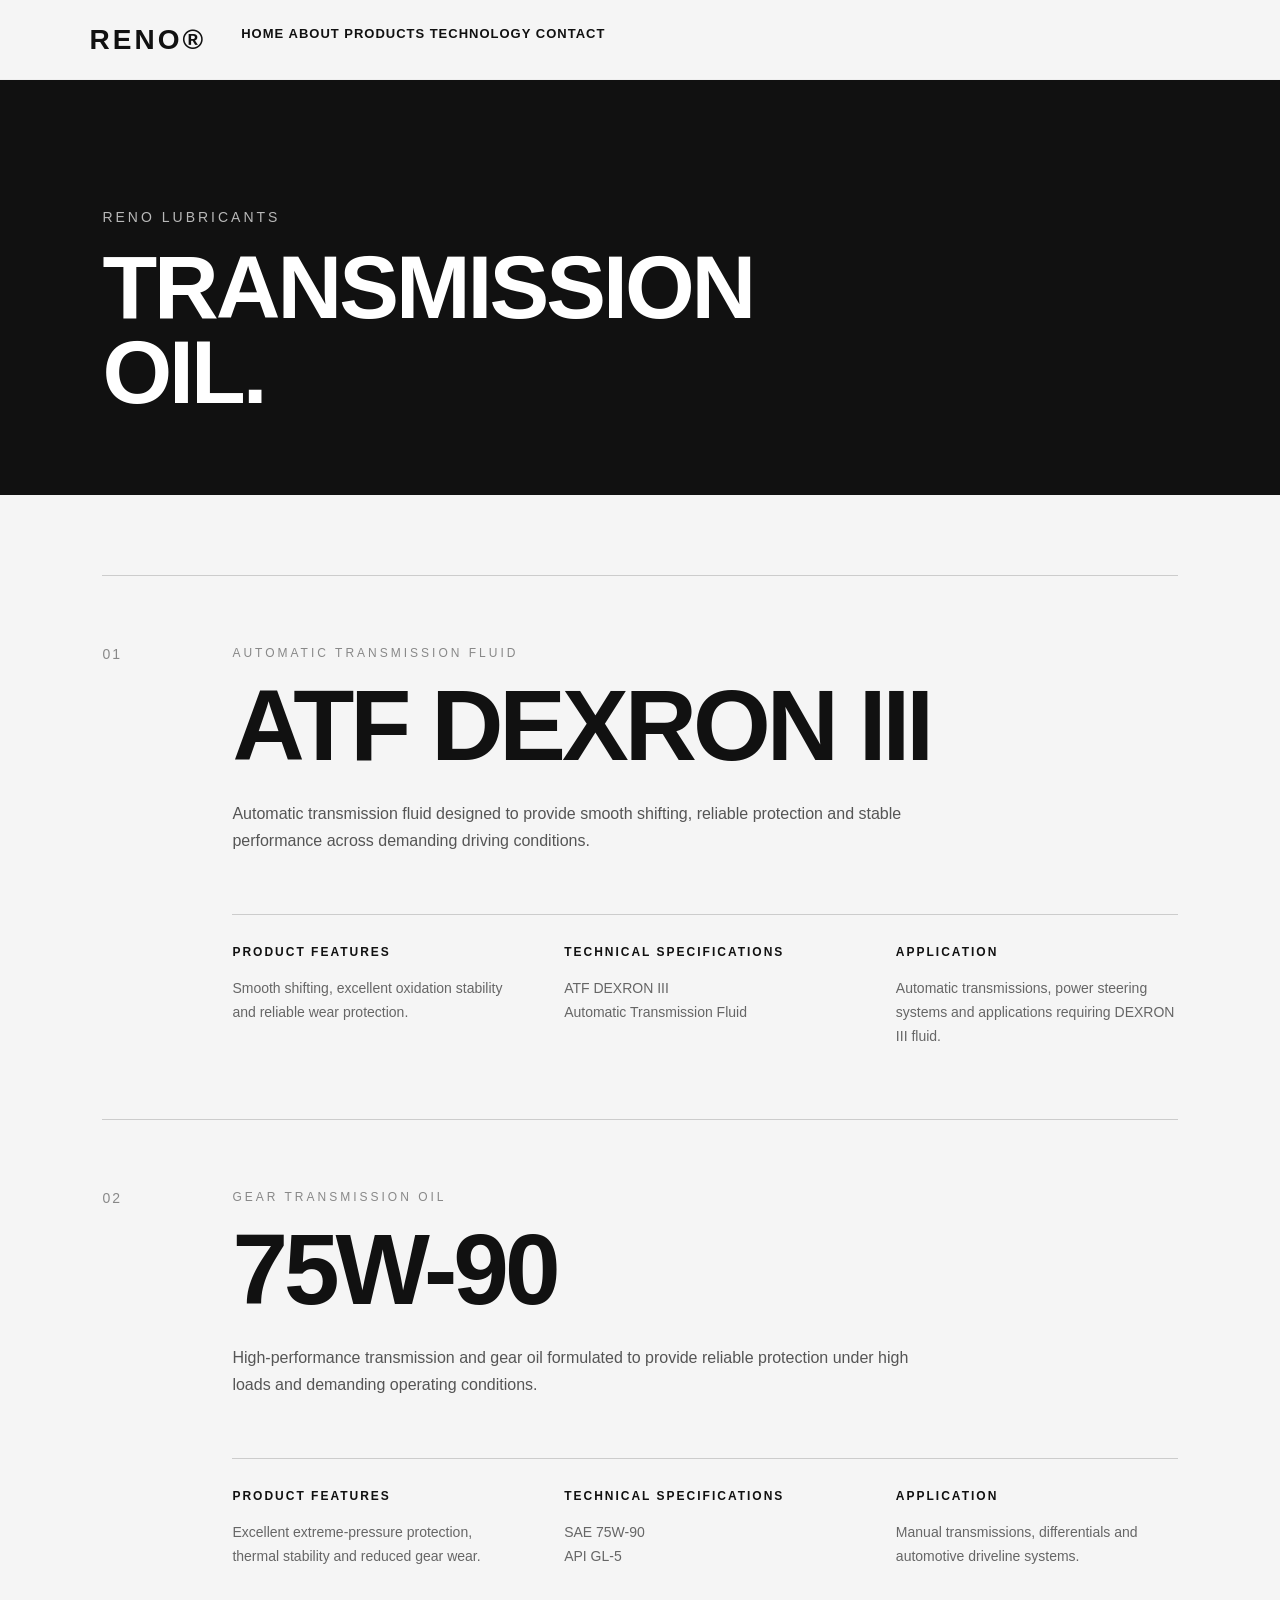
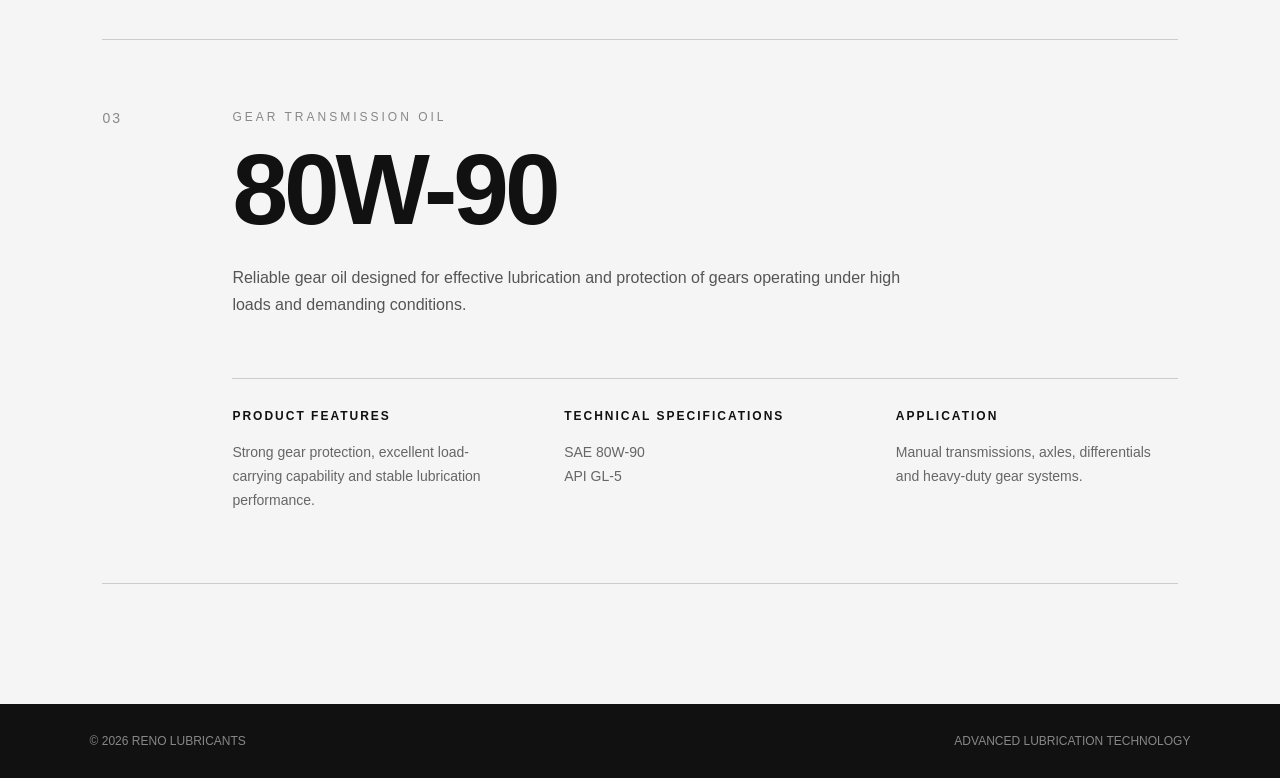
<file: transmission-oil.html>
<!DOCTYPE html>
<html lang="en">
<head>
    <meta charset="UTF-8">
    <meta name="viewport" content="width=device-width, initial-scale=1.0">

    <link rel="stylesheet" href="css/style.css">

    <title>Transmission Oil | RENO Lubricants</title>
</head>

<body>

    <header>
        <nav>
            <div class="logo">RENO®</div>

            <div class="nav-links">
                <a href="index.html">HOME</a>
                <a href="about.html">ABOUT</a>
                <a href="products.html">PRODUCTS</a>
                <a href="index.html#technology">TECHNOLOGY</a>
                <a href="index.html#contact">CONTACT</a>
            </div>
        </nav>
    </header>


    <main>

        <section class="page-hero">
            <div>
                <p>RENO LUBRICANTS</p>
                <h1>TRANSMISSION<br>OIL.</h1>
            </div>
        </section>


        <section class="product-models">

            <!-- ATF DEXRON III -->
            <article class="model-card">

                <div class="model-number">01</div>

                <div class="model-content">

                    <p class="model-type">
                        AUTOMATIC TRANSMISSION FLUID
                    </p>

                    <h2>ATF DEXRON III</h2>

                    <p class="model-description">
                        Automatic transmission fluid designed to provide
                        smooth shifting, reliable protection and stable
                        performance across demanding driving conditions.
                    </p>

                    <div class="model-info">

                        <div>
                            <h3>PRODUCT FEATURES</h3>
                            <p>
                                Smooth shifting, excellent oxidation stability
                                and reliable wear protection.
                            </p>
                        </div>

                        <div>
                            <h3>TECHNICAL SPECIFICATIONS</h3>
                            <p>
                                ATF DEXRON III<br>
                                Automatic Transmission Fluid
                            </p>
                        </div>

                        <div>
                            <h3>APPLICATION</h3>
                            <p>
                                Automatic transmissions, power steering systems
                                and applications requiring DEXRON III fluid.
                            </p>
                        </div>

                    </div>

                </div>

            </article>


            <!-- 75W-90 -->
            <article class="model-card">

                <div class="model-number">02</div>

                <div class="model-content">

                    <p class="model-type">
                        GEAR TRANSMISSION OIL
                    </p>

                    <h2>75W-90</h2>

                    <p class="model-description">
                        High-performance transmission and gear oil formulated
                        to provide reliable protection under high loads and
                        demanding operating conditions.
                    </p>

                    <div class="model-info">

                        <div>
                            <h3>PRODUCT FEATURES</h3>
                            <p>
                                Excellent extreme-pressure protection, thermal
                                stability and reduced gear wear.
                            </p>
                        </div>

                        <div>
                            <h3>TECHNICAL SPECIFICATIONS</h3>
                            <p>
                                SAE 75W-90<br>
                                API GL-5
                            </p>
                        </div>

                        <div>
                            <h3>APPLICATION</h3>
                            <p>
                                Manual transmissions, differentials and
                                automotive driveline systems.
                            </p>
                        </div>

                    </div>

                </div>

            </article>


            <!-- 80W-90 -->
            <article class="model-card">

                <div class="model-number">03</div>

                <div class="model-content">

                    <p class="model-type">
                        GEAR TRANSMISSION OIL
                    </p>

                    <h2>80W-90</h2>

                    <p class="model-description">
                        Reliable gear oil designed for effective lubrication
                        and protection of gears operating under high loads
                        and demanding conditions.
                    </p>

                    <div class="model-info">

                        <div>
                            <h3>PRODUCT FEATURES</h3>
                            <p>
                                Strong gear protection, excellent load-carrying
                                capability and stable lubrication performance.
                            </p>
                        </div>

                        <div>
                            <h3>TECHNICAL SPECIFICATIONS</h3>
                            <p>
                                SAE 80W-90<br>
                                API GL-5
                            </p>
                        </div>

                        <div>
                            <h3>APPLICATION</h3>
                            <p>
                                Manual transmissions, axles, differentials
                                and heavy-duty gear systems.
                            </p>
                        </div>

                    </div>

                </div>

            </article>

        </section>

    </main>


    <footer>

        <div>
            © 2026 RENO LUBRICANTS
        </div>

        <div>
            ADVANCED LUBRICATION TECHNOLOGY
        </div>

    </footer>


    <script src="js/script.js"></script>

</body>
</html>
</file>
<file: css/style.css>
* {
            margin: 0;
            padding: 0;
            box-sizing: border-box;
        }

        html {
            scroll-behavior: smooth;
        }

        body {
            font-family: Arial, Helvetica, sans-serif;
            color: #111;
            background: #fff;
        }

        /* ===== Navigation ===== */

        header {
            position: fixed;
            top: 0;
            left: 0;
            width: 100%;
            height: 80px;
            background: rgba(255, 255, 255, 0.96);
            display: flex;
            align-items: center;
            justify-content: space-between;
            padding: 0 7%;
            z-index: 1000;
            border-bottom: 1px solid #eee;
        }

        .logo {
            font-size: 28px;
            font-weight: 800;
            letter-spacing: 3px;
        }

        .logo span {
            font-weight: 300;
        }

        nav {
            display: flex;
            gap: 35px;
        }

        nav a {
            text-decoration: none;
            color: #111;
            font-size: 13px;
            font-weight: 600;
            letter-spacing: 1px;
            transition: 0.3s;
        }
/* =========================
   PRODUCTS DROPDOWN
   ========================= */

.nav-dropdown {
    position: relative;
}

.nav-dropdown > a {
    display: block;
}

.dropdown-menu {
    position: absolute;
    top: 100%;
    left: 50%;
    transform: translateX(-50%);
    width: 230px;
    padding: 12px 0;
    background: #111;
    opacity: 0;
    visibility: hidden;
    pointer-events: none;
    transition: 0.25s ease;
}

.dropdown-menu a {
    display: block;
    padding: 12px 22px;
    color: #fff;
    font-size: 11px;
    letter-spacing: 1.5px;
    white-space: nowrap;
}

.dropdown-menu a:hover {
    background: #222;
    color: #fff;
}

.nav-dropdown:hover .dropdown-menu {
    opacity: 1;
    visibility: visible;
    pointer-events: auto;
}
        nav a:hover {
            color: #777;
        }

        /* ===== Hero ===== */

        .hero {
            min-height: 100vh;
            padding: 160px 7% 80px;
            display: flex;
            align-items: center;
background:
    linear-gradient(
        90deg,
        rgba(0, 0, 0, 0.65) 0%,
        rgba(0, 0, 0, 0.25) 50%,
        rgba(0, 0, 0, 0.05) 100%
    ),
    url("../images/hero.jpg");
    
background-size: cover;
background-position: center center;
background-repeat: no-repeat;
        }

.hero-content {
    max-width: 750px;
}

.hero-small {
    font-size: 17px;
    font-weight: 600;
    letter-spacing: 5px;
    margin-bottom: 28px;
    color: #ffffff;
    text-shadow: 0 2px 8px rgba(0, 0, 0, 0.7);
}

.hero h1 {
    font-size: clamp(65px, 9vw, 125px);
    font-weight: 800;
    line-height: 0.9;
    letter-spacing: -5px;
    margin-bottom: 35px;
    color: #ffffff;
    text-shadow: 0 3px 15px rgba(0, 0, 0, 0.75);
}

.hero p {
    max-width: 600px;
    color: #ffffff;
    font-size: 19px;
    line-height: 1.7;
    margin-bottom: 40px;
    text-shadow: 0 2px 8px rgba(0, 0, 0, 0.7);
}

.button {
    display: inline-block;
    padding: 17px 38px;
    background: #ffffff;
    color: #111111;
    text-decoration: none;
    font-size: 13px;
    font-weight: 600;
    letter-spacing: 2px;
    transition: 0.3s;
}

        .button:hover {
            background: #444;
        }

        /* ===== Common Section ===== */

        section {
            padding: 120px 7%;
        }

        .section-title {
            font-size: 13px;
            letter-spacing: 4px;
            color: #777;
            margin-bottom: 20px;
        }

        .section-heading {
            font-size: clamp(40px, 5vw, 70px);
            line-height: 1;
            margin-bottom: 30px;
        }

        /* ===== About ===== */

        .about {
            display: grid;
            grid-template-columns: 1fr 1fr;
            gap: 80px;
            align-items: center;
        }

        .about-text p {
            color: #555;
            line-height: 1.9;
            font-size: 17px;
        }

.about-box {
    height: 420px;
    background:
        linear-gradient(135deg, rgba(10, 10, 10, 0.95), rgba(35, 35, 35, 0.88)),
        radial-gradient(circle at 80% 20%, rgba(255, 180, 40, 0.25), transparent 45%);
    color: white;
    position: relative;
    overflow: hidden;
    display: flex;
    flex-direction: column;
    justify-content: center;
    padding: 55px;
    box-sizing: border-box;
}

.about-box::before {
    content: "";
    position: absolute;
    width: 260px;
    height: 260px;
    border: 1px solid rgba(255, 255, 255, 0.15);
    border-radius: 50%;
    right: -80px;
    top: -80px;
}

.about-box::after {
    content: "";
    position: absolute;
    width: 180px;
    height: 180px;
    border: 1px solid rgba(255, 180, 40, 0.35);
    border-radius: 50%;
    right: -35px;
    top: -35px;
}

.about-box-number {
    font-size: 16px;
    font-weight: 700;
    letter-spacing: 5px;
    margin-bottom: 35px;
    color: #ffffff;
    position: relative;
    z-index: 2;
}

.about-box-text {
    font-size: 42px;
    font-weight: 800;
    line-height: 1;
    letter-spacing: -1px;
    position: relative;
    z-index: 2;
}

.about-box-line {
    width: 80px;
    height: 3px;
    background: #e5a72f;
    margin: 35px 0 20px;
    position: relative;
    z-index: 2;
}

.about-box-small {
    font-size: 11px;
    letter-spacing: 3px;
    color: #cccccc;
    position: relative;
    z-index: 2;
}

        /* ===== Products ===== */

        .products-section {
            background: #f5f5f5;
        }

       .products {
    display: grid;
    grid-template-columns: repeat(4, 1fr);
    gap: 1px;
    margin-top: 60px;
    background: #111;
}

.products .product-card {
    position: relative;
    background: #f5f5f5;
    padding: 55px 45px;
    min-height: 360px;
    display: flex;
    flex-direction: column;
    justify-content: space-between;
    overflow: hidden;
    transition: 0.4s ease;
}

.products .product-card::after {
    content: "RENO®";
    position: absolute;
    right: -15px;
    bottom: -25px;
    font-size: 90px;
    font-weight: 800;
    letter-spacing: -5px;
    color: #e8e8e8;
    pointer-events: none;
    transition: 0.4s ease;
}

.products .product-card:hover {
    background: #111;
    color: #fff;
}

.products .product-card:hover::after {
    color: #222;
}

.products .product-number {
    margin-bottom: 0;
    color: #888;
    font-size: 12px;
    letter-spacing: 3px;
}

.products .product-card h3 {
    position: relative;
    z-index: 2;
    font-size: 32px;
    letter-spacing: -1px;
}

.products .product-card h3 a {
    color: inherit;
    text-decoration: none;
}

.products .product-card p {
    position: relative;
    z-index: 2;
    max-width: 430px;
    color: #666;
    line-height: 1.7;
}

.products .product-card:hover p {
    color: #aaa;
}

.products .product-card:hover .product-number {
    color: #777;
}

        .product-card {
            background: white;
            padding: 45px 35px;
            min-height: 300px;
            transition: 0.3s;
        }

        .product-card:hover {
            transform: translateY(-8px);
        }

        .product-number {
            font-size: 13px;
            color: #999;
            letter-spacing: 2px;
            margin-bottom: 60px;
        }

        .product-card h3 {
            font-size: 28px;
            margin-bottom: 18px;
        }

        .product-card p {
            color: #666;
            line-height: 1.7;
        }

        /* ===== Technology ===== */

        .technology {
            background: #111;
            color: white;
        }

        .technology .section-title {
            color: #999;
        }

        .technology p {
            max-width: 750px;
            color: #aaa;
            line-height: 1.9;
            font-size: 18px;
        }

        /* ===== Contact ===== */

        .contact {
            text-align: center;
        }

        .contact h2 {
            font-size: clamp(45px, 6vw, 80px);
            margin-bottom: 25px;
        }

        .contact p {
            color: #666;
            margin-bottom: 40px;
        }

        /* ===== Footer ===== */

        footer {
            background: #111;
            color: #888;
            padding: 30px 7%;
            display: flex;
            justify-content: space-between;
            font-size: 12px;
        }

        /* ===== Mobile ===== */

        @media (max-width: 768px) {

            header {
                padding: 0 5%;
            }

            nav {
                gap: 12px;
            }

            nav a {
                font-size: 10px;
            }

            .hero {
                padding-left: 5%;
                padding-right: 5%;
            }

            section {
                padding: 80px 5%;
            }

            .about {
                grid-template-columns: 1fr;
            }

            .products {
                grid-template-columns: 1fr;
            }

            .about-box {
                height: 280px;
            }

            footer {
                flex-direction: column;
                gap: 10px;
            }
        }
        /* =========================
   ABOUT PAGE
   ========================= */

.page-hero {
    min-height: 55vh;
    display: flex;
    align-items: flex-end;
    padding: 120px 8% 80px;
    background: #111;
    color: #fff;
}

.page-hero p {
    font-size: 14px;
    letter-spacing: 3px;
    margin-bottom: 20px;
    opacity: 0.7;
}

.page-hero h1 {
    font-size: clamp(42px, 7vw, 90px);
    line-height: 0.95;
    font-weight: 700;
    letter-spacing: -3px;
}

.about-content {
    display: grid;
    grid-template-columns: 1.3fr 0.7fr;
    gap: 100px;
    padding: 120px 8%;
    background: #f5f5f2;
}

.section-label {
    font-size: 13px;
    letter-spacing: 3px;
    font-weight: 700;
    margin-bottom: 25px;
}

.about-text h2 {
    font-size: clamp(36px, 5vw, 64px);
    line-height: 1;
    margin-bottom: 40px;
}

.about-text > p:not(.section-label) {
    max-width: 700px;
    font-size: 18px;
    line-height: 1.8;
    margin-bottom: 25px;
}

.about-stats {
    display: flex;
    flex-direction: column;
    gap: 20px;
}

.stat {
    border-top: 1px solid #999;
    padding: 25px 0;
    display: flex;
    justify-content: space-between;
    align-items: center;
}

.stat strong {
    font-size: 42px;
}

.stat span {
    font-size: 14px;
    letter-spacing: 2px;
    text-transform: uppercase;
}

.about-values {
    display: grid;
    grid-template-columns: 0.8fr 1.2fr;
    gap: 100px;
    padding: 120px 8%;
    background: #fff;
}

.about-values h2 {
    font-size: clamp(42px, 6vw, 72px);
    line-height: 0.95;
}

.value-list {
    display: flex;
    flex-direction: column;
}

.value-item {
    border-top: 1px solid #ccc;
    padding: 35px 0;
}

.value-item h3 {
    font-size: 25px;
    margin-bottom: 15px;
}

.value-item p {
    max-width: 600px;
    line-height: 1.7;
    color: #555;
}


/* Mobile */

@media (max-width: 768px) {

    .page-hero {
        min-height: 50vh;
        padding: 100px 6% 60px;
    }

    .about-content,
    .about-values {
        grid-template-columns: 1fr;
        gap: 60px;
        padding: 80px 6%;
    }

    .about-text h2 {
        font-size: 42px;
    }

    .about-text > p:not(.section-label) {
        font-size: 16px;
    }

    .about-values h2 {
        font-size: 48px;
    }

}
/* =========================
   PRODUCTS PAGE
   ========================= */

.products-hero {
    background: #171717;
}

.products-intro {
    display: grid;
    grid-template-columns: 1fr 1fr;
    gap: 100px;
    padding: 120px 8%;
    background: #f5f5f2;
    align-items: end;
}

.products-intro h2 {
    font-size: clamp(38px, 5vw, 64px);
    line-height: 1;
}

.products-intro > p {
    max-width: 600px;
    font-size: 18px;
    line-height: 1.8;
    color: #555;
}

.product-grid {
    display: grid;
    grid-template-columns: 1fr 1fr;
    background: #111;
}

.product-card {
    min-height: 480px;
    padding: 50px;
    color: #fff;
    border-right: 1px solid #444;
    border-bottom: 1px solid #444;

    display: flex;
    flex-direction: column;
    justify-content: space-between;

    transition: background 0.3s ease;
}

.product-card:hover {
    background: #222;
}

.product-number {
    font-size: 14px;
    letter-spacing: 2px;
    opacity: 0.5;
}

.product-type {
    font-size: 12px;
    letter-spacing: 3px;
    opacity: 0.6;
    margin-bottom: 15px;
}

.product-card h2 {
    font-size: clamp(35px, 4vw, 55px);
    line-height: 1;
    margin-bottom: 25px;
}

.product-card div:nth-child(2) p:last-child {
    max-width: 500px;
    font-size: 16px;
    line-height: 1.7;
    color: #bbb;
}

.product-card a {
    color: #fff;
    text-decoration: none;
    font-size: 13px;
    letter-spacing: 2px;
    margin-top: 40px;
}

.product-card a:hover {
    text-decoration: underline;
}


/* Products mobile */

@media (max-width: 768px) {

    .products-intro {
        grid-template-columns: 1fr;
        gap: 50px;
        padding: 80px 6%;
    }

    .products-intro h2 {
        font-size: 42px;
    }

    .product-grid {
        grid-template-columns: 1fr;
    }

    .product-card {
        min-height: 420px;
        padding: 35px;
    }

}/* =========================
   ENGINE OIL PRODUCT PAGE
   ========================= */

.product-detail-hero {
    background: #0d0d0d;
}

.product-detail-intro {
    display: grid;
    grid-template-columns: 1fr 1fr;
    gap: 100px;
    padding: 120px 8%;
    background: #f5f5f2;
}

.product-detail-intro h2 {
    font-size: clamp(38px, 5vw, 64px);
    line-height: 1;
    max-width: 650px;
}

.product-detail-intro > div:last-child {
    max-width: 600px;
}

.product-detail-intro > div:last-child p {
    font-size: 18px;
    line-height: 1.8;
    color: #555;
    margin-bottom: 25px;
}


/* Product Series */

.oil-series {
    display: grid;
    grid-template-columns: 0.8fr 1.2fr;
    gap: 100px;
    padding: 120px 8%;
    background: #fff;
}

.series-title h2 {
    font-size: clamp(42px, 6vw, 72px);
    line-height: 0.95;
}

.series-list {
    display: flex;
    flex-direction: column;
}

.oil-item {
    display: grid;
    grid-template-columns: 50px 1fr 100px;
    gap: 30px;
    align-items: start;

    padding: 35px 0;
    border-top: 1px solid #ccc;
}

.oil-item > span {
    font-size: 14px;
    opacity: 0.5;
}

.oil-item .product-type {
    margin-bottom: 12px;
}

.oil-item h3 {
    font-size: 30px;
    margin-bottom: 15px;
}

.oil-item p:last-child {
    max-width: 500px;
    color: #666;
    line-height: 1.7;
}

.oil-item > strong {
    font-size: 18px;
    text-align: right;
}


/* Technical Information */

.product-specs {
    display: grid;
    grid-template-columns: 0.8fr 1.2fr;
    gap: 100px;
    padding: 120px 8%;
    background: #111;
    color: #fff;
}

.product-specs h2 {
    font-size: clamp(42px, 6vw, 72px);
    line-height: 0.95;
}

.spec-table {
    display: flex;
    flex-direction: column;
}

.spec-row {
    display: flex;
    justify-content: space-between;
    gap: 30px;

    padding: 25px 0;
    border-top: 1px solid #444;
}

.spec-row span {
    color: #888;
}

.spec-row strong {
    text-align: right;
}

/* =========================
   TECHNOLOGY - NEW DESIGN
   ========================= */

.technology {
    padding: 140px 8%;
    background: #111;
    color: #fff;
}

.technology-header {
    display: grid;
    grid-template-columns: 0.35fr 1fr;
    gap: 80px;
    align-items: start;
    padding-bottom: 100px;
}

.technology .section-title {
    color: #888;
}

.technology-main-title {
    font-size: clamp(55px, 9vw, 120px);
    line-height: 0.88;
    letter-spacing: -5px;
    font-weight: 700;
}

.technology-main-title span {
    color: #777;
}

.technology-grid {
    display: grid;
    grid-template-columns: 1fr 1fr 1fr;
    border-top: 1px solid #444;
}

.technology-intro,
.technology-item {
    padding: 35px 30px 35px 0;
}

.technology-intro {
    padding-right: 60px;
}

.technology-intro p {
    color: #aaa;
    font-size: 17px;
    line-height: 1.7;
}

.technology-item {
    border-left: 1px solid #444;
    padding-left: 30px;
}

.technology-number {
    display: block;
    font-size: 13px;
    color: #777;
    letter-spacing: 2px;
    margin-bottom: 45px;
}

.technology-item h3 {
    font-size: 18px;
    letter-spacing: 1px;
    margin-bottom: 20px;
}

.technology-item p {
    color: #999;
    line-height: 1.7;
    font-size: 14px;
    max-width: 300px;
}

/* Technology Mobile */

@media (max-width: 768px) {

    .technology {
        padding: 90px 6%;
    }

    .technology-header {
        grid-template-columns: 1fr;
        gap: 40px;
        padding-bottom: 70px;
    }

    .technology-main-title {
        font-size: 58px;
        letter-spacing: -3px;
    }

    .technology-grid {
        grid-template-columns: 1fr;
    }

    .technology-intro,
    .technology-item {
        padding: 30px 0;
        border-left: none;
    }

    .technology-item {
        border-top: 1px solid #444;
    }

    .technology-number {
        margin-bottom: 25px;
    }
}
/* =========================
   PRODUCT MODEL PAGE
   ========================= */

.product-models {
    padding: 80px 8% 120px;
    background: #f5f5f5;
}

.model-card {
    display: grid;
    grid-template-columns: 80px 1fr;
    gap: 50px;
    padding: 70px 0;
    border-top: 1px solid #ccc;
}

.model-card:last-child {
    border-bottom: 1px solid #ccc;
}

.model-number {
    font-size: 14px;
    letter-spacing: 2px;
    color: #888;
}

.model-type {
    font-size: 12px;
    letter-spacing: 3px;
    color: #888;
    margin-bottom: 20px;
}

.model-content h2 {
    font-size: clamp(55px, 8vw, 100px);
    line-height: 0.9;
    letter-spacing: -4px;
    margin-bottom: 30px;
}

.model-description {
    max-width: 700px;
    font-size: 16px;
    line-height: 1.7;
    color: #555;
    margin-bottom: 60px;
}

.model-info {
    display: grid;
    grid-template-columns: repeat(3, 1fr);
    gap: 50px;
    border-top: 1px solid #ccc;
    padding-top: 30px;
}

.model-info h3 {
    font-size: 12px;
    letter-spacing: 2px;
    margin-bottom: 18px;
}

.model-info p {
    font-size: 14px;
    line-height: 1.7;
    color: #666;
    max-width: 280px;
}


/* MOBILE */

@media (max-width: 768px) {

    .product-models {
        padding: 60px 6% 80px;
    }

    .model-card {
        grid-template-columns: 1fr;
        gap: 25px;
        padding: 50px 0;
    }

    .model-content h2 {
        font-size: 65px;
    }

    .model-description {
        margin-bottom: 40px;
    }

    .model-info {
        grid-template-columns: 1fr;
        gap: 30px;
    }

}/* =========================
   HERO BACKGROUND IMAGE
   ========================= */

.product-image {
    display: block;
    width: 100%;
    height: 260px;
    overflow: hidden;
    background: #111;
}

.product-image img {
    width: 100%;
    height: 100%;
    object-fit: contain;
    display: block;
}
</file>
